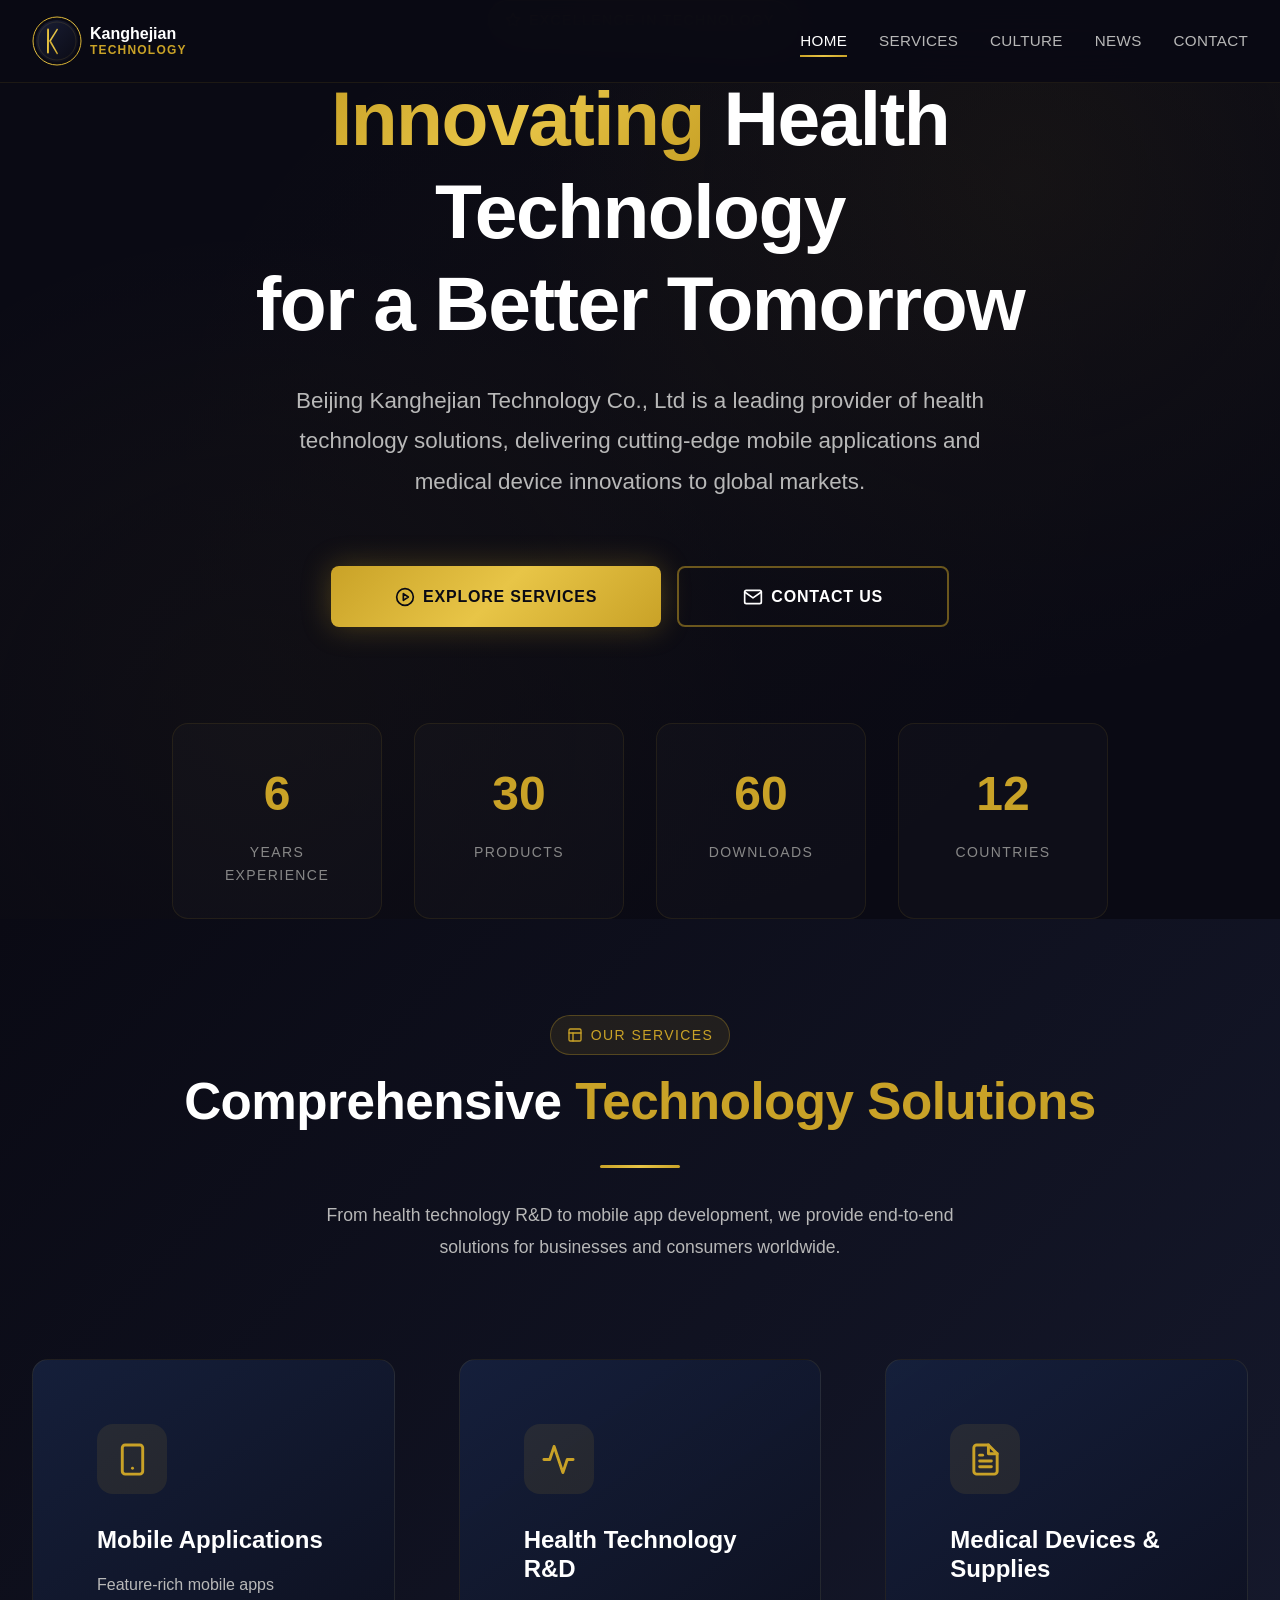
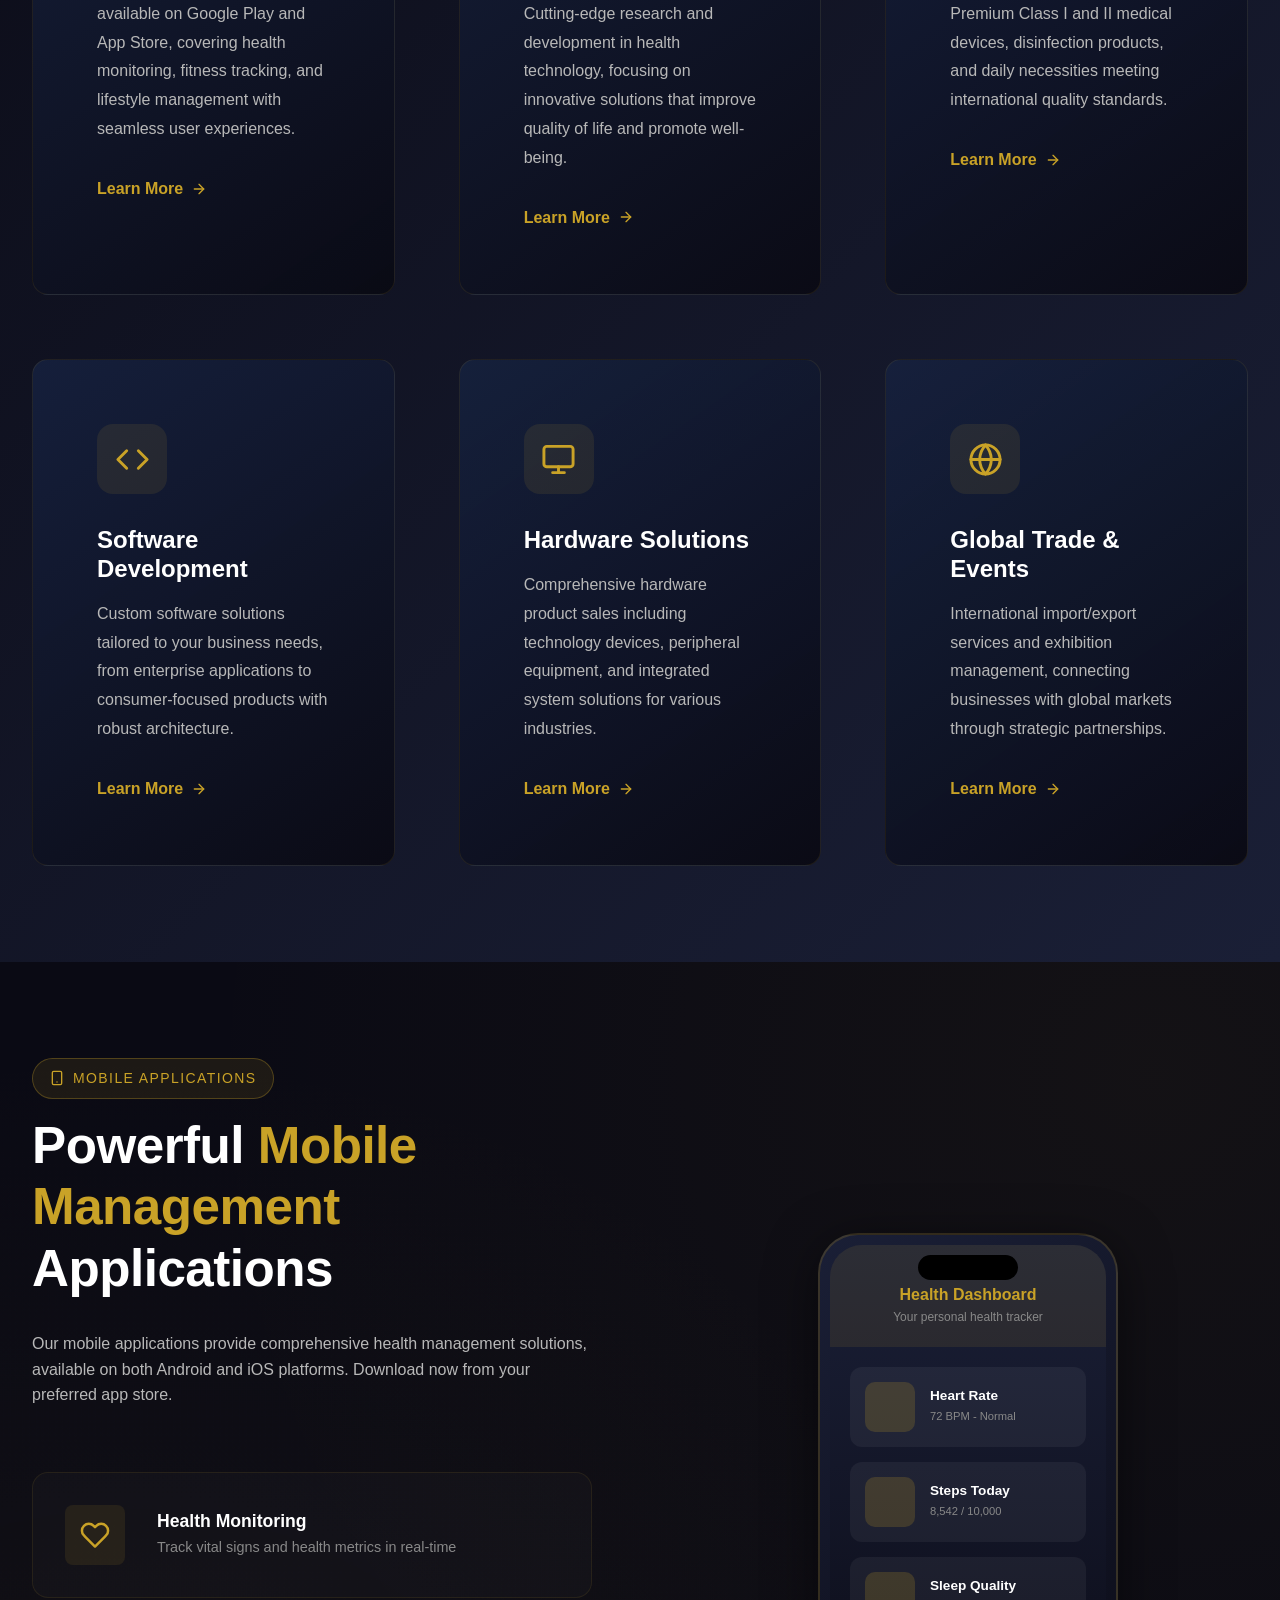
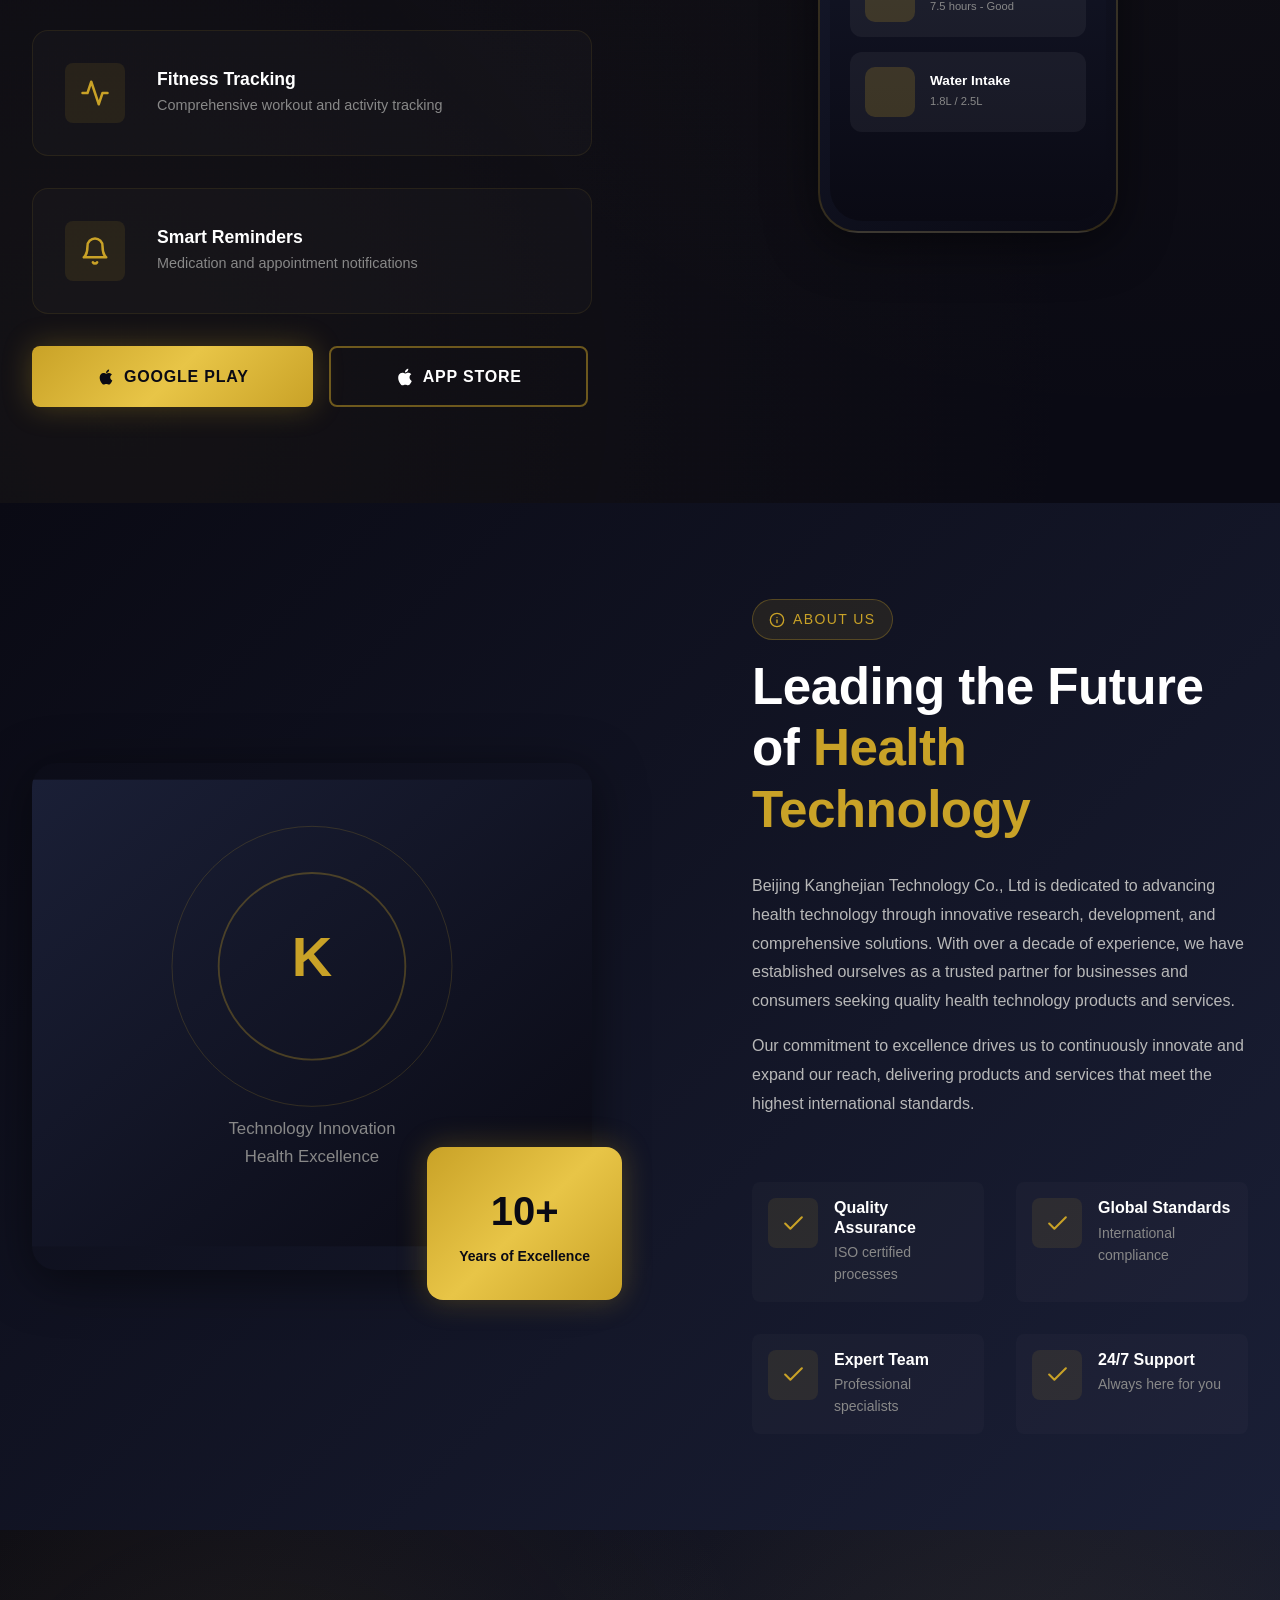
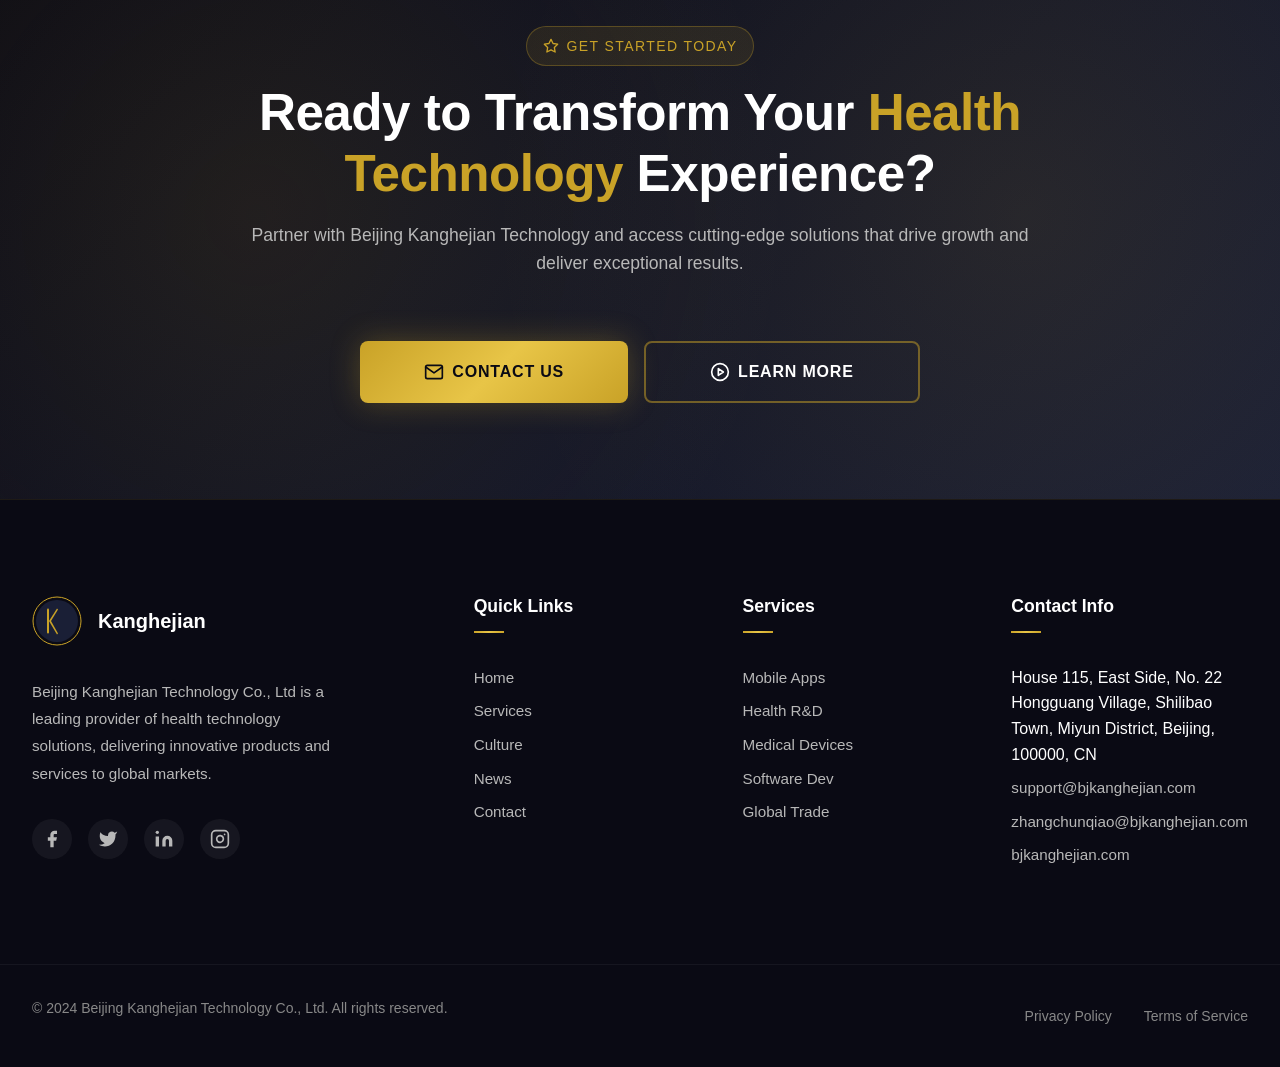
<file: index.html>
<!DOCTYPE html>
<html lang="en">
<head>
    <meta charset="UTF-8">
    <meta name="viewport" content="width=device-width, initial-scale=1.0">
    <meta name="description" content="Beijing Kanghejian Technology Co., Ltd - Leading provider of health technology R&D, medical device sales, software development, and mobile app solutions. Available on Google Play and App Store.">
    <meta name="keywords" content="health technology, medical devices, software development, mobile apps, health information consulting, medical supplies">
    <meta name="author" content="Beijing Kanghejian Technology Co., Ltd">
    <meta name="robots" content="index, follow">
    <meta name="language" content="English">
    
    <!-- Open Graph -->
    <meta property="og:title" content="Beijing Kanghejian Technology Co., Ltd">
    <meta property="og:description" content="Leading provider of health technology solutions, medical devices, and mobile applications.">
    <meta property="og:type" content="website">
    <meta property="og:url" content="https://bjkanghejian.com">
    <meta property="og:site_name" content="Beijing Kanghejian Technology">
    
    <!-- Twitter Card -->
    <meta name="twitter:card" content="summary_large_image">
    <meta name="twitter:title" content="Beijing Kanghejian Technology Co., Ltd">
    <meta name="twitter:description" content="Leading provider of health technology solutions, medical devices, and mobile applications.">
    
    <!-- Canonical URL -->
    <link rel="canonical" href="https://bjkanghejian.com">
    
    <title>Beijing Kanghejian Technology Co., Ltd | Health Technology & Mobile Apps</title>
    
    <!-- Favicon -->
    <link rel="icon" type="image/svg+xml" href="data:image/svg+xml,%3Csvg xmlns='http://www.w3.org/2000/svg' viewBox='0 0 100 100'%3E%3Ccircle cx='50' cy='50' r='48' fill='none' stroke='%23c9a227' stroke-width='2'/%3E%3Ccircle cx='50' cy='50' r='42' fill='%231a1f36'/%3E%3Ctext x='50' y='62' text-anchor='middle' font-size='36' font-weight='bold' fill='%23c9a227'%3EK%3C/text%3E%3C/svg%3E">
    
    <!-- Stylesheets -->
    <link rel="stylesheet" href="css/styles.css">
    
    <!-- Structured Data -->
    <script type="application/ld+json">
    {
        "@context": "https://schema.org",
        "@type": "Organization",
        "name": "Beijing Kanghejian Technology Co., Ltd",
        "url": "https://bjkanghejian.com",
        "logo": "https://bjkanghejian.com/images/logo.png",
        "description": "Leading provider of health technology R&D, medical device sales, software development, and mobile applications.",
        "address": {
            "@type": "PostalAddress",
            "streetAddress": "House 115, East Side, No. 22 Hongguang Village, Shilibao Town",
            "addressLocality": "Miyun District",
            "addressRegion": "Beijing",
            "postalCode": "100000",
            "addressCountry": "CN"
        },
        "contactPoint": {
            "@type": "ContactPoint",
            "email": "support@bjkanghejian.com",
            "contactType": "customer service"
        }
    }
    </script>
</head>
<body>
    <!-- Loading Screen -->
    <div class="loading-screen">
        <div class="loading-spinner"></div>
    </div>

    <!-- Header -->
    <header class="header">
        <div class="header-inner">
            <a href="index.html" class="logo">
                <svg xmlns="http://www.w3.org/2000/svg" viewBox="0 0 100 100" width="50" height="50">
                    <defs>
                        <linearGradient id="goldGradient" x1="0%" y1="0%" x2="100%" y2="100%">
                            <stop offset="0%" style="stop-color:#c9a227"/>
                            <stop offset="50%" style="stop-color:#e8c547"/>
                            <stop offset="100%" style="stop-color:#c9a227"/>
                        </linearGradient>
                        <linearGradient id="darkGradient" x1="0%" y1="0%" x2="100%" y2="100%">
                            <stop offset="0%" style="stop-color:#1a1f36"/>
                            <stop offset="100%" style="stop-color:#0a0a14"/>
                        </linearGradient>
                    </defs>
                    <circle cx="50" cy="50" r="48" fill="none" stroke="url(#goldGradient)" stroke-width="2"/>
                    <circle cx="50" cy="50" r="42" fill="url(#darkGradient)"/>
                    <g fill="url(#goldGradient)">
                        <rect x="30" y="25" width="4" height="50" rx="2"/>
                        <path d="M34 50 L50 25 L52 27 L38 50 Z"/>
                        <path d="M38 50 L52 75 L50 77 L34 50 Z"/>
                    </g>
                    <circle cx="50" cy="50" r="38" fill="none" stroke="url(#goldGradient)" stroke-width="0.5" opacity="0.5"/>
                </svg>
                <div class="logo-text">
                    <span>Kanghejian</span>
                    <span>Technology</span>
                </div>
            </a>
            
            <nav class="nav">
                <ul class="nav-list">
                    <li><a href="index.html" class="nav-link active">Home</a></li>
                    <li><a href="services.html" class="nav-link">Services</a></li>
                    <li><a href="culture.html" class="nav-link">Culture</a></li>
                    <li><a href="news.html" class="nav-link">News</a></li>
                    <li><a href="contact.html" class="nav-link">Contact</a></li>
                </ul>
            </nav>
            
            <button class="mobile-toggle" aria-label="Toggle navigation menu">
                <span></span>
                <span></span>
                <span></span>
            </button>
        </div>
    </header>

    <!-- Mobile Navigation -->
    <div class="mobile-nav">
        <button class="mobile-close" aria-label="Close navigation menu">×</button>
        <ul class="mobile-nav-list">
            <li><a href="index.html" class="mobile-nav-link">Home</a></li>
            <li><a href="services.html" class="mobile-nav-link">Services</a></li>
            <li><a href="culture.html" class="mobile-nav-link">Culture</a></li>
            <li><a href="news.html" class="mobile-nav-link">News</a></li>
            <li><a href="contact.html" class="mobile-nav-link">Contact</a></li>
        </ul>
    </div>

    <!-- Hero Section -->
    <section class="hero">
        <div class="hero-background">
            <div class="hero-particles"></div>
        </div>
        <div class="hero-overlay"></div>
        <div class="hero-content">
            <div class="hero-badge">
                <svg xmlns="http://www.w3.org/2000/svg" width="16" height="16" viewBox="0 0 24 24" fill="none" stroke="currentColor" stroke-width="2" stroke-linecap="round" stroke-linejoin="round">
                    <polygon points="12 2 15.09 8.26 22 9.27 17 14.14 18.18 21.02 12 17.77 5.82 21.02 7 14.14 2 9.27 8.91 8.26 12 2"/>
                </svg>
                Excellence in Technology
            </div>
            <h1 class="hero-title">
                <span class="highlight">Innovating</span> Health Technology<br>
                for a Better Tomorrow
            </h1>
            <p class="hero-subtitle">
                Beijing Kanghejian Technology Co., Ltd is a leading provider of health technology solutions, 
                delivering cutting-edge mobile applications and medical device innovations to global markets.
            </p>
            <div class="hero-buttons">
                <a href="services.html" class="btn btn-primary">
                    <svg xmlns="http://www.w3.org/2000/svg" width="20" height="20" viewBox="0 0 24 24" fill="none" stroke="currentColor" stroke-width="2" stroke-linecap="round" stroke-linejoin="round">
                        <circle cx="12" cy="12" r="10"/>
                        <polygon points="10 8 16 12 10 16 10 8"/>
                    </svg>
                    Explore Services
                </a>
                <a href="contact.html" class="btn btn-secondary">
                    <svg xmlns="http://www.w3.org/2000/svg" width="20" height="20" viewBox="0 0 24 24" fill="none" stroke="currentColor" stroke-width="2" stroke-linecap="round" stroke-linejoin="round">
                        <path d="M4 4h16c1.1 0 2 .9 2 2v12c0 1.1-.9 2-2 2H4c-1.1 0-2-.9-2-2V6c0-1.1.9-2 2-2z"/>
                        <polyline points="22,6 12,13 2,6"/>
                    </svg>
                    Contact Us
                </a>
            </div>
            <div class="hero-stats">
                <div class="hero-stat">
                    <div class="hero-stat-number" data-target="10" data-suffix="+">0+</div>
                    <div class="hero-stat-label">Years Experience</div>
                </div>
                <div class="hero-stat">
                    <div class="hero-stat-number" data-target="50" data-suffix="+">0+</div>
                    <div class="hero-stat-label">Products</div>
                </div>
                <div class="hero-stat">
                    <div class="hero-stat-number" data-target="100" data-suffix="K+">0+</div>
                    <div class="hero-stat-label">Downloads</div>
                </div>
                <div class="hero-stat">
                    <div class="hero-stat-number" data-target="20" data-suffix="+">0+</div>
                    <div class="hero-stat-label">Countries</div>
                </div>
            </div>
        </div>
    </section>

    <!-- Services Preview -->
    <section class="section section-gradient">
        <div class="container">
            <div class="section-header scroll-reveal">
                <div class="section-badge">
                    <svg xmlns="http://www.w3.org/2000/svg" width="16" height="16" viewBox="0 0 24 24" fill="none" stroke="currentColor" stroke-width="2" stroke-linecap="round" stroke-linejoin="round">
                        <rect x="3" y="3" width="18" height="18" rx="2" ry="2"/>
                        <line x1="3" y1="9" x2="21" y2="9"/>
                        <line x1="9" y1="21" x2="9" y2="9"/>
                    </svg>
                    Our Services
                </div>
                <h2 class="section-title">Comprehensive <span class="text-gold">Technology Solutions</span></h2>
                <div class="divider"></div>
                <p class="section-subtitle">
                    From health technology R&D to mobile app development, we provide end-to-end solutions 
                    for businesses and consumers worldwide.
                </p>
            </div>
            
            <div class="grid-3">
                <article class="card service-card scroll-reveal delay-1">
                    <div class="card-icon">
                        <svg xmlns="http://www.w3.org/2000/svg" width="35" height="35" viewBox="0 0 24 24" fill="none" stroke="currentColor" stroke-width="2" stroke-linecap="round" stroke-linejoin="round">
                            <rect x="5" y="2" width="14" height="20" rx="2" ry="2"/>
                            <line x1="12" y1="18" x2="12.01" y2="18"/>
                        </svg>
                    </div>
                    <h3 class="card-title">Mobile Applications</h3>
                    <p class="card-text">
                        Feature-rich mobile apps available on Google Play and App Store, covering health monitoring, 
                        fitness tracking, and lifestyle management with seamless user experiences.
                    </p>
                    <a href="services.html#mobile-apps" class="card-link">
                        Learn More
                        <svg xmlns="http://www.w3.org/2000/svg" width="16" height="16" viewBox="0 0 24 24" fill="none" stroke="currentColor" stroke-width="2" stroke-linecap="round" stroke-linejoin="round">
                            <line x1="5" y1="12" x2="19" y2="12"/>
                            <polyline points="12 5 19 12 12 19"/>
                        </svg>
                    </a>
                </article>
                
                <article class="card service-card scroll-reveal delay-2">
                    <div class="card-icon">
                        <svg xmlns="http://www.w3.org/2000/svg" width="35" height="35" viewBox="0 0 24 24" fill="none" stroke="currentColor" stroke-width="2" stroke-linecap="round" stroke-linejoin="round">
                            <path d="M22 12h-4l-3 9L9 3l-3 9H2"/>
                        </svg>
                    </div>
                    <h3 class="card-title">Health Technology R&D</h3>
                    <p class="card-text">
                        Cutting-edge research and development in health technology, focusing on innovative solutions 
                        that improve quality of life and promote well-being.
                    </p>
                    <a href="services.html#health-tech" class="card-link">
                        Learn More
                        <svg xmlns="http://www.w3.org/2000/svg" width="16" height="16" viewBox="0 0 24 24" fill="none" stroke="currentColor" stroke-width="2" stroke-linecap="round" stroke-linejoin="round">
                            <line x1="5" y1="12" x2="19" y2="12"/>
                            <polyline points="12 5 19 12 12 19"/>
                        </svg>
                    </a>
                </article>
                
                <article class="card service-card scroll-reveal delay-3">
                    <div class="card-icon">
                        <svg xmlns="http://www.w3.org/2000/svg" width="35" height="35" viewBox="0 0 24 24" fill="none" stroke="currentColor" stroke-width="2" stroke-linecap="round" stroke-linejoin="round">
                            <path d="M14 2H6a2 2 0 0 0-2 2v16a2 2 0 0 0 2 2h12a2 2 0 0 0 2-2V8z"/>
                            <polyline points="14 2 14 8 20 8"/>
                            <line x1="16" y1="13" x2="8" y2="13"/>
                            <line x1="16" y1="17" x2="8" y2="17"/>
                            <polyline points="10 9 9 9 8 9"/>
                        </svg>
                    </div>
                    <h3 class="card-title">Medical Devices & Supplies</h3>
                    <p class="card-text">
                        Premium Class I and II medical devices, disinfection products, and daily necessities 
                        meeting international quality standards.
                    </p>
                    <a href="services.html#medical" class="card-link">
                        Learn More
                        <svg xmlns="http://www.w3.org/2000/svg" width="16" height="16" viewBox="0 0 24 24" fill="none" stroke="currentColor" stroke-width="2" stroke-linecap="round" stroke-linejoin="round">
                            <line x1="5" y1="12" x2="19" y2="12"/>
                            <polyline points="12 5 19 12 12 19"/>
                        </svg>
                    </a>
                </article>
                
                <article class="card service-card scroll-reveal delay-4">
                    <div class="card-icon">
                        <svg xmlns="http://www.w3.org/2000/svg" width="35" height="35" viewBox="0 0 24 24" fill="none" stroke="currentColor" stroke-width="2" stroke-linecap="round" stroke-linejoin="round">
                            <polyline points="16 18 22 12 16 6"/>
                            <polyline points="8 6 2 12 8 18"/>
                        </svg>
                    </div>
                    <h3 class="card-title">Software Development</h3>
                    <p class="card-text">
                        Custom software solutions tailored to your business needs, from enterprise applications 
                        to consumer-focused products with robust architecture.
                    </p>
                    <a href="services.html#software" class="card-link">
                        Learn More
                        <svg xmlns="http://www.w3.org/2000/svg" width="16" height="16" viewBox="0 0 24 24" fill="none" stroke="currentColor" stroke-width="2" stroke-linecap="round" stroke-linejoin="round">
                            <line x1="5" y1="12" x2="19" y2="12"/>
                            <polyline points="12 5 19 12 12 19"/>
                        </svg>
                    </a>
                </article>
                
                <article class="card service-card scroll-reveal delay-5">
                    <div class="card-icon">
                        <svg xmlns="http://www.w3.org/2000/svg" width="35" height="35" viewBox="0 0 24 24" fill="none" stroke="currentColor" stroke-width="2" stroke-linecap="round" stroke-linejoin="round">
                            <rect x="2" y="3" width="20" height="14" rx="2" ry="2"/>
                            <line x1="8" y1="21" x2="16" y2="21"/>
                            <line x1="12" y1="17" x2="12" y2="21"/>
                        </svg>
                    </div>
                    <h3 class="card-title">Hardware Solutions</h3>
                    <p class="card-text">
                        Comprehensive hardware product sales including technology devices, peripheral equipment, 
                        and integrated system solutions for various industries.
                    </p>
                    <a href="services.html#hardware" class="card-link">
                        Learn More
                        <svg xmlns="http://www.w3.org/2000/svg" width="16" height="16" viewBox="0 0 24 24" fill="none" stroke="currentColor" stroke-width="2" stroke-linecap="round" stroke-linejoin="round">
                            <line x1="5" y1="12" x2="19" y2="12"/>
                            <polyline points="12 5 19 12 12 19"/>
                        </svg>
                    </a>
                </article>
                
                <article class="card service-card scroll-reveal delay-6">
                    <div class="card-icon">
                        <svg xmlns="http://www.w3.org/2000/svg" width="35" height="35" viewBox="0 0 24 24" fill="none" stroke="currentColor" stroke-width="2" stroke-linecap="round" stroke-linejoin="round">
                            <circle cx="12" cy="12" r="10"/>
                            <line x1="2" y1="12" x2="22" y2="12"/>
                            <path d="M12 2a15.3 15.3 0 0 1 4 10 15.3 15.3 0 0 1-4 10 15.3 15.3 0 0 1-4-10 15.3 15.3 0 0 1 4-10z"/>
                        </svg>
                    </div>
                    <h3 class="card-title">Global Trade & Events</h3>
                    <p class="card-text">
                        International import/export services and exhibition management, connecting businesses 
                        with global markets through strategic partnerships.
                    </p>
                    <a href="services.html#global" class="card-link">
                        Learn More
                        <svg xmlns="http://www.w3.org/2000/svg" width="16" height="16" viewBox="0 0 24 24" fill="none" stroke="currentColor" stroke-width="2" stroke-linecap="round" stroke-linejoin="round">
                            <line x1="5" y1="12" x2="19" y2="12"/>
                            <polyline points="12 5 19 12 12 19"/>
                        </svg>
                    </a>
                </article>
            </div>
        </div>
    </section>

    <!-- Mobile Apps Section -->
    <section class="section apps-section">
        <div class="container">
            <div class="apps-showcase">
                <div class="apps-content scroll-reveal-left">
                    <div class="section-badge">
                        <svg xmlns="http://www.w3.org/2000/svg" width="16" height="16" viewBox="0 0 24 24" fill="none" stroke="currentColor" stroke-width="2" stroke-linecap="round" stroke-linejoin="round">
                            <rect x="5" y="2" width="14" height="20" rx="2" ry="2"/>
                            <line x1="12" y1="18" x2="12.01" y2="18"/>
                        </svg>
                        Mobile Applications
                    </div>
                    <h2>Powerful <span class="text-gold">Mobile Management</span> Applications</h2>
                    <p style="color: var(--text-secondary); margin-top: 1rem;">
                        Our mobile applications provide comprehensive health management solutions, 
                        available on both Android and iOS platforms. Download now from your preferred app store.
                    </p>
                    <div class="apps-list">
                        <div class="app-item">
                            <div class="app-icon">
                                <svg xmlns="http://www.w3.org/2000/svg" width="30" height="30" viewBox="0 0 24 24" fill="none" stroke="currentColor" stroke-width="2" stroke-linecap="round" stroke-linejoin="round">
                                    <path d="M20.84 4.61a5.5 5.5 0 0 0-7.78 0L12 5.67l-1.06-1.06a5.5 5.5 0 0 0-7.78 7.78l1.06 1.06L12 21.23l7.78-7.78 1.06-1.06a5.5 5.5 0 0 0 0-7.78z"/>
                                </svg>
                            </div>
                            <div class="app-info">
                                <h4>Health Monitoring</h4>
                                <p>Track vital signs and health metrics in real-time</p>
                            </div>
                        </div>
                        <div class="app-item">
                            <div class="app-icon">
                                <svg xmlns="http://www.w3.org/2000/svg" width="30" height="30" viewBox="0 0 24 24" fill="none" stroke="currentColor" stroke-width="2" stroke-linecap="round" stroke-linejoin="round">
                                    <polyline points="22 12 18 12 15 21 9 3 6 12 2 12"/>
                                </svg>
                            </div>
                            <div class="app-info">
                                <h4>Fitness Tracking</h4>
                                <p>Comprehensive workout and activity tracking</p>
                            </div>
                        </div>
                        <div class="app-item">
                            <div class="app-icon">
                                <svg xmlns="http://www.w3.org/2000/svg" width="30" height="30" viewBox="0 0 24 24" fill="none" stroke="currentColor" stroke-width="2" stroke-linecap="round" stroke-linejoin="round">
                                    <path d="M18 8A6 6 0 0 0 6 8c0 7-3 9-3 9h18s-3-2-3-9"/>
                                    <path d="M13.73 21a2 2 0 0 1-3.46 0"/>
                                </svg>
                            </div>
                            <div class="app-info">
                                <h4>Smart Reminders</h4>
                                <p>Medication and appointment notifications</p>
                            </div>
                        </div>
                    </div>
                    <div style="margin-top: 2rem; display: flex; gap: 1rem; flex-wrap: wrap;">
                        <a href="#" class="btn btn-primary" style="display: inline-flex; align-items: center; gap: 0.5rem;">
                            <svg xmlns="http://www.w3.org/2000/svg" width="20" height="20" viewBox="0 0 24 24" fill="currentColor">
                                <path d="M17.05 20.28c-.98.95-2.05.8-3.08.35-1.09-.46-2.09-.48-3.24 0-1.44.62-2.2.44-3.06-.35C2.79 15.25 3.51 7.59 9.05 7.31c1.35.07 2.29.74 3.08.8 1.18-.24 2.31-.93 3.57-.84 1.51.12 2.65.72 3.4 1.8-3.12 1.87-2.38 5.98.48 7.13-.57 1.5-1.31 2.99-2.54 4.09l.01-.01zM12.03 7.25c-.15-2.23 1.66-4.07 3.74-4.25.29 2.58-2.34 4.5-3.74 4.25z"/>
                            </svg>
                            Google Play
                        </a>
                        <a href="#" class="btn btn-secondary" style="display: inline-flex; align-items: center; gap: 0.5rem;">
                            <svg xmlns="http://www.w3.org/2000/svg" width="20" height="20" viewBox="0 0 24 24" fill="currentColor">
                                <path d="M18.71 19.5c-.83 1.24-1.71 2.45-3.05 2.47-1.34.03-1.77-.79-3.29-.79-1.53 0-2 .77-3.27.82-1.31.05-2.3-1.32-3.14-2.53C4.25 17 2.94 12.45 4.7 9.39c.87-1.52 2.43-2.48 4.12-2.51 1.28-.02 2.5.87 3.29.87.78 0 2.26-1.07 3.81-.91.65.03 2.47.26 3.64 1.98-.09.06-2.17 1.28-2.15 3.81.03 3.02 2.65 4.03 2.68 4.04-.03.07-.42 1.44-1.38 2.83M13 3.5c.73-.83 1.94-1.46 2.94-1.5.13 1.17-.34 2.35-1.04 3.19-.69.85-1.83 1.51-2.95 1.42-.15-1.15.41-2.35 1.05-3.11z"/>
                            </svg>
                            App Store
                        </a>
                    </div>
                </div>
                <div class="apps-image scroll-reveal-right">
                    <div class="phone-mockup">
                        <div class="phone-screen">
                            <div class="phone-header">
                                <h4>Health Dashboard</h4>
                                <p>Your personal health tracker</p>
                            </div>
                            <div class="phone-content">
                                <div class="phone-card">
                                    <div class="phone-card-icon"></div>
                                    <div class="phone-card-text">
                                        <h5>Heart Rate</h5>
                                        <p>72 BPM - Normal</p>
                                    </div>
                                </div>
                                <div class="phone-card">
                                    <div class="phone-card-icon"></div>
                                    <div class="phone-card-text">
                                        <h5>Steps Today</h5>
                                        <p>8,542 / 10,000</p>
                                    </div>
                                </div>
                                <div class="phone-card">
                                    <div class="phone-card-icon"></div>
                                    <div class="phone-card-text">
                                        <h5>Sleep Quality</h5>
                                        <p>7.5 hours - Good</p>
                                    </div>
                                </div>
                                <div class="phone-card">
                                    <div class="phone-card-icon"></div>
                                    <div class="phone-card-text">
                                        <h5>Water Intake</h5>
                                        <p>1.8L / 2.5L</p>
                                    </div>
                                </div>
                            </div>
                        </div>
                    </div>
                </div>
            </div>
        </div>
    </section>

    <!-- About Section -->
    <section class="section about-section">
        <div class="container">
            <div class="about-grid">
                <div class="about-image scroll-reveal-left">
                    <div class="about-image-main">
                        <svg xmlns="http://www.w3.org/2000/svg" viewBox="0 0 600 500" width="100%" height="500">
                            <defs>
                                <linearGradient id="aboutGrad" x1="0%" y1="0%" x2="100%" y2="100%">
                                    <stop offset="0%" style="stop-color:#1a1f36"/>
                                    <stop offset="100%" style="stop-color:#0a0a14"/>
                                </linearGradient>
                            </defs>
                            <rect width="600" height="500" fill="url(#aboutGrad)"/>
                            <circle cx="300" cy="200" r="100" fill="none" stroke="#c9a227" stroke-width="2" opacity="0.3"/>
                            <circle cx="300" cy="200" r="150" fill="none" stroke="#c9a227" stroke-width="1" opacity="0.2"/>
                            <text x="300" y="210" text-anchor="middle" font-size="60" font-weight="bold" fill="#c9a227">K</text>
                            <text x="300" y="380" text-anchor="middle" font-size="18" fill="#888">Technology Innovation</text>
                            <text x="300" y="410" text-anchor="middle" font-size="18" fill="#888">Health Excellence</text>
                        </svg>
                    </div>
                    <div class="about-image-badge">
                        <span class="number">10+</span>
                        <span class="text">Years of Excellence</span>
                    </div>
                </div>
                <div class="about-content scroll-reveal-right">
                    <div class="section-badge">
                        <svg xmlns="http://www.w3.org/2000/svg" width="16" height="16" viewBox="0 0 24 24" fill="none" stroke="currentColor" stroke-width="2" stroke-linecap="round" stroke-linejoin="round">
                            <circle cx="12" cy="12" r="10"/>
                            <line x1="12" y1="16" x2="12" y2="12"/>
                            <line x1="12" y1="8" x2="12.01" y2="8"/>
                        </svg>
                        About Us
                    </div>
                    <h2>Leading the Future of <span class="text-gold">Health Technology</span></h2>
                    <p style="color: var(--text-secondary); line-height: 1.8;">
                        Beijing Kanghejian Technology Co., Ltd is dedicated to advancing health technology 
                        through innovative research, development, and comprehensive solutions. With over a 
                        decade of experience, we have established ourselves as a trusted partner for businesses 
                        and consumers seeking quality health technology products and services.
                    </p>
                    <p style="color: var(--text-secondary); line-height: 1.8;">
                        Our commitment to excellence drives us to continuously innovate and expand our 
                        reach, delivering products and services that meet the highest international standards.
                    </p>
                    <div class="about-features">
                        <div class="about-feature">
                            <div class="about-feature-icon">
                                <svg xmlns="http://www.w3.org/2000/svg" width="25" height="25" viewBox="0 0 24 24" fill="none" stroke="currentColor" stroke-width="2" stroke-linecap="round" stroke-linejoin="round">
                                    <polyline points="20 6 9 17 4 12"/>
                                </svg>
                            </div>
                            <div>
                                <h4>Quality Assurance</h4>
                                <p>ISO certified processes</p>
                            </div>
                        </div>
                        <div class="about-feature">
                            <div class="about-feature-icon">
                                <svg xmlns="http://www.w3.org/2000/svg" width="25" height="25" viewBox="0 0 24 24" fill="none" stroke="currentColor" stroke-width="2" stroke-linecap="round" stroke-linejoin="round">
                                    <polyline points="20 6 9 17 4 12"/>
                                </svg>
                            </div>
                            <div>
                                <h4>Global Standards</h4>
                                <p>International compliance</p>
                            </div>
                        </div>
                        <div class="about-feature">
                            <div class="about-feature-icon">
                                <svg xmlns="http://www.w3.org/2000/svg" width="25" height="25" viewBox="0 0 24 24" fill="none" stroke="currentColor" stroke-width="2" stroke-linecap="round" stroke-linejoin="round">
                                    <polyline points="20 6 9 17 4 12"/>
                                </svg>
                            </div>
                            <div>
                                <h4>Expert Team</h4>
                                <p>Professional specialists</p>
                            </div>
                        </div>
                        <div class="about-feature">
                            <div class="about-feature-icon">
                                <svg xmlns="http://www.w3.org/2000/svg" width="25" height="25" viewBox="0 0 24 24" fill="none" stroke="currentColor" stroke-width="2" stroke-linecap="round" stroke-linejoin="round">
                                    <polyline points="20 6 9 17 4 12"/>
                                </svg>
                            </div>
                            <div>
                                <h4>24/7 Support</h4>
                                <p>Always here for you</p>
                            </div>
                        </div>
                    </div>
                </div>
            </div>
        </div>
    </section>

    <!-- CTA Section -->
    <section class="section cta-section">
        <div class="container">
            <div class="cta-content scroll-reveal">
                <div class="section-badge">
                    <svg xmlns="http://www.w3.org/2000/svg" width="16" height="16" viewBox="0 0 24 24" fill="none" stroke="currentColor" stroke-width="2" stroke-linecap="round" stroke-linejoin="round">
                        <polygon points="12 2 15.09 8.26 22 9.27 17 14.14 18.18 21.02 12 17.77 5.82 21.02 7 14.14 2 9.27 8.91 8.26 12 2"/>
                    </svg>
                    Get Started Today
                </div>
                <h2>Ready to Transform Your <span class="text-gold">Health Technology</span> Experience?</h2>
                <p style="color: var(--text-secondary);">
                    Partner with Beijing Kanghejian Technology and access cutting-edge solutions 
                    that drive growth and deliver exceptional results.
                </p>
                <div class="cta-buttons">
                    <a href="contact.html" class="btn btn-primary">
                        <svg xmlns="http://www.w3.org/2000/svg" width="20" height="20" viewBox="0 0 24 24" fill="none" stroke="currentColor" stroke-width="2" stroke-linecap="round" stroke-linejoin="round">
                            <path d="M4 4h16c1.1 0 2 .9 2 2v12c0 1.1-.9 2-2 2H4c-1.1 0-2-.9-2-2V6c0-1.1.9-2 2-2z"/>
                            <polyline points="22,6 12,13 2,6"/>
                        </svg>
                        Contact Us
                    </a>
                    <a href="services.html" class="btn btn-secondary">
                        <svg xmlns="http://www.w3.org/2000/svg" width="20" height="20" viewBox="0 0 24 24" fill="none" stroke="currentColor" stroke-width="2" stroke-linecap="round" stroke-linejoin="round">
                            <circle cx="12" cy="12" r="10"/>
                            <polygon points="10 8 16 12 10 16 10 8"/>
                        </svg>
                        Learn More
                    </a>
                </div>
            </div>
        </div>
    </section>

    <!-- Footer -->
    <footer class="footer">
        <div class="footer-main">
            <div class="container">
                <div class="footer-grid">
                    <div class="footer-brand">
                        <div class="footer-logo">
                            <svg xmlns="http://www.w3.org/2000/svg" viewBox="0 0 100 100" width="50" height="50">
                                <circle cx="50" cy="50" r="48" fill="none" stroke="#c9a227" stroke-width="2"/>
                                <circle cx="50" cy="50" r="42" fill="#1a1f36"/>
                                <g fill="#c9a227">
                                    <rect x="30" y="25" width="4" height="50" rx="2"/>
                                    <path d="M34 50 L50 25 L52 27 L38 50 Z"/>
                                    <path d="M38 50 L52 75 L50 77 L34 50 Z"/>
                                </g>
                            </svg>
                            <span>Kanghejian</span>
                        </div>
                        <p>
                            Beijing Kanghejian Technology Co., Ltd is a leading provider of health technology 
                            solutions, delivering innovative products and services to global markets.
                        </p>
                        <div class="footer-social">
                            <a href="#" aria-label="Facebook">
                                <svg xmlns="http://www.w3.org/2000/svg" width="20" height="20" viewBox="0 0 24 24" fill="currentColor">
                                    <path d="M18 2h-3a5 5 0 0 0-5 5v3H7v4h3v8h4v-8h3l1-4h-4V7a1 1 0 0 1 1-1h3z"/>
                                </svg>
                            </a>
                            <a href="#" aria-label="Twitter">
                                <svg xmlns="http://www.w3.org/2000/svg" width="20" height="20" viewBox="0 0 24 24" fill="currentColor">
                                    <path d="M23 3a10.9 10.9 0 0 1-3.14 1.53 4.48 4.48 0 0 0-7.86 3v1A10.66 10.66 0 0 1 3 4s-4 9 5 13a11.64 11.64 0 0 1-7 2c9 5 20 0 20-11.5a4.5 4.5 0 0 0-.08-.83A7.72 7.72 0 0 0 23 3z"/>
                                </svg>
                            </a>
                            <a href="#" aria-label="LinkedIn">
                                <svg xmlns="http://www.w3.org/2000/svg" width="20" height="20" viewBox="0 0 24 24" fill="currentColor">
                                    <path d="M16 8a6 6 0 0 1 6 6v7h-4v-7a2 2 0 0 0-2-2 2 2 0 0 0-2 2v7h-4v-7a6 6 0 0 1 6-6z"/>
                                    <rect x="2" y="9" width="4" height="12"/>
                                    <circle cx="4" cy="4" r="2"/>
                                </svg>
                            </a>
                            <a href="#" aria-label="Instagram">
                                <svg xmlns="http://www.w3.org/2000/svg" width="20" height="20" viewBox="0 0 24 24" fill="none" stroke="currentColor" stroke-width="2" stroke-linecap="round" stroke-linejoin="round">
                                    <rect x="2" y="2" width="20" height="20" rx="5" ry="5"/>
                                    <path d="M16 11.37A4 4 0 1 1 12.63 8 4 4 0 0 1 16 11.37z"/>
                                    <line x1="17.5" y1="6.5" x2="17.51" y2="6.5"/>
                                </svg>
                            </a>
                        </div>
                    </div>
                    <div class="footer-column">
                        <h4>Quick Links</h4>
                        <ul class="footer-links">
                            <li><a href="index.html">Home</a></li>
                            <li><a href="services.html">Services</a></li>
                            <li><a href="culture.html">Culture</a></li>
                            <li><a href="news.html">News</a></li>
                            <li><a href="contact.html">Contact</a></li>
                        </ul>
                    </div>
                    <div class="footer-column">
                        <h4>Services</h4>
                        <ul class="footer-links">
                            <li><a href="services.html#mobile-apps">Mobile Apps</a></li>
                            <li><a href="services.html#health-tech">Health R&D</a></li>
                            <li><a href="services.html#medical">Medical Devices</a></li>
                            <li><a href="services.html#software">Software Dev</a></li>
                            <li><a href="services.html#global">Global Trade</a></li>
                        </ul>
                    </div>
                    <div class="footer-column">
                        <h4>Contact Info</h4>
                        <ul class="footer-links">
                            <li>House 115, East Side, No. 22 Hongguang Village, Shilibao Town, Miyun District, Beijing, 100000, CN</li>
                            <li><a href="mailto:support@bjkanghejian.com">support@bjkanghejian.com</a></li>
                            <li><a href="mailto:zhangchunqiao@bjkanghejian.com">zhangchunqiao@bjkanghejian.com</a></li>
                            <li><a href="https://bjkanghejian.com">bjkanghejian.com</a></li>
                        </ul>
                    </div>
                </div>
            </div>
        </div>
        <div class="footer-bottom">
            <div class="container">
                <div class="footer-bottom-inner">
                    <p class="footer-copyright">
                        © 2024 Beijing Kanghejian Technology Co., Ltd. All rights reserved.
                    </p>
                    <div class="footer-legal">
                        <a href="privacy.html">Privacy Policy</a>
                        <a href="terms.html">Terms of Service</a>
                    </div>
                </div>
            </div>
        </div>
    </footer>

    <!-- Scripts -->
    <script src="js/main.js"></script>
</body>
</html>
</file>
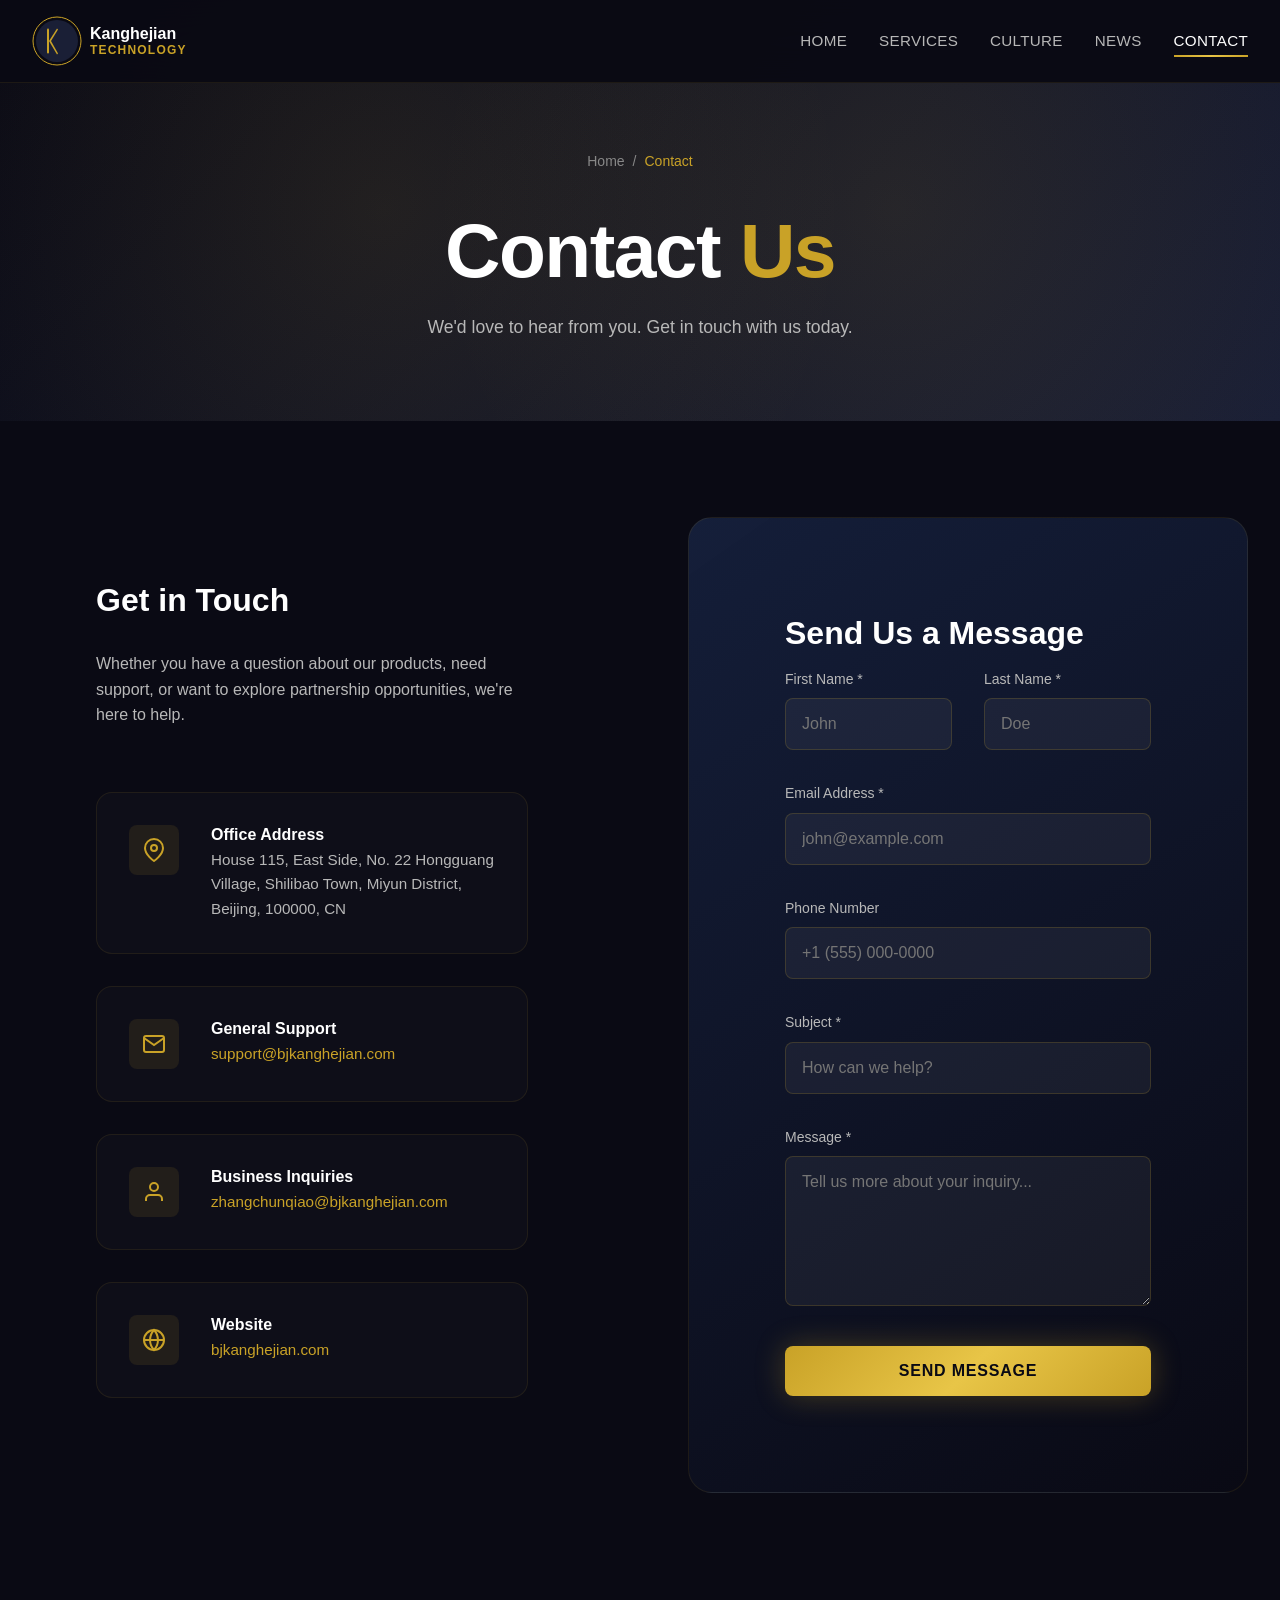
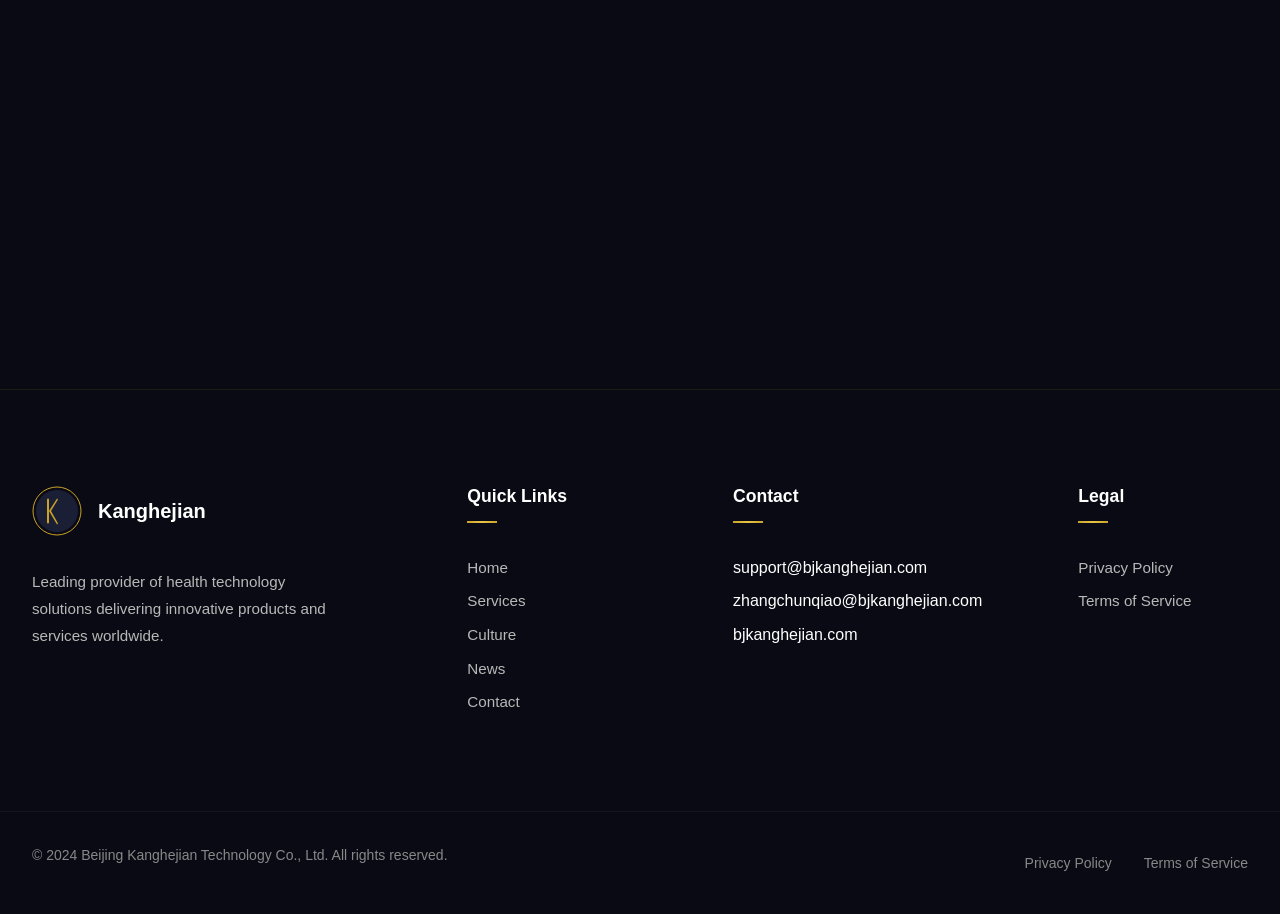
<file: contact.html>
<!DOCTYPE html>
<html lang="en">
<head>
    <meta charset="UTF-8">
    <meta name="viewport" content="width=device-width, initial-scale=1.0">
    <meta name="description" content="Contact Beijing Kanghejian Technology Co., Ltd - Get in touch with us for business inquiries, support, and partnership opportunities.">
    <meta name="robots" content="index, follow">
    <meta property="og:title" content="Contact Us | Beijing Kanghejian Technology">
    <link rel="canonical" href="https://bjkanghejian.com/contact">
    <title>Contact Us | Beijing Kanghejian Technology Co., Ltd</title>
    <link rel="icon" type="image/svg+xml" href="data:image/svg+xml,%3Csvg xmlns='http://www.w3.org/2000/svg' viewBox='0 0 100 100'%3E%3Ccircle cx='50' cy='50' r='48' fill='none' stroke='%23c9a227' stroke-width='2'/%3E%3Ccircle cx='50' cy='50' r='42' fill='%231a1f36'/%3E%3Ctext x='50' y='62' text-anchor='middle' font-size='36' font-weight='bold' fill='%23c9a227'%3EK%3C/text%3E%3C/svg%3E">
    <link rel="stylesheet" href="css/styles.css">
</head>
<body>
    <div class="loading-screen"><div class="loading-spinner"></div></div>
    <header class="header">
        <div class="header-inner">
            <a href="index.html" class="logo">
                <svg xmlns="http://www.w3.org/2000/svg" viewBox="0 0 100 100" width="50" height="50"><circle cx="50" cy="50" r="48" fill="none" stroke="#c9a227" stroke-width="2"/><circle cx="50" cy="50" r="42" fill="#1a1f36"/><g fill="#c9a227"><rect x="30" y="25" width="4" height="50" rx="2"/><path d="M34 50 L50 25 L52 27 L38 50 Z"/><path d="M38 50 L52 75 L50 77 L34 50 Z"/></g></svg>
                <div class="logo-text"><span>Kanghejian</span><span>Technology</span></div>
            </a>
            <nav class="nav">
                <ul class="nav-list">
                    <li><a href="index.html" class="nav-link">Home</a></li>
                    <li><a href="services.html" class="nav-link">Services</a></li>
                    <li><a href="culture.html" class="nav-link">Culture</a></li>
                    <li><a href="news.html" class="nav-link">News</a></li>
                    <li><a href="contact.html" class="nav-link active">Contact</a></li>
                </ul>
            </nav>
            <button class="mobile-toggle" aria-label="Toggle"><span></span><span></span><span></span></button>
        </div>
    </header>
    <div class="mobile-nav">
        <button class="mobile-close" aria-label="Close">×</button>
        <ul class="mobile-nav-list">
            <li><a href="index.html" class="mobile-nav-link">Home</a></li>
            <li><a href="services.html" class="mobile-nav-link">Services</a></li>
            <li><a href="culture.html" class="mobile-nav-link">Culture</a></li>
            <li><a href="news.html" class="mobile-nav-link">News</a></li>
            <li><a href="contact.html" class="mobile-nav-link">Contact</a></li>
        </ul>
    </div>

    <div class="page-header">
        <div class="page-header-content">
            <nav class="breadcrumb"><a href="index.html">Home</a><span>/</span><span class="current">Contact</span></nav>
            <h1>Contact <span class="text-gold">Us</span></h1>
            <p>We'd love to hear from you. Get in touch with us today.</p>
        </div>
    </div>

    <section class="section contact-section">
        <div class="container">
            <div class="contact-grid">
                <div class="contact-info scroll-reveal-left">
                    <h3>Get in Touch</h3>
                    <p>Whether you have a question about our products, need support, or want to explore partnership opportunities, we're here to help.</p>
                    <div class="contact-list">
                        <div class="contact-item">
                            <div class="contact-icon"><svg xmlns="http://www.w3.org/2000/svg" width="24" height="24" viewBox="0 0 24 24" fill="none" stroke="currentColor" stroke-width="2"><path d="M21 10c0 7-9 13-9 13s-9-6-9-13a9 9 0 0 1 18 0z"/><circle cx="12" cy="10" r="3"/></svg></div>
                            <div><h4>Office Address</h4><p>House 115, East Side, No. 22 Hongguang Village, Shilibao Town, Miyun District, Beijing, 100000, CN</p></div>
                        </div>
                        <div class="contact-item">
                            <div class="contact-icon"><svg xmlns="http://www.w3.org/2000/svg" width="24" height="24" viewBox="0 0 24 24" fill="none" stroke="currentColor" stroke-width="2"><path d="M4 4h16c1.1 0 2 .9 2 2v12c0 1.1-.9 2-2 2H4c-1.1 0-2-.9-2-2V6c0-1.1.9-2 2-2z"/><polyline points="22,6 12,13 2,6"/></svg></div>
                            <div><h4>General Support</h4><p><a href="mailto:support@bjkanghejian.com">support@bjkanghejian.com</a></p></div>
                        </div>
                        <div class="contact-item">
                            <div class="contact-icon"><svg xmlns="http://www.w3.org/2000/svg" width="24" height="24" viewBox="0 0 24 24" fill="none" stroke="currentColor" stroke-width="2"><path d="M20 21v-2a4 4 0 0 0-4-4H8a4 4 0 0 0-4 4v2"/><circle cx="12" cy="7" r="4"/></svg></div>
                            <div><h4>Business Inquiries</h4><p><a href="mailto:zhangchunqiao@bjkanghejian.com">zhangchunqiao@bjkanghejian.com</a></p></div>
                        </div>
                        <div class="contact-item">
                            <div class="contact-icon"><svg xmlns="http://www.w3.org/2000/svg" width="24" height="24" viewBox="0 0 24 24" fill="none" stroke="currentColor" stroke-width="2"><circle cx="12" cy="12" r="10"/><line x1="2" y1="12" x2="22" y2="12"/><path d="M12 2a15.3 15.3 0 0 1 4 10 15.3 15.3 0 0 1-4 10 15.3 15.3 0 0 1-4-10 15.3 15.3 0 0 1 4-10z"/></svg></div>
                            <div><h4>Website</h4><p><a href="https://bjkanghejian.com">bjkanghejian.com</a></p></div>
                        </div>
                    </div>
                </div>
                <div class="contact-form scroll-reveal-right">
                    <h3>Send Us a Message</h3>
                    <form data-validate>
                        <div class="form-row">
                            <div class="form-group">
                                <label class="form-label" for="firstName">First Name *</label>
                                <input type="text" id="firstName" class="form-input" placeholder="John" required>
                            </div>
                            <div class="form-group">
                                <label class="form-label" for="lastName">Last Name *</label>
                                <input type="text" id="lastName" class="form-input" placeholder="Doe" required>
                            </div>
                        </div>
                        <div class="form-group">
                            <label class="form-label" for="email">Email Address *</label>
                            <input type="email" id="email" class="form-input" placeholder="john@example.com" required>
                        </div>
                        <div class="form-group">
                            <label class="form-label" for="phone">Phone Number</label>
                            <input type="tel" id="phone" class="form-input" placeholder="+1 (555) 000-0000">
                        </div>
                        <div class="form-group">
                            <label class="form-label" for="subject">Subject *</label>
                            <input type="text" id="subject" class="form-input" placeholder="How can we help?" required>
                        </div>
                        <div class="form-group">
                            <label class="form-label" for="message">Message *</label>
                            <textarea id="message" class="form-textarea" placeholder="Tell us more about your inquiry..." required></textarea>
                        </div>
                        <button type="submit" class="btn btn-primary" style="width: 100%;">Send Message</button>
                    </form>
                </div>
            </div>
        </div>
    </section>

    <section class="map-section">
        <iframe src="https://www.google.com/maps/embed?pb=!1m18!1m12!1m3!1d60976.4567887646!2d116.75!3d40.38!2m3!1f0!2f0!3f0!3m2!1i1024!2i768!4f13.1!3m3!1m2!1s0x35f0330c0f0f0f0f%3A0x0!2sMiyun%20District%2C%20Beijing%2C%20China!5e0!3m2!1sen!2sus!4v1620000000000!5m2!1sen!2sus" allowfullscreen="" loading="lazy"></iframe>
    </section>

    <footer class="footer">
        <div class="footer-main"><div class="container"><div class="footer-grid"><div class="footer-brand"><div class="footer-logo"><svg xmlns="http://www.w3.org/2000/svg" viewBox="0 0 100 100" width="50" height="50"><circle cx="50" cy="50" r="48" fill="none" stroke="#c9a227" stroke-width="2"/><circle cx="50" cy="50" r="42" fill="#1a1f36"/><g fill="#c9a227"><rect x="30" y="25" width="4" height="50" rx="2"/><path d="M34 50 L50 25 L52 27 L38 50 Z"/><path d="M38 50 L52 75 L50 77 L34 50 Z"/></g></svg><span>Kanghejian</span></div><p>Leading provider of health technology solutions delivering innovative products and services worldwide.</p></div><div class="footer-column"><h4>Quick Links</h4><ul class="footer-links"><li><a href="index.html">Home</a></li><li><a href="services.html">Services</a></li><li><a href="culture.html">Culture</a></li><li><a href="news.html">News</a></li><li><a href="contact.html">Contact</a></li></ul></div><div class="footer-column"><h4>Contact</h4><ul class="footer-links"><li>support@bjkanghejian.com</li><li>zhangchunqiao@bjkanghejian.com</li><li>bjkanghejian.com</li></ul></div><div class="footer-column"><h4>Legal</h4><ul class="footer-links"><li><a href="privacy.html">Privacy Policy</a></li><li><a href="terms.html">Terms of Service</a></li></ul></div></div></div></div>
        <div class="footer-bottom"><div class="container"><div class="footer-bottom-inner"><p class="footer-copyright">© 2024 Beijing Kanghejian Technology Co., Ltd. All rights reserved.</p><div class="footer-legal"><a href="privacy.html">Privacy Policy</a><a href="terms.html">Terms of Service</a></div></div></div></div>
    </footer>
    <script src="js/main.js"></script>
</body>
</html>
</file>
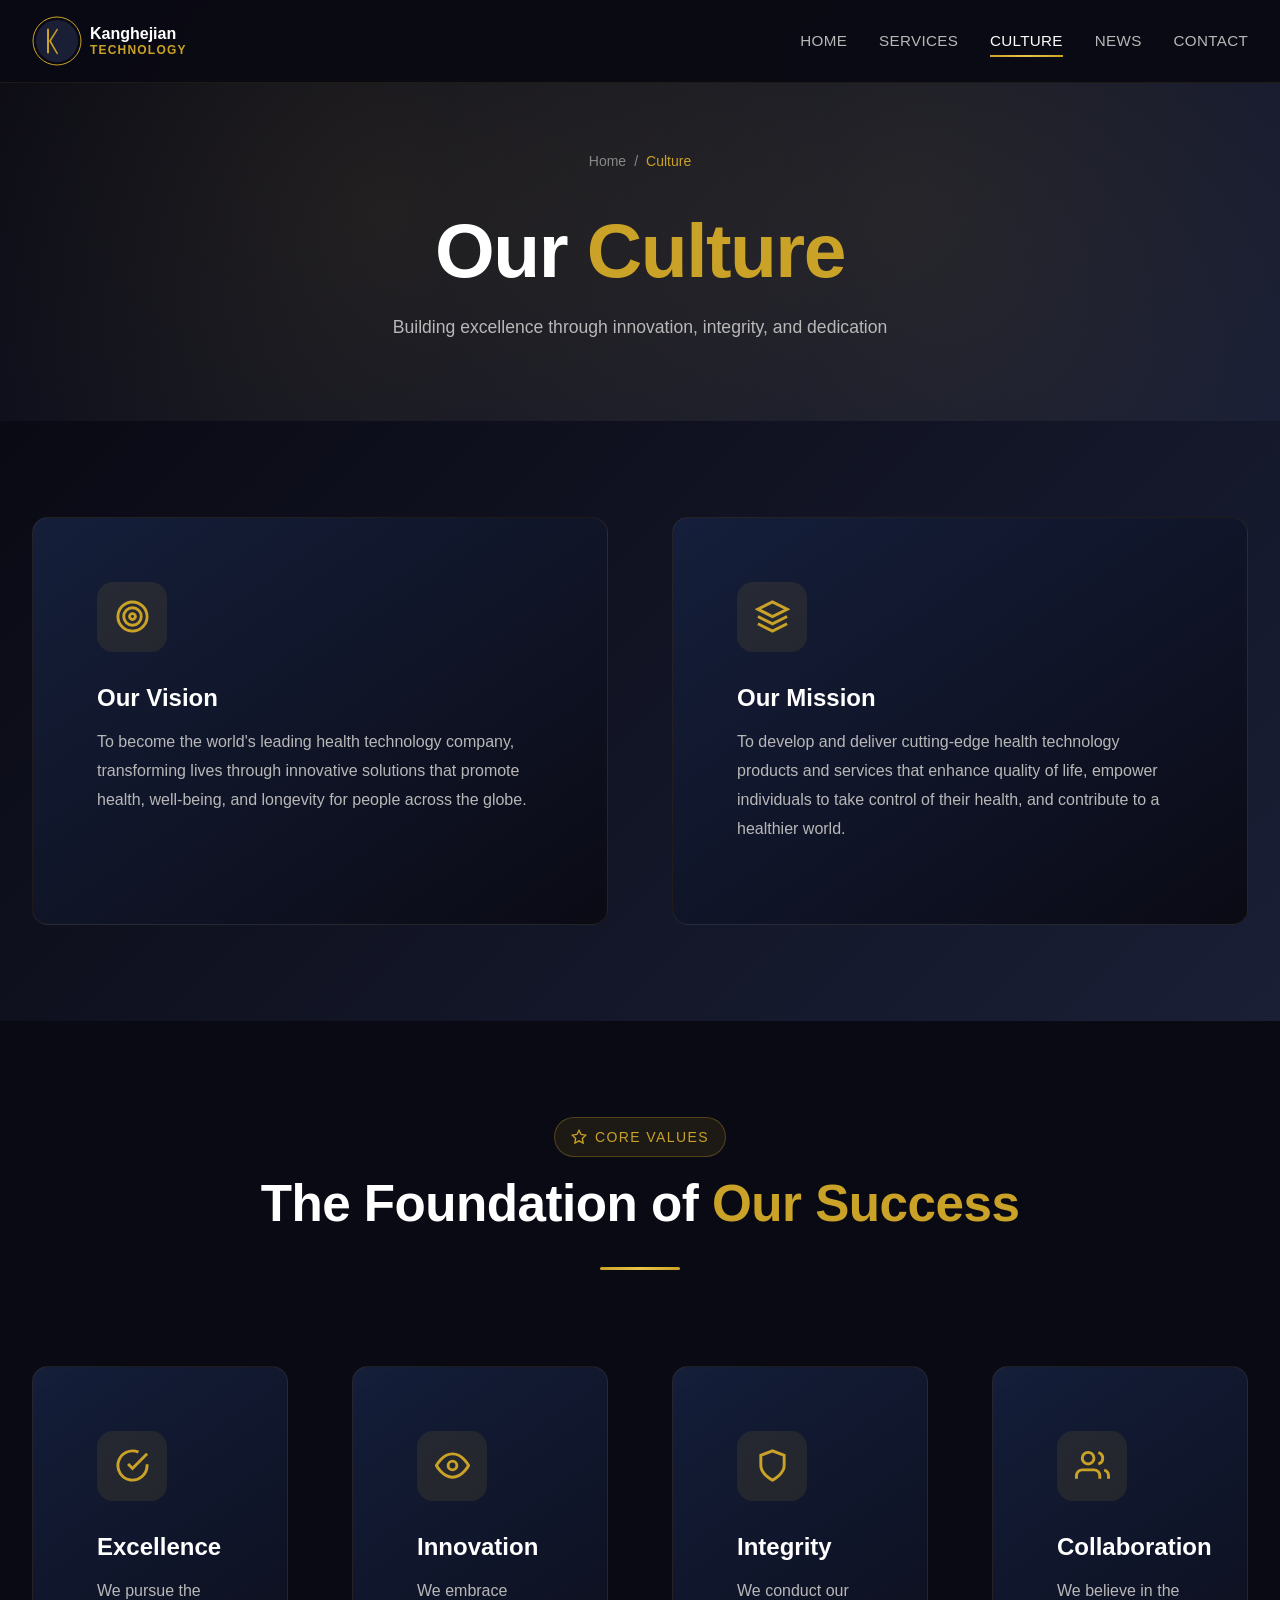
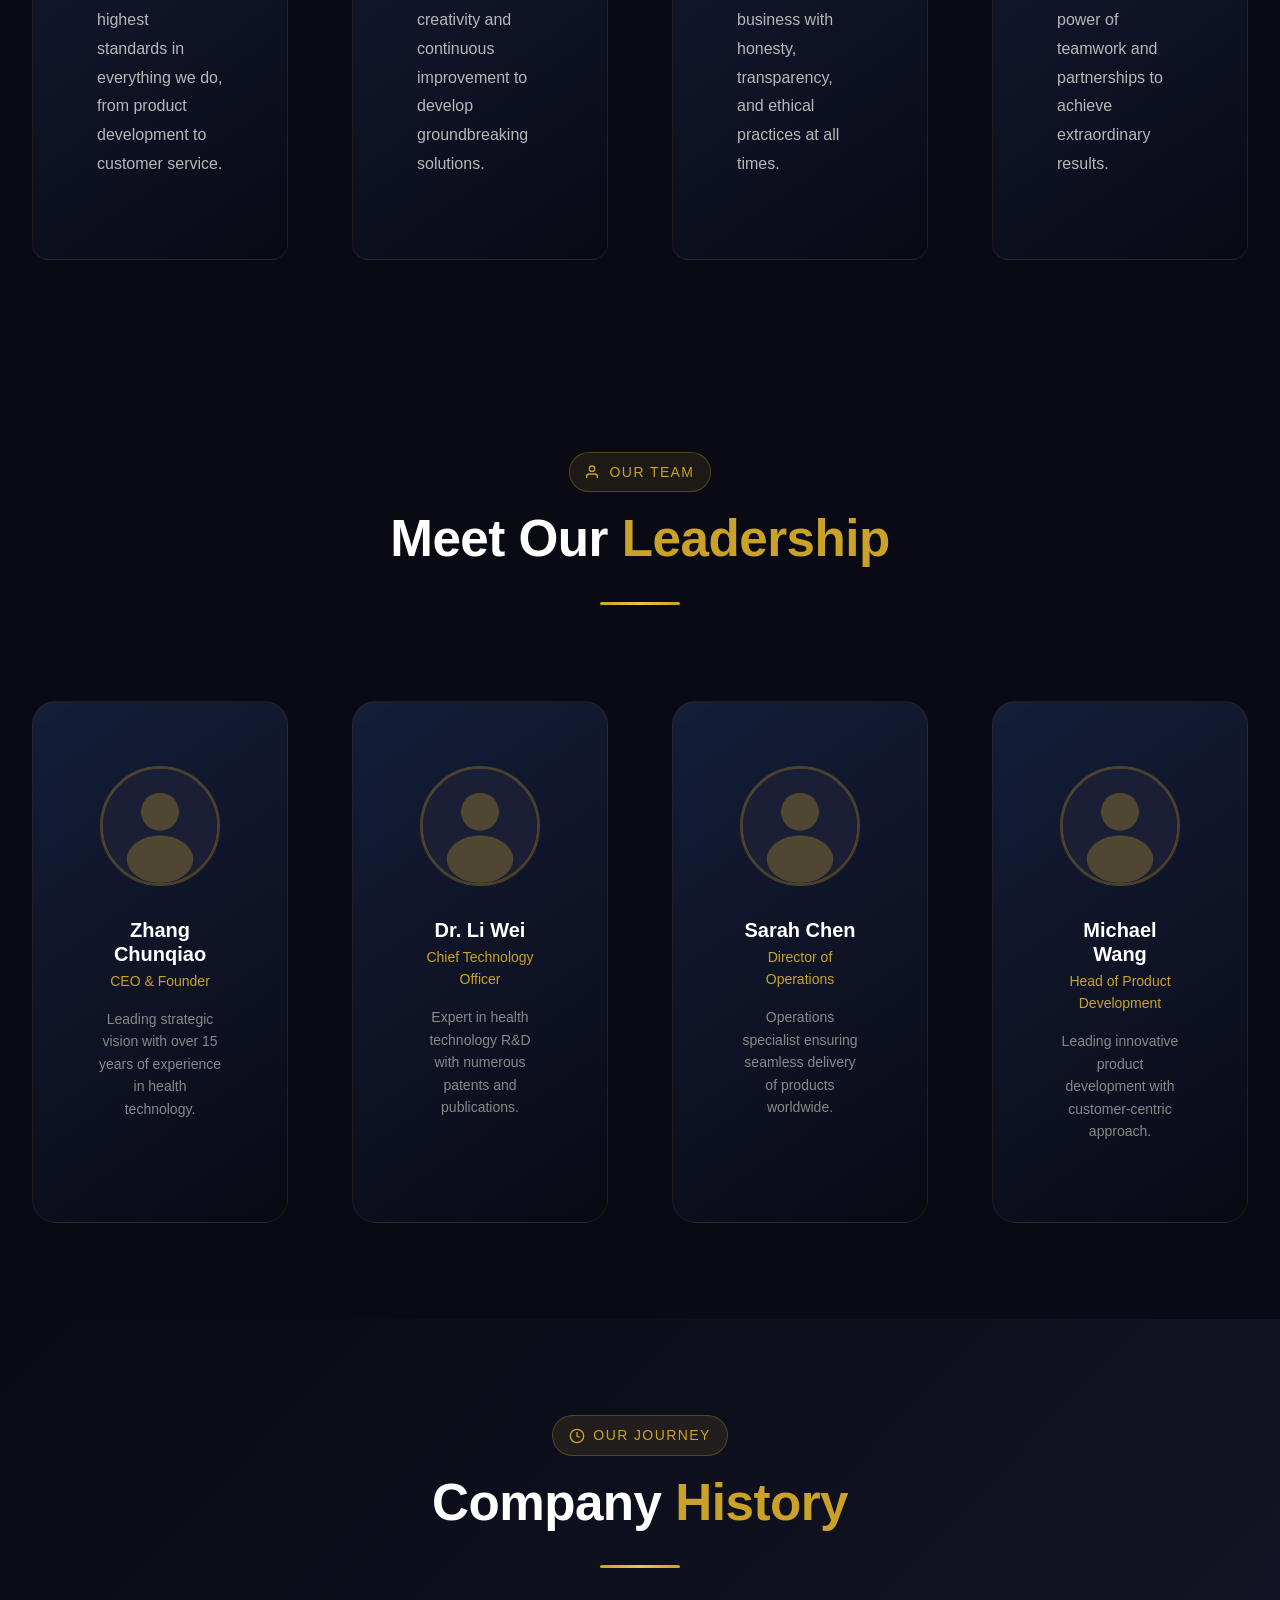
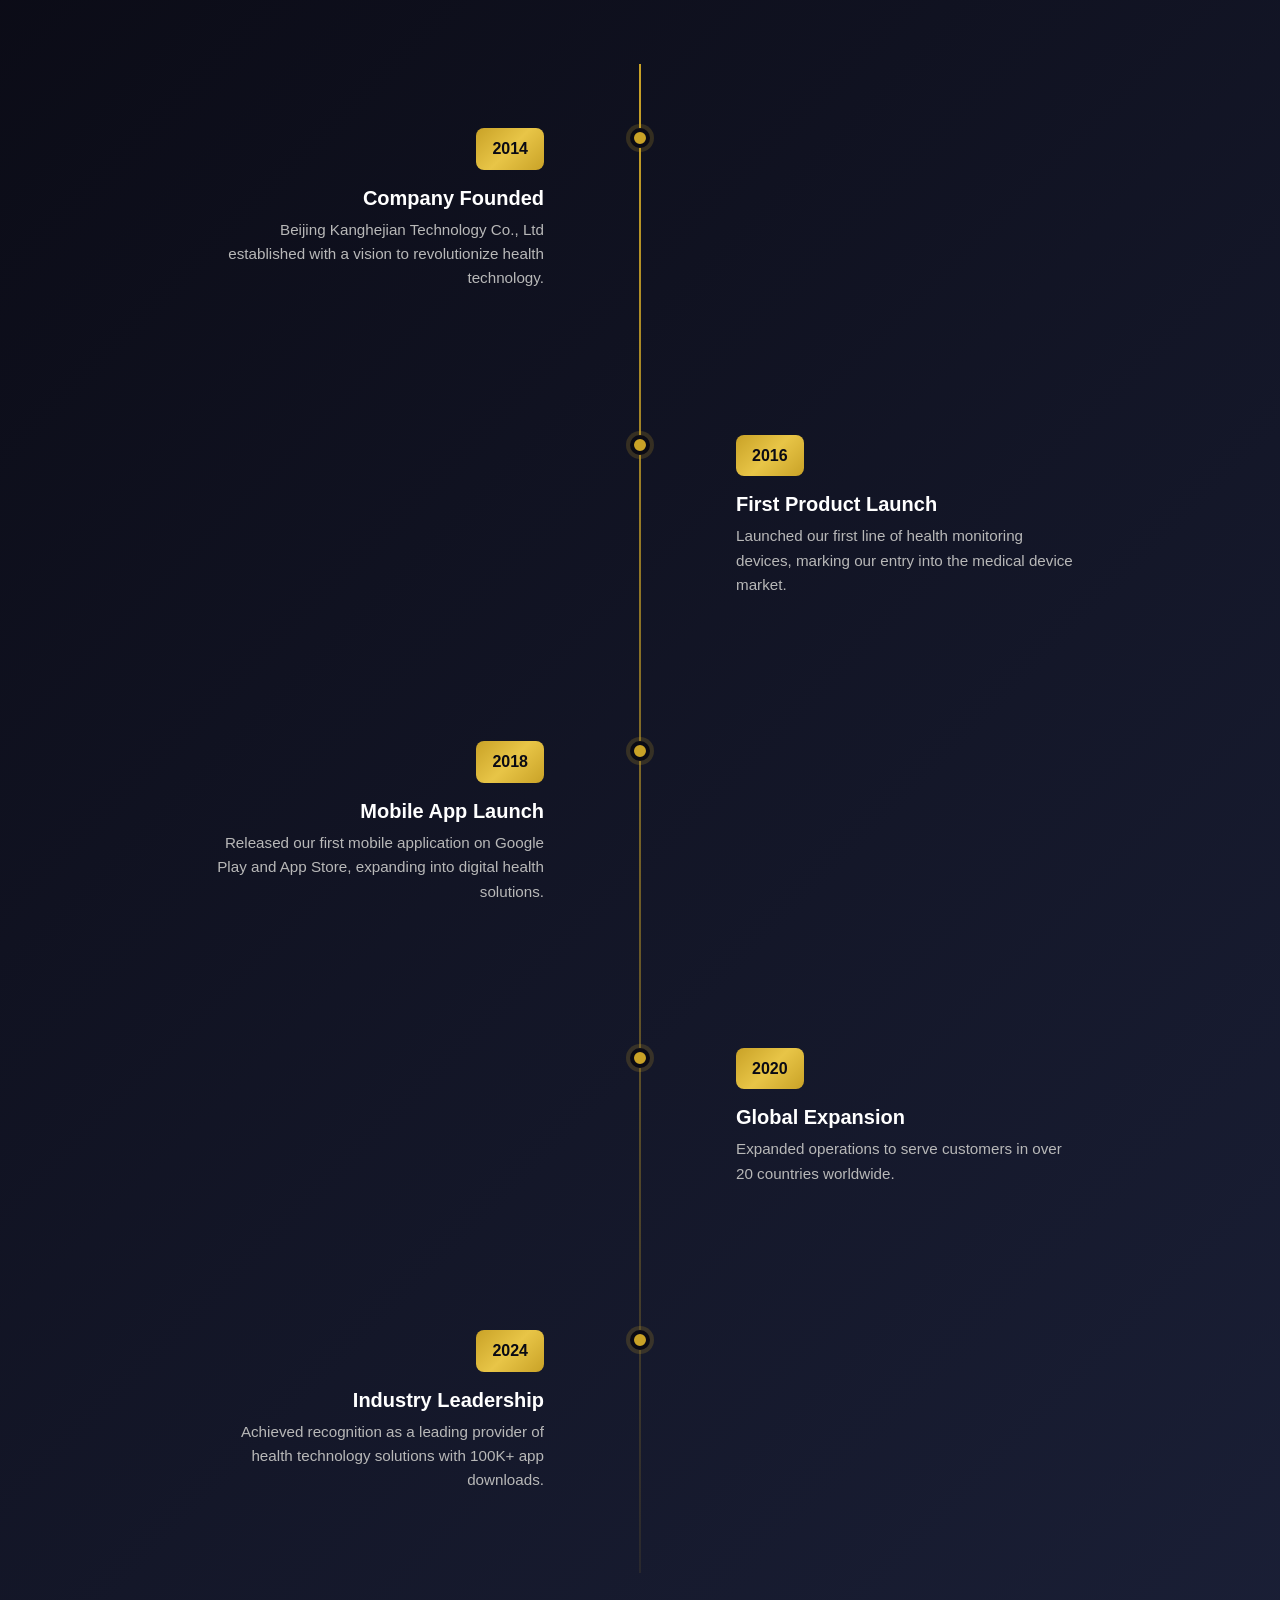
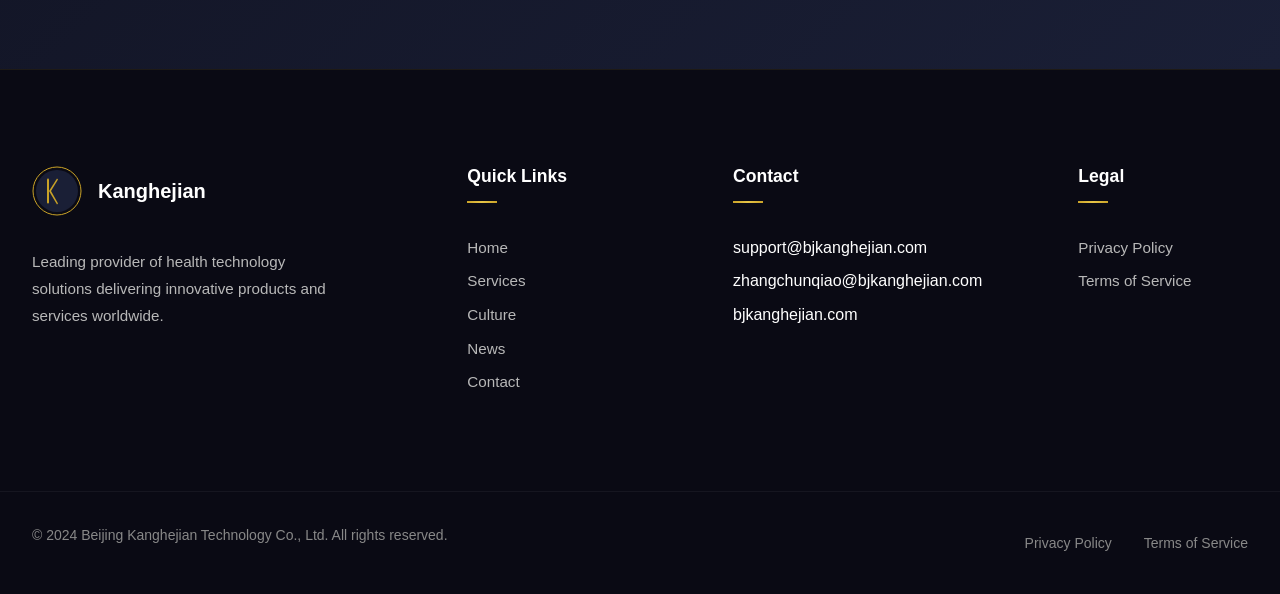
<file: culture.html>
<!DOCTYPE html>
<html lang="en">
<head>
    <meta charset="UTF-8">
    <meta name="viewport" content="width=device-width, initial-scale=1.0">
    <meta name="description" content="Beijing Kanghejian Technology Company Culture - Our vision, mission, values, and commitment to excellence in health technology.">
    <meta name="robots" content="index, follow">
    <meta property="og:title" content="Company Culture | Beijing Kanghejian Technology">
    <link rel="canonical" href="https://bjkanghejian.com/culture">
    <title>Company Culture | Beijing Kanghejian Technology Co., Ltd</title>
    <link rel="icon" type="image/svg+xml" href="data:image/svg+xml,%3Csvg xmlns='http://www.w3.org/2000/svg' viewBox='0 0 100 100'%3E%3Ccircle cx='50' cy='50' r='48' fill='none' stroke='%23c9a227' stroke-width='2'/%3E%3Ccircle cx='50' cy='50' r='42' fill='%231a1f36'/%3E%3Ctext x='50' y='62' text-anchor='middle' font-size='36' font-weight='bold' fill='%23c9a227'%3EK%3C/text%3E%3C/svg%3E">
    <link rel="stylesheet" href="css/styles.css">
</head>
<body>
    <div class="loading-screen"><div class="loading-spinner"></div></div>
    <header class="header">
        <div class="header-inner">
            <a href="index.html" class="logo">
                <svg xmlns="http://www.w3.org/2000/svg" viewBox="0 0 100 100" width="50" height="50"><circle cx="50" cy="50" r="48" fill="none" stroke="#c9a227" stroke-width="2"/><circle cx="50" cy="50" r="42" fill="#1a1f36"/><g fill="#c9a227"><rect x="30" y="25" width="4" height="50" rx="2"/><path d="M34 50 L50 25 L52 27 L38 50 Z"/><path d="M38 50 L52 75 L50 77 L34 50 Z"/></g></svg>
                <div class="logo-text"><span>Kanghejian</span><span>Technology</span></div>
            </a>
            <nav class="nav">
                <ul class="nav-list">
                    <li><a href="index.html" class="nav-link">Home</a></li>
                    <li><a href="services.html" class="nav-link">Services</a></li>
                    <li><a href="culture.html" class="nav-link active">Culture</a></li>
                    <li><a href="news.html" class="nav-link">News</a></li>
                    <li><a href="contact.html" class="nav-link">Contact</a></li>
                </ul>
            </nav>
            <button class="mobile-toggle" aria-label="Toggle"><span></span><span></span><span></span></button>
        </div>
    </header>
    <div class="mobile-nav">
        <button class="mobile-close" aria-label="Close">×</button>
        <ul class="mobile-nav-list">
            <li><a href="index.html" class="mobile-nav-link">Home</a></li>
            <li><a href="services.html" class="mobile-nav-link">Services</a></li>
            <li><a href="culture.html" class="mobile-nav-link">Culture</a></li>
            <li><a href="news.html" class="mobile-nav-link">News</a></li>
            <li><a href="contact.html" class="mobile-nav-link">Contact</a></li>
        </ul>
    </div>

    <div class="page-header">
        <div class="page-header-content">
            <nav class="breadcrumb"><a href="index.html">Home</a><span>/</span><span class="current">Culture</span></nav>
            <h1>Our <span class="text-gold">Culture</span></h1>
            <p>Building excellence through innovation, integrity, and dedication</p>
        </div>
    </div>

    <!-- Vision & Mission -->
    <section class="section section-gradient">
        <div class="container">
            <div class="grid-2">
                <article class="card scroll-reveal">
                    <div class="card-icon"><svg xmlns="http://www.w3.org/2000/svg" width="35" height="35" viewBox="0 0 24 24" fill="none" stroke="currentColor" stroke-width="2"><circle cx="12" cy="12" r="10"/><circle cx="12" cy="12" r="6"/><circle cx="12" cy="12" r="2"/></svg></div>
                    <h3 class="card-title">Our Vision</h3>
                    <p class="card-text">To become the world's leading health technology company, transforming lives through innovative solutions that promote health, well-being, and longevity for people across the globe.</p>
                </article>
                <article class="card scroll-reveal">
                    <div class="card-icon"><svg xmlns="http://www.w3.org/2000/svg" width="35" height="35" viewBox="0 0 24 24" fill="none" stroke="currentColor" stroke-width="2"><path d="M12 2L2 7l10 5 10-5-10-5z"/><path d="M2 17l10 5 10-5"/><path d="M2 12l10 5 10-5"/></svg></div>
                    <h3 class="card-title">Our Mission</h3>
                    <p class="card-text">To develop and deliver cutting-edge health technology products and services that enhance quality of life, empower individuals to take control of their health, and contribute to a healthier world.</p>
                </article>
            </div>
        </div>
    </section>

    <!-- Core Values -->
    <section class="section section-dark">
        <div class="container">
            <div class="section-header scroll-reveal">
                <div class="section-badge"><svg xmlns="http://www.w3.org/2000/svg" width="16" height="16" viewBox="0 0 24 24" fill="none" stroke="currentColor" stroke-width="2"><polygon points="12 2 15.09 8.26 22 9.27 17 14.14 18.18 21.02 12 17.77 5.82 21.02 7 14.14 2 9.27 8.91 8.26 12 2"/></svg>Core Values</div>
                <h2>The Foundation of <span class="text-gold">Our Success</span></h2>
                <div class="divider"></div>
            </div>
            <div class="grid-4">
                <article class="card scroll-reveal delay-1">
                    <div class="card-icon"><svg xmlns="http://www.w3.org/2000/svg" width="35" height="35" viewBox="0 0 24 24" fill="none" stroke="currentColor" stroke-width="2"><path d="M22 11.08V12a10 10 0 1 1-5.93-9.14"/><polyline points="22 4 12 14.01 9 11.01"/></svg></div>
                    <h3 class="card-title">Excellence</h3>
                    <p class="card-text">We pursue the highest standards in everything we do, from product development to customer service.</p>
                </article>
                <article class="card scroll-reveal delay-2">
                    <div class="card-icon"><svg xmlns="http://www.w3.org/2000/svg" width="35" height="35" viewBox="0 0 24 24" fill="none" stroke="currentColor" stroke-width="2"><path d="M1 12s4-8 11-8 11 8 11 8-4 8-11 8-11-8-11-8z"/><circle cx="12" cy="12" r="3"/></svg></div>
                    <h3 class="card-title">Innovation</h3>
                    <p class="card-text">We embrace creativity and continuous improvement to develop groundbreaking solutions.</p>
                </article>
                <article class="card scroll-reveal delay-3">
                    <div class="card-icon"><svg xmlns="http://www.w3.org/2000/svg" width="35" height="35" viewBox="0 0 24 24" fill="none" stroke="currentColor" stroke-width="2"><path d="M12 22s8-4 8-10V5l-8-3-8 3v7c0 6 8 10 8 10z"/></svg></div>
                    <h3 class="card-title">Integrity</h3>
                    <p class="card-text">We conduct our business with honesty, transparency, and ethical practices at all times.</p>
                </article>
                <article class="card scroll-reveal delay-4">
                    <div class="card-icon"><svg xmlns="http://www.w3.org/2000/svg" width="35" height="35" viewBox="0 0 24 24" fill="none" stroke="currentColor" stroke-width="2"><path d="M17 21v-2a4 4 0 0 0-4-4H5a4 4 0 0 0-4 4v2"/><circle cx="9" cy="7" r="4"/><path d="M23 21v-2a4 4 0 0 0-3-3.87"/><path d="M16 3.13a4 4 0 0 1 0 7.75"/></svg></div>
                    <h3 class="card-title">Collaboration</h3>
                    <p class="card-text">We believe in the power of teamwork and partnerships to achieve extraordinary results.</p>
                </article>
            </div>
        </div>
    </section>

    <!-- Team Section -->
    <section class="section team-section">
        <div class="container">
            <div class="section-header scroll-reveal">
                <div class="section-badge"><svg xmlns="http://www.w3.org/2000/svg" width="16" height="16" viewBox="0 0 24 24" fill="none" stroke="currentColor" stroke-width="2"><path d="M17 21v-2a4 4 0 0 0-4-4H5a4 4 0 0 0-4 4v2"/><circle cx="9" cy="7" r="4"/></svg>Our Team</div>
                <h2>Meet Our <span class="text-gold">Leadership</span></h2>
                <div class="divider"></div>
            </div>
            <div class="team-grid">
                <article class="team-member scroll-reveal delay-1">
                    <div class="team-avatar"><svg xmlns="http://www.w3.org/2000/svg" viewBox="0 0 120 120" width="100%" height="100%"><circle cx="60" cy="60" r="60" fill="#1a1f36"/><circle cx="60" cy="45" r="20" fill="#c9a227" opacity="0.3"/><ellipse cx="60" cy="95" rx="35" ry="25" fill="#c9a227" opacity="0.3"/></svg></div>
                    <h3 class="team-name">Zhang Chunqiao</h3>
                    <p class="team-role">CEO & Founder</p>
                    <p class="team-bio">Leading strategic vision with over 15 years of experience in health technology.</p>
                </article>
                <article class="team-member scroll-reveal delay-2">
                    <div class="team-avatar"><svg xmlns="http://www.w3.org/2000/svg" viewBox="0 0 120 120" width="100%" height="100%"><circle cx="60" cy="60" r="60" fill="#1a1f36"/><circle cx="60" cy="45" r="20" fill="#c9a227" opacity="0.3"/><ellipse cx="60" cy="95" rx="35" ry="25" fill="#c9a227" opacity="0.3"/></svg></div>
                    <h3 class="team-name">Dr. Li Wei</h3>
                    <p class="team-role">Chief Technology Officer</p>
                    <p class="team-bio">Expert in health technology R&D with numerous patents and publications.</p>
                </article>
                <article class="team-member scroll-reveal delay-3">
                    <div class="team-avatar"><svg xmlns="http://www.w3.org/2000/svg" viewBox="0 0 120 120" width="100%" height="100%"><circle cx="60" cy="60" r="60" fill="#1a1f36"/><circle cx="60" cy="45" r="20" fill="#c9a227" opacity="0.3"/><ellipse cx="60" cy="95" rx="35" ry="25" fill="#c9a227" opacity="0.3"/></svg></div>
                    <h3 class="team-name">Sarah Chen</h3>
                    <p class="team-role">Director of Operations</p>
                    <p class="team-bio">Operations specialist ensuring seamless delivery of products worldwide.</p>
                </article>
                <article class="team-member scroll-reveal delay-4">
                    <div class="team-avatar"><svg xmlns="http://www.w3.org/2000/svg" viewBox="0 0 120 120" width="100%" height="100%"><circle cx="60" cy="60" r="60" fill="#1a1f36"/><circle cx="60" cy="45" r="20" fill="#c9a227" opacity="0.3"/><ellipse cx="60" cy="95" rx="35" ry="25" fill="#c9a227" opacity="0.3"/></svg></div>
                    <h3 class="team-name">Michael Wang</h3>
                    <p class="team-role">Head of Product Development</p>
                    <p class="team-bio">Leading innovative product development with customer-centric approach.</p>
                </article>
            </div>
        </div>
    </section>

    <!-- Timeline -->
    <section class="section timeline-section">
        <div class="container">
            <div class="section-header scroll-reveal">
                <div class="section-badge"><svg xmlns="http://www.w3.org/2000/svg" width="16" height="16" viewBox="0 0 24 24" fill="none" stroke="currentColor" stroke-width="2"><circle cx="12" cy="12" r="10"/><polyline points="12 6 12 12 16 14"/></svg>Our Journey</div>
                <h2>Company <span class="text-gold">History</span></h2>
                <div class="divider"></div>
            </div>
            <div class="timeline">
                <div class="timeline-item scroll-reveal">
                    <div class="timeline-dot"></div>
                    <div class="timeline-year">2014</div>
                    <h3 class="timeline-title">Company Founded</h3>
                    <p class="timeline-text">Beijing Kanghejian Technology Co., Ltd established with a vision to revolutionize health technology.</p>
                </div>
                <div class="timeline-item scroll-reveal">
                    <div class="timeline-dot"></div>
                    <div class="timeline-year">2016</div>
                    <h3 class="timeline-title">First Product Launch</h3>
                    <p class="timeline-text">Launched our first line of health monitoring devices, marking our entry into the medical device market.</p>
                </div>
                <div class="timeline-item scroll-reveal">
                    <div class="timeline-dot"></div>
                    <div class="timeline-year">2018</div>
                    <h3 class="timeline-title">Mobile App Launch</h3>
                    <p class="timeline-text">Released our first mobile application on Google Play and App Store, expanding into digital health solutions.</p>
                </div>
                <div class="timeline-item scroll-reveal">
                    <div class="timeline-dot"></div>
                    <div class="timeline-year">2020</div>
                    <h3 class="timeline-title">Global Expansion</h3>
                    <p class="timeline-text">Expanded operations to serve customers in over 20 countries worldwide.</p>
                </div>
                <div class="timeline-item scroll-reveal">
                    <div class="timeline-dot"></div>
                    <div class="timeline-year">2024</div>
                    <h3 class="timeline-title">Industry Leadership</h3>
                    <p class="timeline-text">Achieved recognition as a leading provider of health technology solutions with 100K+ app downloads.</p>
                </div>
            </div>
        </div>
    </section>

    <footer class="footer">
        <div class="footer-main"><div class="container"><div class="footer-grid"><div class="footer-brand"><div class="footer-logo"><svg xmlns="http://www.w3.org/2000/svg" viewBox="0 0 100 100" width="50" height="50"><circle cx="50" cy="50" r="48" fill="none" stroke="#c9a227" stroke-width="2"/><circle cx="50" cy="50" r="42" fill="#1a1f36"/><g fill="#c9a227"><rect x="30" y="25" width="4" height="50" rx="2"/><path d="M34 50 L50 25 L52 27 L38 50 Z"/><path d="M38 50 L52 75 L50 77 L34 50 Z"/></g></svg><span>Kanghejian</span></div><p>Leading provider of health technology solutions delivering innovative products and services worldwide.</p></div><div class="footer-column"><h4>Quick Links</h4><ul class="footer-links"><li><a href="index.html">Home</a></li><li><a href="services.html">Services</a></li><li><a href="culture.html">Culture</a></li><li><a href="news.html">News</a></li><li><a href="contact.html">Contact</a></li></ul></div><div class="footer-column"><h4>Contact</h4><ul class="footer-links"><li>support@bjkanghejian.com</li><li>zhangchunqiao@bjkanghejian.com</li><li>bjkanghejian.com</li></ul></div><div class="footer-column"><h4>Legal</h4><ul class="footer-links"><li><a href="privacy.html">Privacy Policy</a></li><li><a href="terms.html">Terms of Service</a></li></ul></div></div></div></div>
        <div class="footer-bottom"><div class="container"><div class="footer-bottom-inner"><p class="footer-copyright">© 2024 Beijing Kanghejian Technology Co., Ltd. All rights reserved.</p><div class="footer-legal"><a href="privacy.html">Privacy Policy</a><a href="terms.html">Terms of Service</a></div></div></div></div>
    </footer>
    <script src="js/main.js"></script>
</body>
</html>
</file>
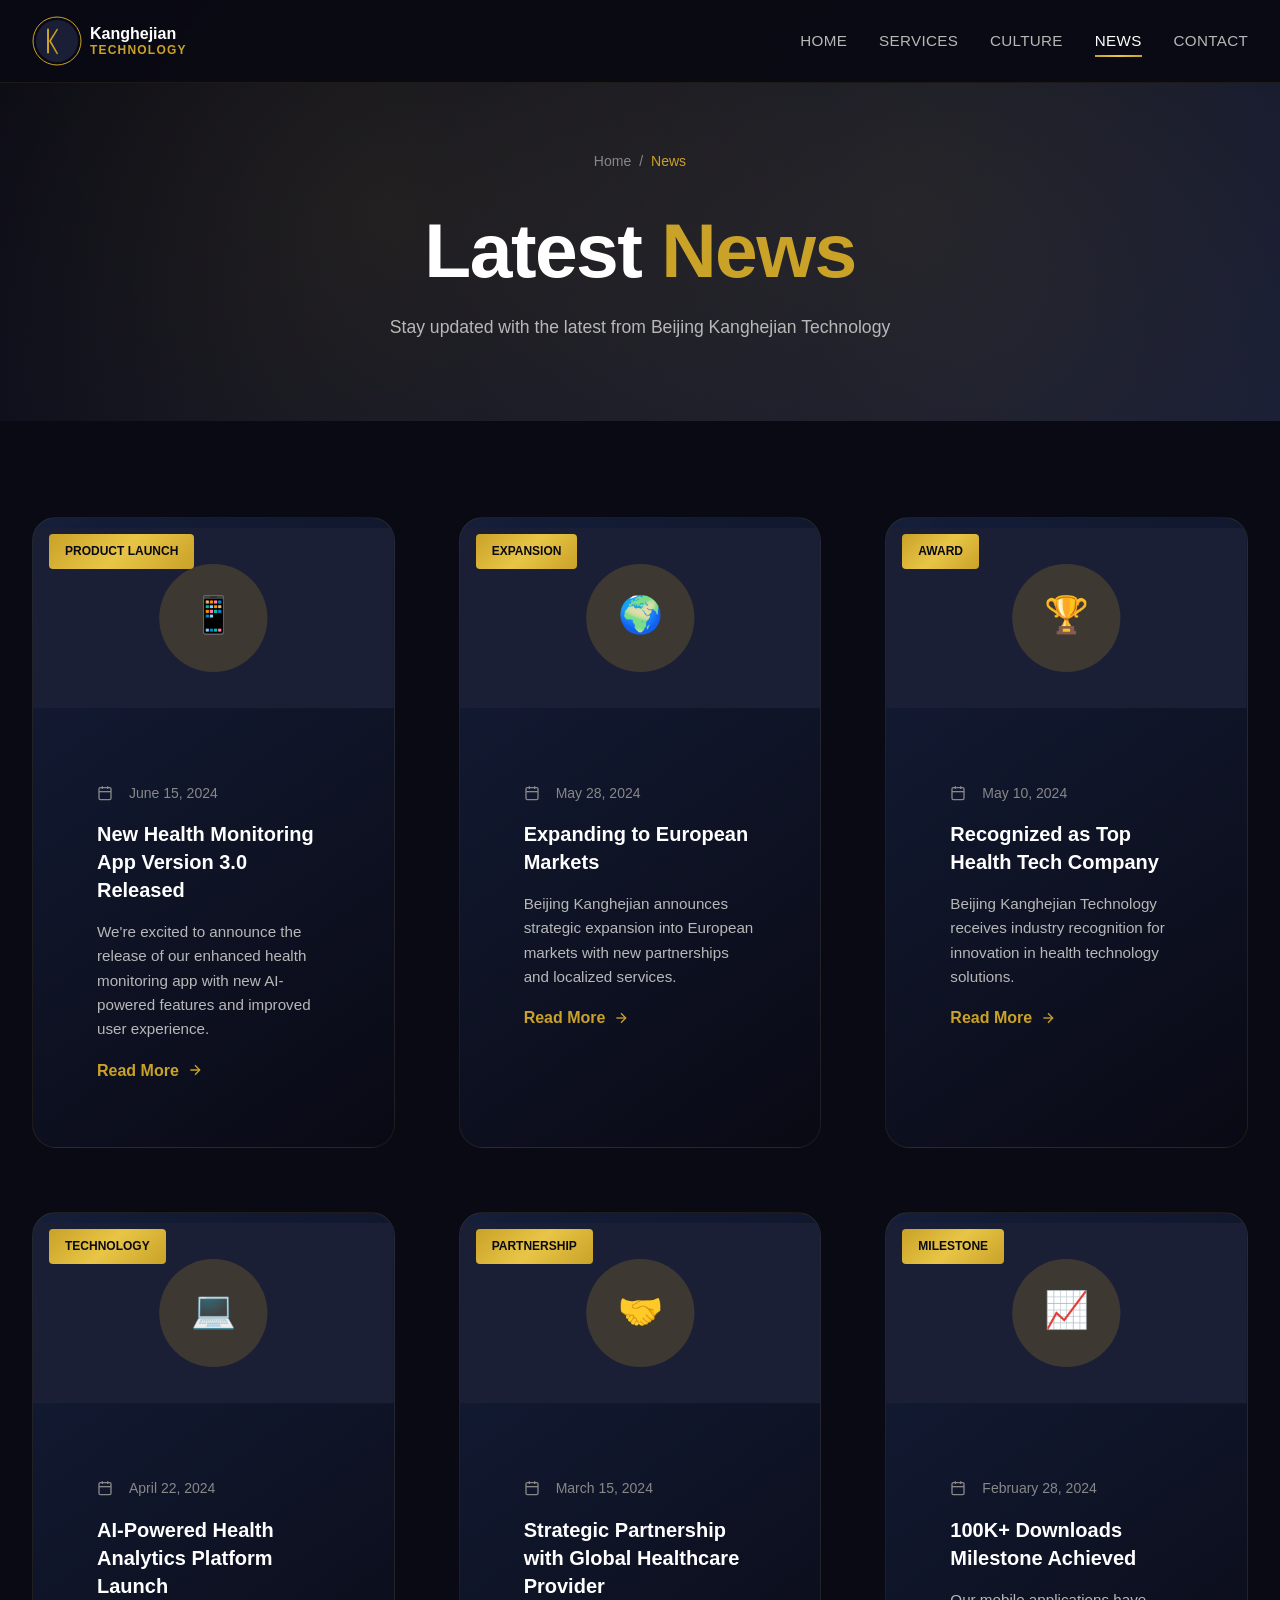
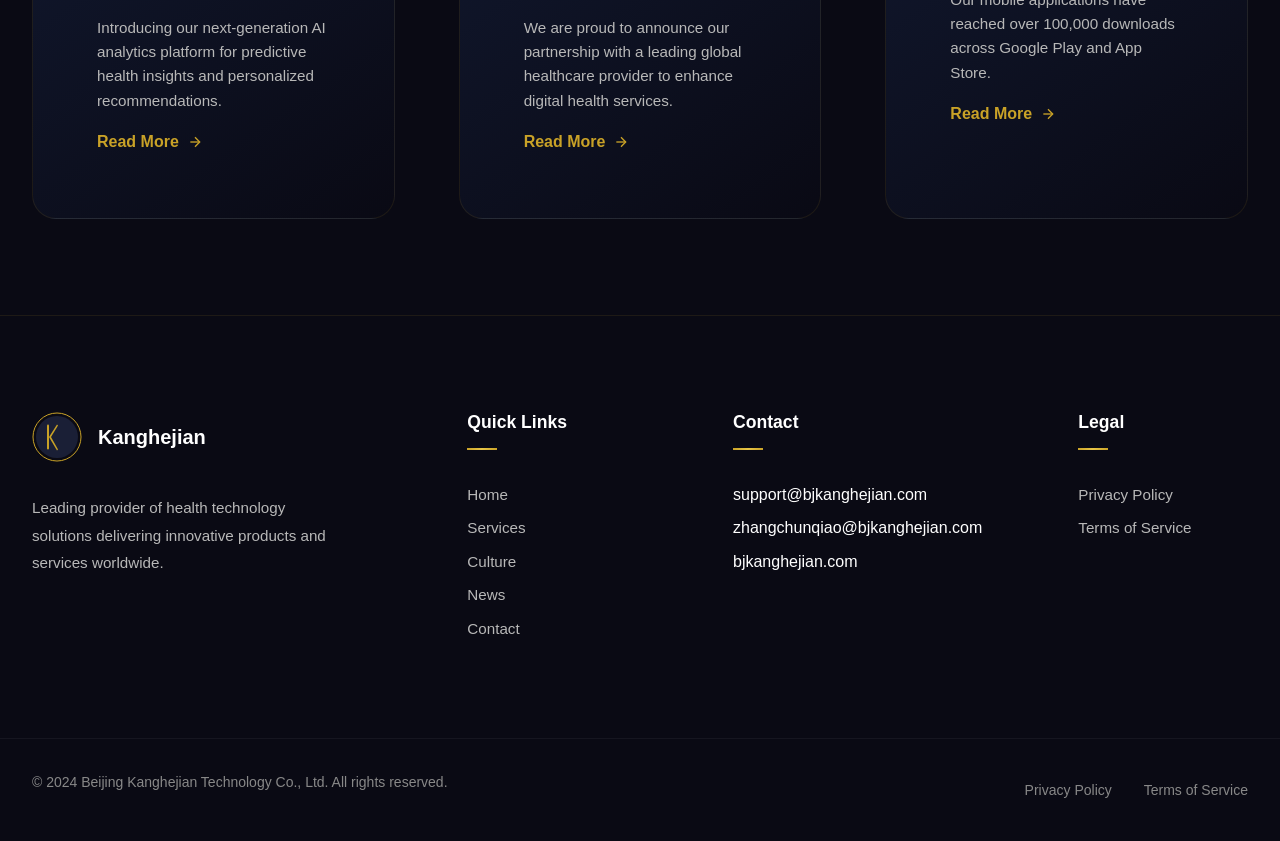
<file: news.html>
<!DOCTYPE html>
<html lang="en">
<head>
    <meta charset="UTF-8">
    <meta name="viewport" content="width=device-width, initial-scale=1.0">
    <meta name="description" content="Latest news and updates from Beijing Kanghejian Technology - Industry insights, product launches, and company announcements.">
    <meta name="robots" content="index, follow">
    <meta property="og:title" content="News & Updates | Beijing Kanghejian Technology">
    <link rel="canonical" href="https://bjkanghejian.com/news">
    <title>News & Updates | Beijing Kanghejian Technology Co., Ltd</title>
    <link rel="icon" type="image/svg+xml" href="data:image/svg+xml,%3Csvg xmlns='http://www.w3.org/2000/svg' viewBox='0 0 100 100'%3E%3Ccircle cx='50' cy='50' r='48' fill='none' stroke='%23c9a227' stroke-width='2'/%3E%3Ccircle cx='50' cy='50' r='42' fill='%231a1f36'/%3E%3Ctext x='50' y='62' text-anchor='middle' font-size='36' font-weight='bold' fill='%23c9a227'%3EK%3C/text%3E%3C/svg%3E">
    <link rel="stylesheet" href="css/styles.css">
</head>
<body>
    <div class="loading-screen"><div class="loading-spinner"></div></div>
    <header class="header">
        <div class="header-inner">
            <a href="index.html" class="logo">
                <svg xmlns="http://www.w3.org/2000/svg" viewBox="0 0 100 100" width="50" height="50"><circle cx="50" cy="50" r="48" fill="none" stroke="#c9a227" stroke-width="2"/><circle cx="50" cy="50" r="42" fill="#1a1f36"/><g fill="#c9a227"><rect x="30" y="25" width="4" height="50" rx="2"/><path d="M34 50 L50 25 L52 27 L38 50 Z"/><path d="M38 50 L52 75 L50 77 L34 50 Z"/></g></svg>
                <div class="logo-text"><span>Kanghejian</span><span>Technology</span></div>
            </a>
            <nav class="nav">
                <ul class="nav-list">
                    <li><a href="index.html" class="nav-link">Home</a></li>
                    <li><a href="services.html" class="nav-link">Services</a></li>
                    <li><a href="culture.html" class="nav-link">Culture</a></li>
                    <li><a href="news.html" class="nav-link active">News</a></li>
                    <li><a href="contact.html" class="nav-link">Contact</a></li>
                </ul>
            </nav>
            <button class="mobile-toggle" aria-label="Toggle"><span></span><span></span><span></span></button>
        </div>
    </header>
    <div class="mobile-nav">
        <button class="mobile-close" aria-label="Close">×</button>
        <ul class="mobile-nav-list">
            <li><a href="index.html" class="mobile-nav-link">Home</a></li>
            <li><a href="services.html" class="mobile-nav-link">Services</a></li>
            <li><a href="culture.html" class="mobile-nav-link">Culture</a></li>
            <li><a href="news.html" class="mobile-nav-link">News</a></li>
            <li><a href="contact.html" class="mobile-nav-link">Contact</a></li>
        </ul>
    </div>

    <div class="page-header">
        <div class="page-header-content">
            <nav class="breadcrumb"><a href="index.html">Home</a><span>/</span><span class="current">News</span></nav>
            <h1>Latest <span class="text-gold">News</span></h1>
            <p>Stay updated with the latest from Beijing Kanghejian Technology</p>
        </div>
    </div>

    <section class="section news-section">
        <div class="container">
            <div class="news-grid">
                <article class="news-card scroll-reveal">
                    <div class="news-image">
                        <svg xmlns="http://www.w3.org/2000/svg" viewBox="0 0 400 200" width="100%" height="100%"><rect width="400" height="200" fill="#1a1f36"/><circle cx="200" cy="100" r="60" fill="#c9a227" opacity="0.2"/><text x="200" y="110" text-anchor="middle" font-size="40" fill="#c9a227">📱</text></svg>
                        <span class="news-category">Product Launch</span>
                    </div>
                    <div class="news-content">
                        <div class="news-meta"><svg xmlns="http://www.w3.org/2000/svg" width="16" height="16" viewBox="0 0 24 24" fill="none" stroke="currentColor" stroke-width="2"><rect x="3" y="4" width="18" height="18" rx="2" ry="2"/><line x1="16" y1="2" x2="16" y2="6"/><line x1="8" y1="2" x2="8" y2="6"/><line x1="3" y1="10" x2="21" y2="10"/></svg>June 15, 2024</div>
                        <h3 class="news-title">New Health Monitoring App Version 3.0 Released</h3>
                        <p class="news-excerpt">We're excited to announce the release of our enhanced health monitoring app with new AI-powered features and improved user experience.</p>
                        <a href="#" class="news-link">Read More <svg xmlns="http://www.w3.org/2000/svg" width="16" height="16" viewBox="0 0 24 24" fill="none" stroke="currentColor" stroke-width="2"><line x1="5" y1="12" x2="19" y2="12"/><polyline points="12 5 19 12 12 19"/></svg></a>
                    </div>
                </article>
                <article class="news-card scroll-reveal delay-1">
                    <div class="news-image">
                        <svg xmlns="http://www.w3.org/2000/svg" viewBox="0 0 400 200" width="100%" height="100%"><rect width="400" height="200" fill="#1a1f36"/><circle cx="200" cy="100" r="60" fill="#c9a227" opacity="0.2"/><text x="200" y="110" text-anchor="middle" font-size="40" fill="#c9a227">🌍</text></svg>
                        <span class="news-category">Expansion</span>
                    </div>
                    <div class="news-content">
                        <div class="news-meta"><svg xmlns="http://www.w3.org/2000/svg" width="16" height="16" viewBox="0 0 24 24" fill="none" stroke="currentColor" stroke-width="2"><rect x="3" y="4" width="18" height="18" rx="2" ry="2"/><line x1="16" y1="2" x2="16" y2="6"/><line x1="8" y1="2" x2="8" y2="6"/><line x1="3" y1="10" x2="21" y2="10"/></svg>May 28, 2024</div>
                        <h3 class="news-title">Expanding to European Markets</h3>
                        <p class="news-excerpt">Beijing Kanghejian announces strategic expansion into European markets with new partnerships and localized services.</p>
                        <a href="#" class="news-link">Read More <svg xmlns="http://www.w3.org/2000/svg" width="16" height="16" viewBox="0 0 24 24" fill="none" stroke="currentColor" stroke-width="2"><line x1="5" y1="12" x2="19" y2="12"/><polyline points="12 5 19 12 12 19"/></svg></a>
                    </div>
                </article>
                <article class="news-card scroll-reveal delay-2">
                    <div class="news-image">
                        <svg xmlns="http://www.w3.org/2000/svg" viewBox="0 0 400 200" width="100%" height="100%"><rect width="400" height="200" fill="#1a1f36"/><circle cx="200" cy="100" r="60" fill="#c9a227" opacity="0.2"/><text x="200" y="110" text-anchor="middle" font-size="40" fill="#c9a227">🏆</text></svg>
                        <span class="news-category">Award</span>
                    </div>
                    <div class="news-content">
                        <div class="news-meta"><svg xmlns="http://www.w3.org/2000/svg" width="16" height="16" viewBox="0 0 24 24" fill="none" stroke="currentColor" stroke-width="2"><rect x="3" y="4" width="18" height="18" rx="2" ry="2"/><line x1="16" y1="2" x2="16" y2="6"/><line x1="8" y1="2" x2="8" y2="6"/><line x1="3" y1="10" x2="21" y2="10"/></svg>May 10, 2024</div>
                        <h3 class="news-title">Recognized as Top Health Tech Company</h3>
                        <p class="news-excerpt">Beijing Kanghejian Technology receives industry recognition for innovation in health technology solutions.</p>
                        <a href="#" class="news-link">Read More <svg xmlns="http://www.w3.org/2000/svg" width="16" height="16" viewBox="0 0 24 24" fill="none" stroke="currentColor" stroke-width="2"><line x1="5" y1="12" x2="19" y2="12"/><polyline points="12 5 19 12 12 19"/></svg></a>
                    </div>
                </article>
                <article class="news-card scroll-reveal delay-3">
                    <div class="news-image">
                        <svg xmlns="http://www.w3.org/2000/svg" viewBox="0 0 400 200" width="100%" height="100%"><rect width="400" height="200" fill="#1a1f36"/><circle cx="200" cy="100" r="60" fill="#c9a227" opacity="0.2"/><text x="200" y="110" text-anchor="middle" font-size="40" fill="#c9a227">💻</text></svg>
                        <span class="news-category">Technology</span>
                    </div>
                    <div class="news-content">
                        <div class="news-meta"><svg xmlns="http://www.w3.org/2000/svg" width="16" height="16" viewBox="0 0 24 24" fill="none" stroke="currentColor" stroke-width="2"><rect x="3" y="4" width="18" height="18" rx="2" ry="2"/><line x1="16" y1="2" x2="16" y2="6"/><line x1="8" y1="2" x2="8" y2="6"/><line x1="3" y1="10" x2="21" y2="10"/></svg>April 22, 2024</div>
                        <h3 class="news-title">AI-Powered Health Analytics Platform Launch</h3>
                        <p class="news-excerpt">Introducing our next-generation AI analytics platform for predictive health insights and personalized recommendations.</p>
                        <a href="#" class="news-link">Read More <svg xmlns="http://www.w3.org/2000/svg" width="16" height="16" viewBox="0 0 24 24" fill="none" stroke="currentColor" stroke-width="2"><line x1="5" y1="12" x2="19" y2="12"/><polyline points="12 5 19 12 12 19"/></svg></a>
                    </div>
                </article>
                <article class="news-card scroll-reveal delay-4">
                    <div class="news-image">
                        <svg xmlns="http://www.w3.org/2000/svg" viewBox="0 0 400 200" width="100%" height="100%"><rect width="400" height="200" fill="#1a1f36"/><circle cx="200" cy="100" r="60" fill="#c9a227" opacity="0.2"/><text x="200" y="110" text-anchor="middle" font-size="40" fill="#c9a227">🤝</text></svg>
                        <span class="news-category">Partnership</span>
                    </div>
                    <div class="news-content">
                        <div class="news-meta"><svg xmlns="http://www.w3.org/2000/svg" width="16" height="16" viewBox="0 0 24 24" fill="none" stroke="currentColor" stroke-width="2"><rect x="3" y="4" width="18" height="18" rx="2" ry="2"/><line x1="16" y1="2" x2="16" y2="6"/><line x1="8" y1="2" x2="8" y2="6"/><line x1="3" y1="10" x2="21" y2="10"/></svg>March 15, 2024</div>
                        <h3 class="news-title">Strategic Partnership with Global Healthcare Provider</h3>
                        <p class="news-excerpt">We are proud to announce our partnership with a leading global healthcare provider to enhance digital health services.</p>
                        <a href="#" class="news-link">Read More <svg xmlns="http://www.w3.org/2000/svg" width="16" height="16" viewBox="0 0 24 24" fill="none" stroke="currentColor" stroke-width="2"><line x1="5" y1="12" x2="19" y2="12"/><polyline points="12 5 19 12 12 19"/></svg></a>
                    </div>
                </article>
                <article class="news-card scroll-reveal delay-5">
                    <div class="news-image">
                        <svg xmlns="http://www.w3.org/2000/svg" viewBox="0 0 400 200" width="100%" height="100%"><rect width="400" height="200" fill="#1a1f36"/><circle cx="200" cy="100" r="60" fill="#c9a227" opacity="0.2"/><text x="200" y="110" text-anchor="middle" font-size="40" fill="#c9a227">📈</text></svg>
                        <span class="news-category">Milestone</span>
                    </div>
                    <div class="news-content">
                        <div class="news-meta"><svg xmlns="http://www.w3.org/2000/svg" width="16" height="16" viewBox="0 0 24 24" fill="none" stroke="currentColor" stroke-width="2"><rect x="3" y="4" width="18" height="18" rx="2" ry="2"/><line x1="16" y1="2" x2="16" y2="6"/><line x1="8" y1="2" x2="8" y2="6"/><line x1="3" y1="10" x2="21" y2="10"/></svg>February 28, 2024</div>
                        <h3 class="news-title">100K+ Downloads Milestone Achieved</h3>
                        <p class="news-excerpt">Our mobile applications have reached over 100,000 downloads across Google Play and App Store.</p>
                        <a href="#" class="news-link">Read More <svg xmlns="http://www.w3.org/2000/svg" width="16" height="16" viewBox="0 0 24 24" fill="none" stroke="currentColor" stroke-width="2"><line x1="5" y1="12" x2="19" y2="12"/><polyline points="12 5 19 12 12 19"/></svg></a>
                    </div>
                </article>
            </div>
        </div>
    </section>

    <footer class="footer">
        <div class="footer-main"><div class="container"><div class="footer-grid"><div class="footer-brand"><div class="footer-logo"><svg xmlns="http://www.w3.org/2000/svg" viewBox="0 0 100 100" width="50" height="50"><circle cx="50" cy="50" r="48" fill="none" stroke="#c9a227" stroke-width="2"/><circle cx="50" cy="50" r="42" fill="#1a1f36"/><g fill="#c9a227"><rect x="30" y="25" width="4" height="50" rx="2"/><path d="M34 50 L50 25 L52 27 L38 50 Z"/><path d="M38 50 L52 75 L50 77 L34 50 Z"/></g></svg><span>Kanghejian</span></div><p>Leading provider of health technology solutions delivering innovative products and services worldwide.</p></div><div class="footer-column"><h4>Quick Links</h4><ul class="footer-links"><li><a href="index.html">Home</a></li><li><a href="services.html">Services</a></li><li><a href="culture.html">Culture</a></li><li><a href="news.html">News</a></li><li><a href="contact.html">Contact</a></li></ul></div><div class="footer-column"><h4>Contact</h4><ul class="footer-links"><li>support@bjkanghejian.com</li><li>zhangchunqiao@bjkanghejian.com</li><li>bjkanghejian.com</li></ul></div><div class="footer-column"><h4>Legal</h4><ul class="footer-links"><li><a href="privacy.html">Privacy Policy</a></li><li><a href="terms.html">Terms of Service</a></li></ul></div></div></div></div>
        <div class="footer-bottom"><div class="container"><div class="footer-bottom-inner"><p class="footer-copyright">© 2024 Beijing Kanghejian Technology Co., Ltd. All rights reserved.</p><div class="footer-legal"><a href="privacy.html">Privacy Policy</a><a href="terms.html">Terms of Service</a></div></div></div></div>
    </footer>
    <script src="js/main.js"></script>
</body>
</html>
</file>
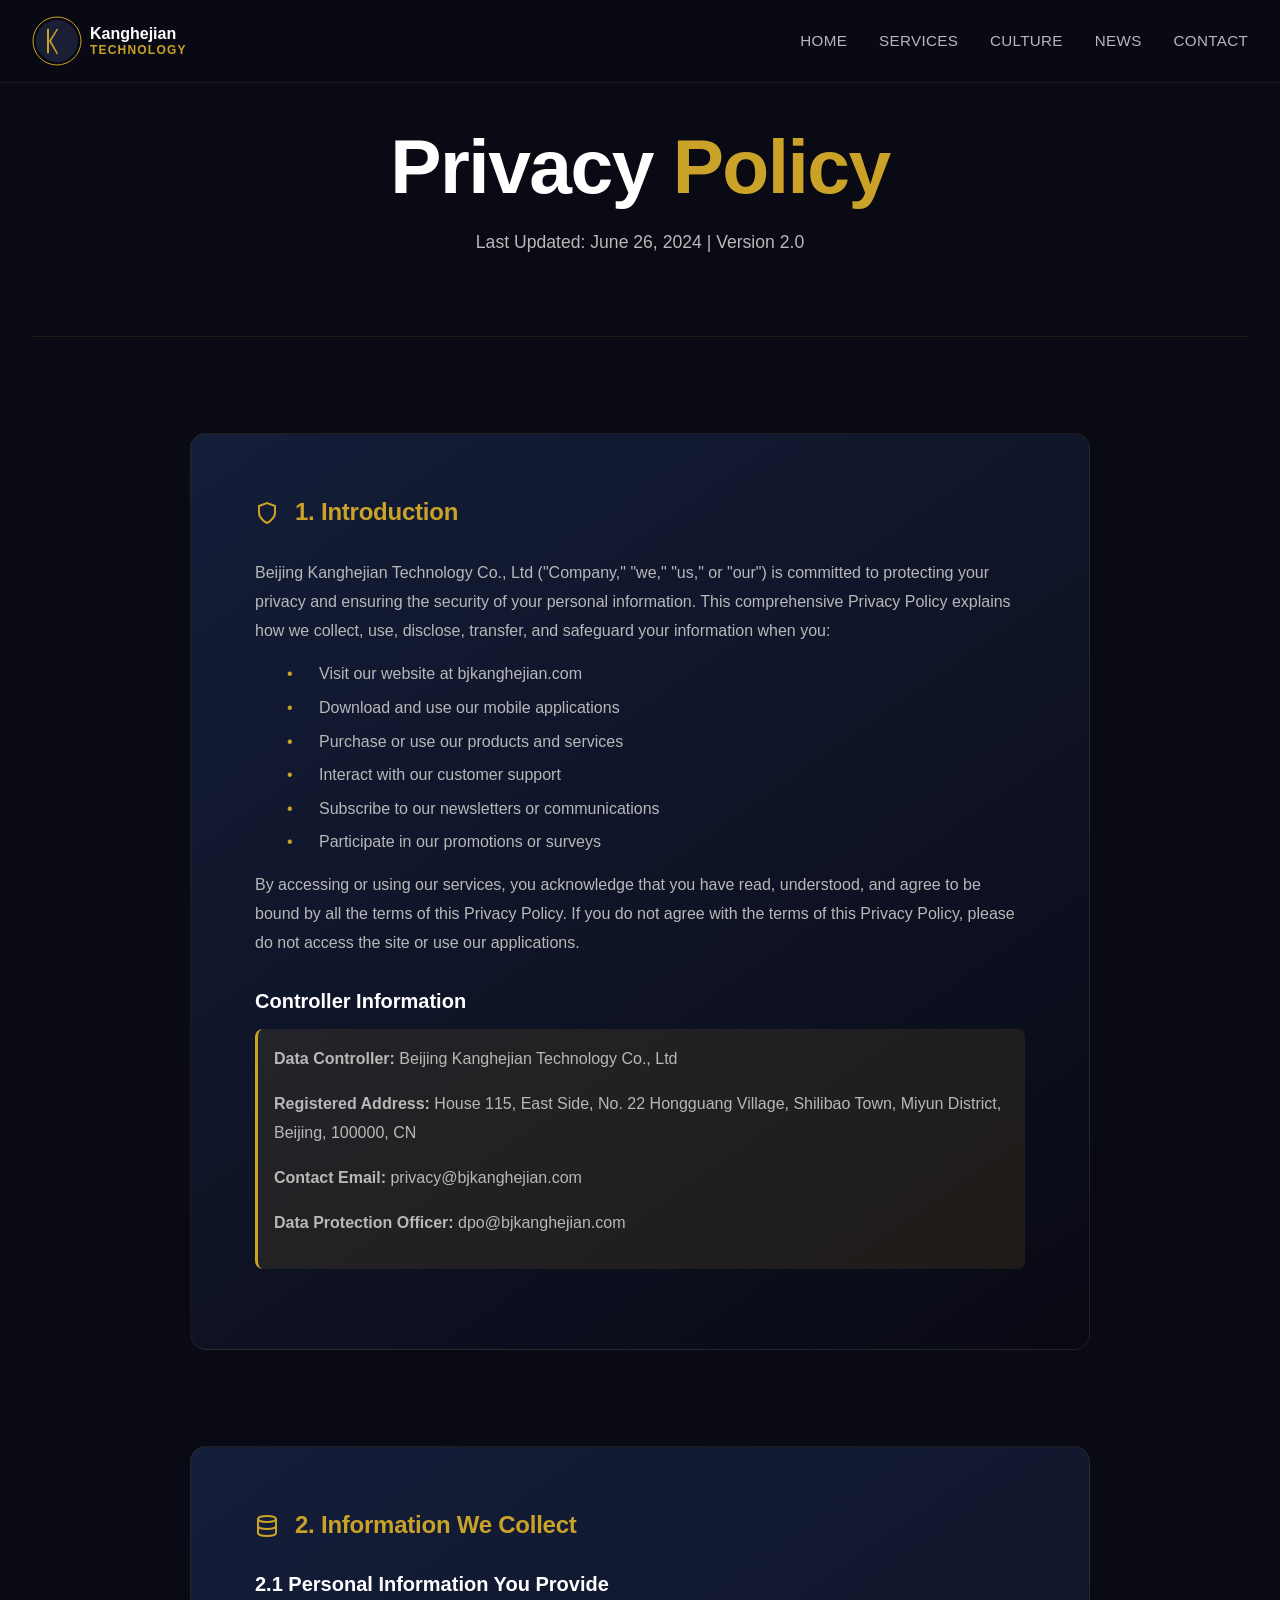
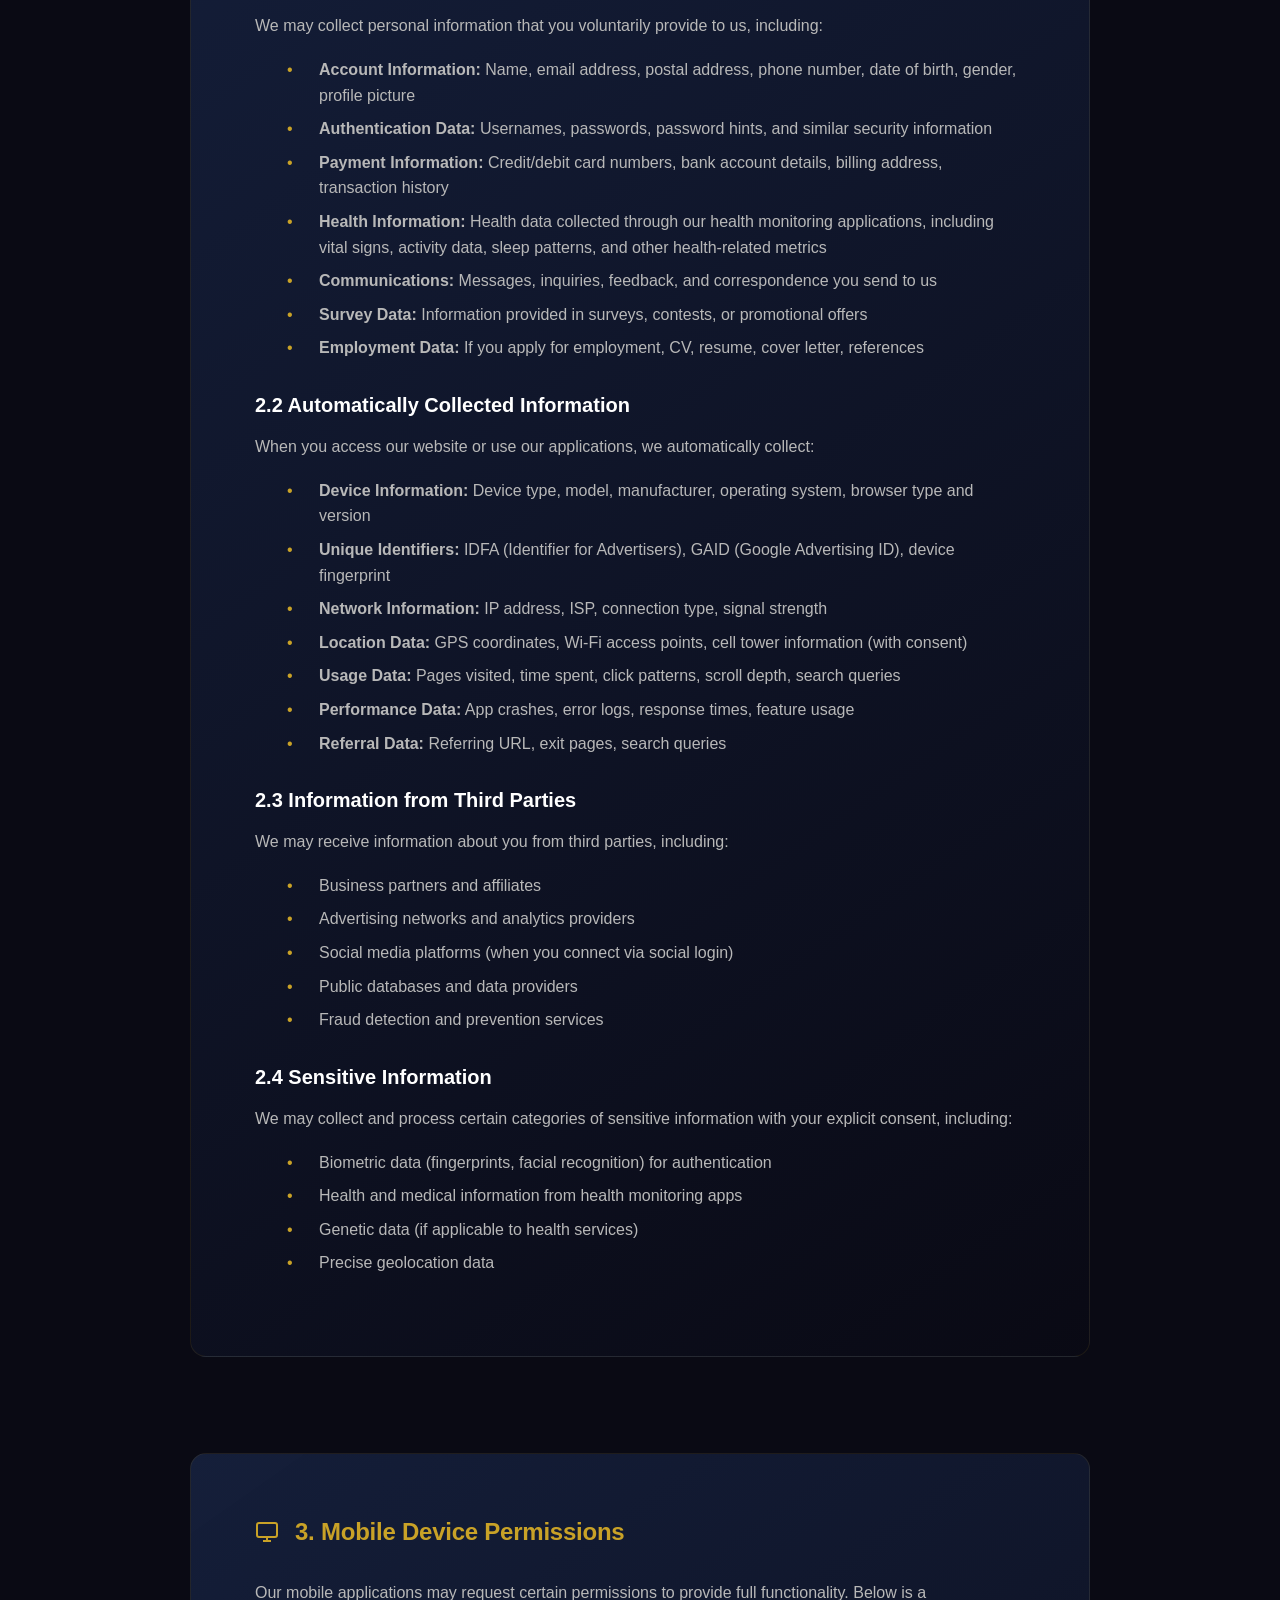
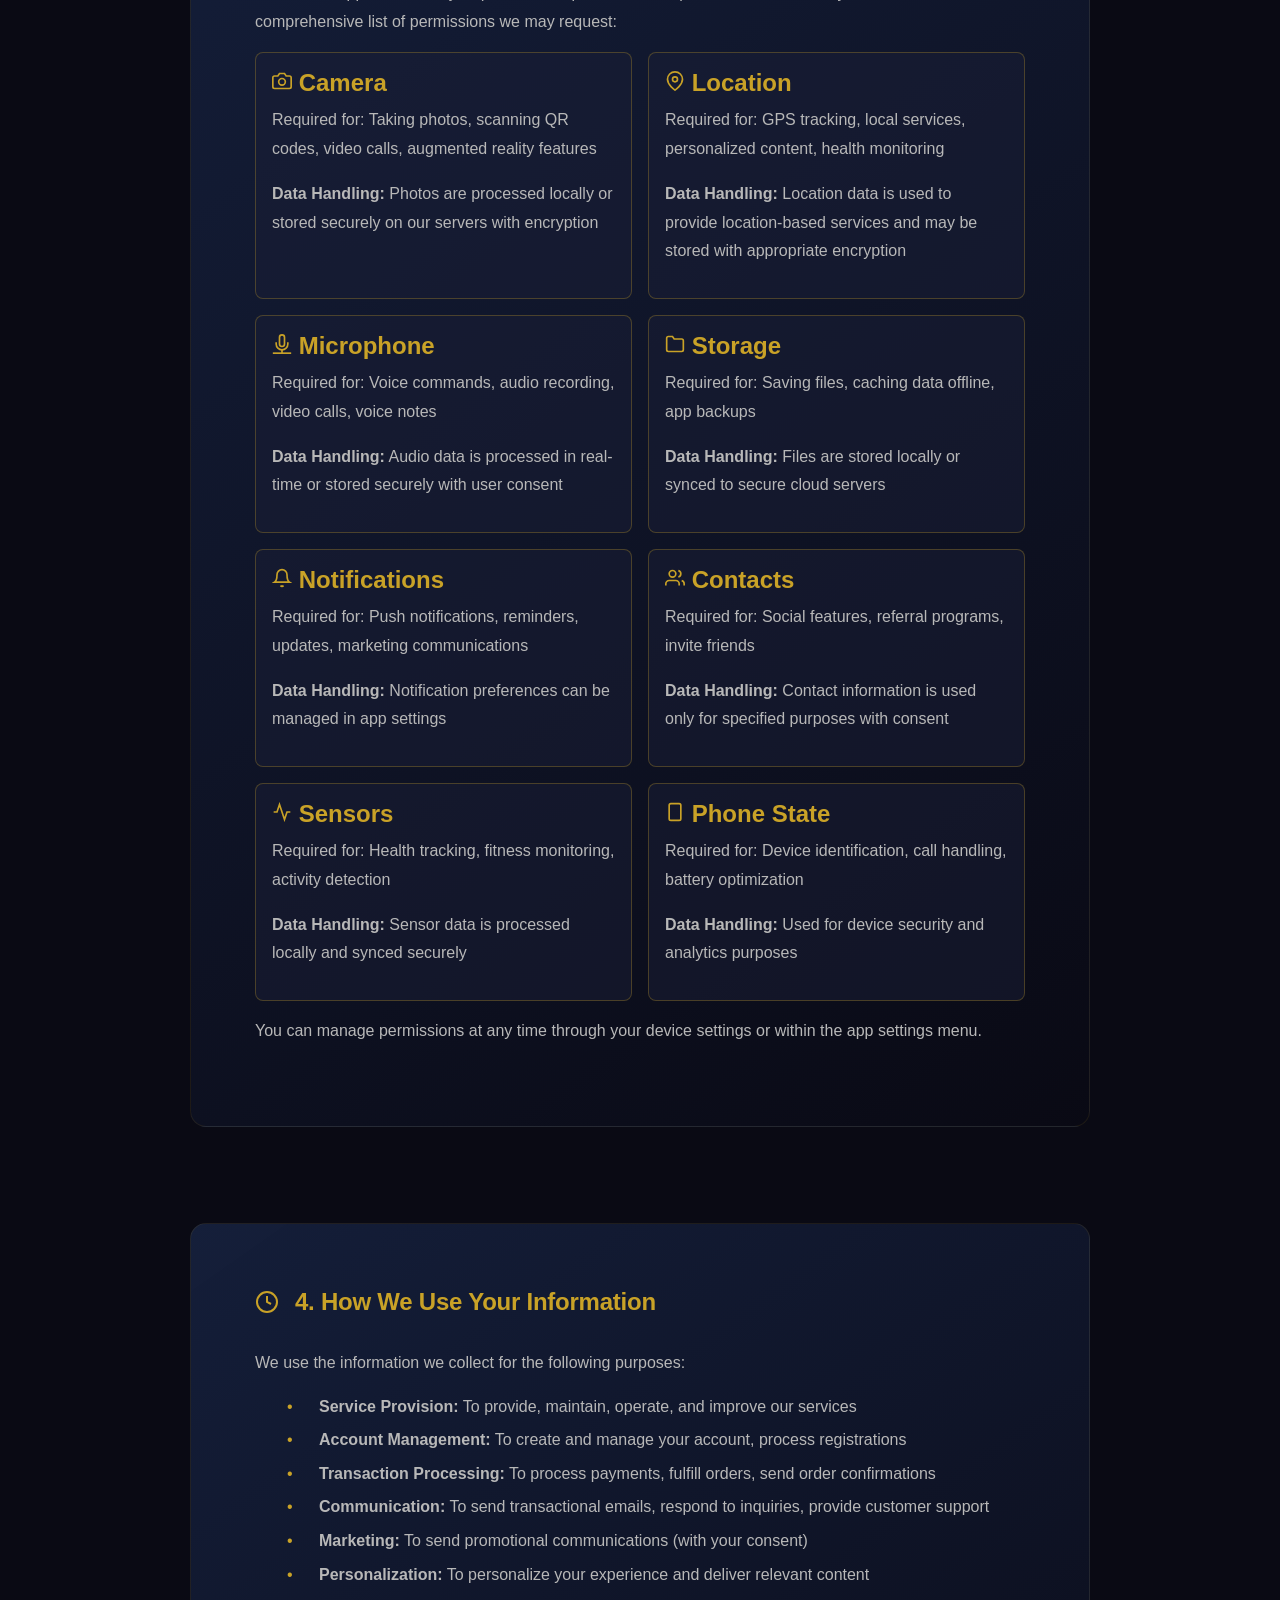
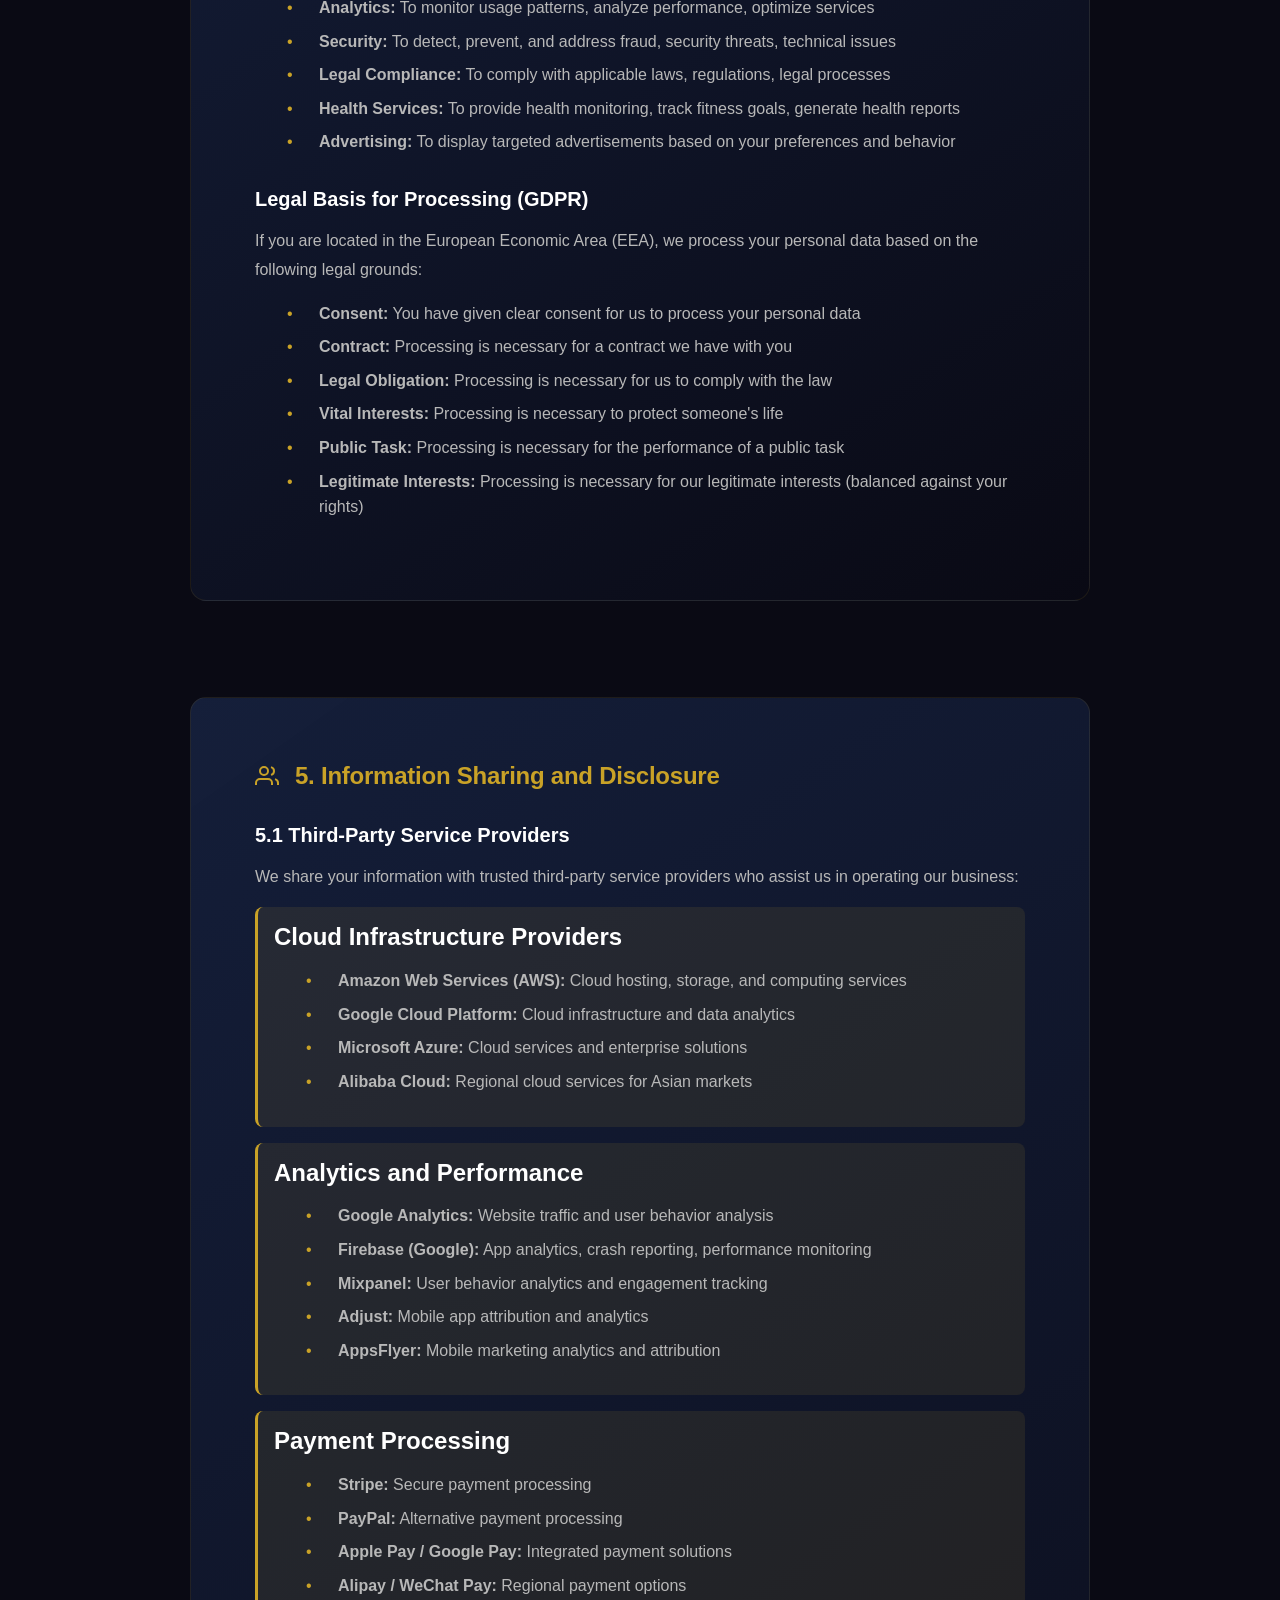
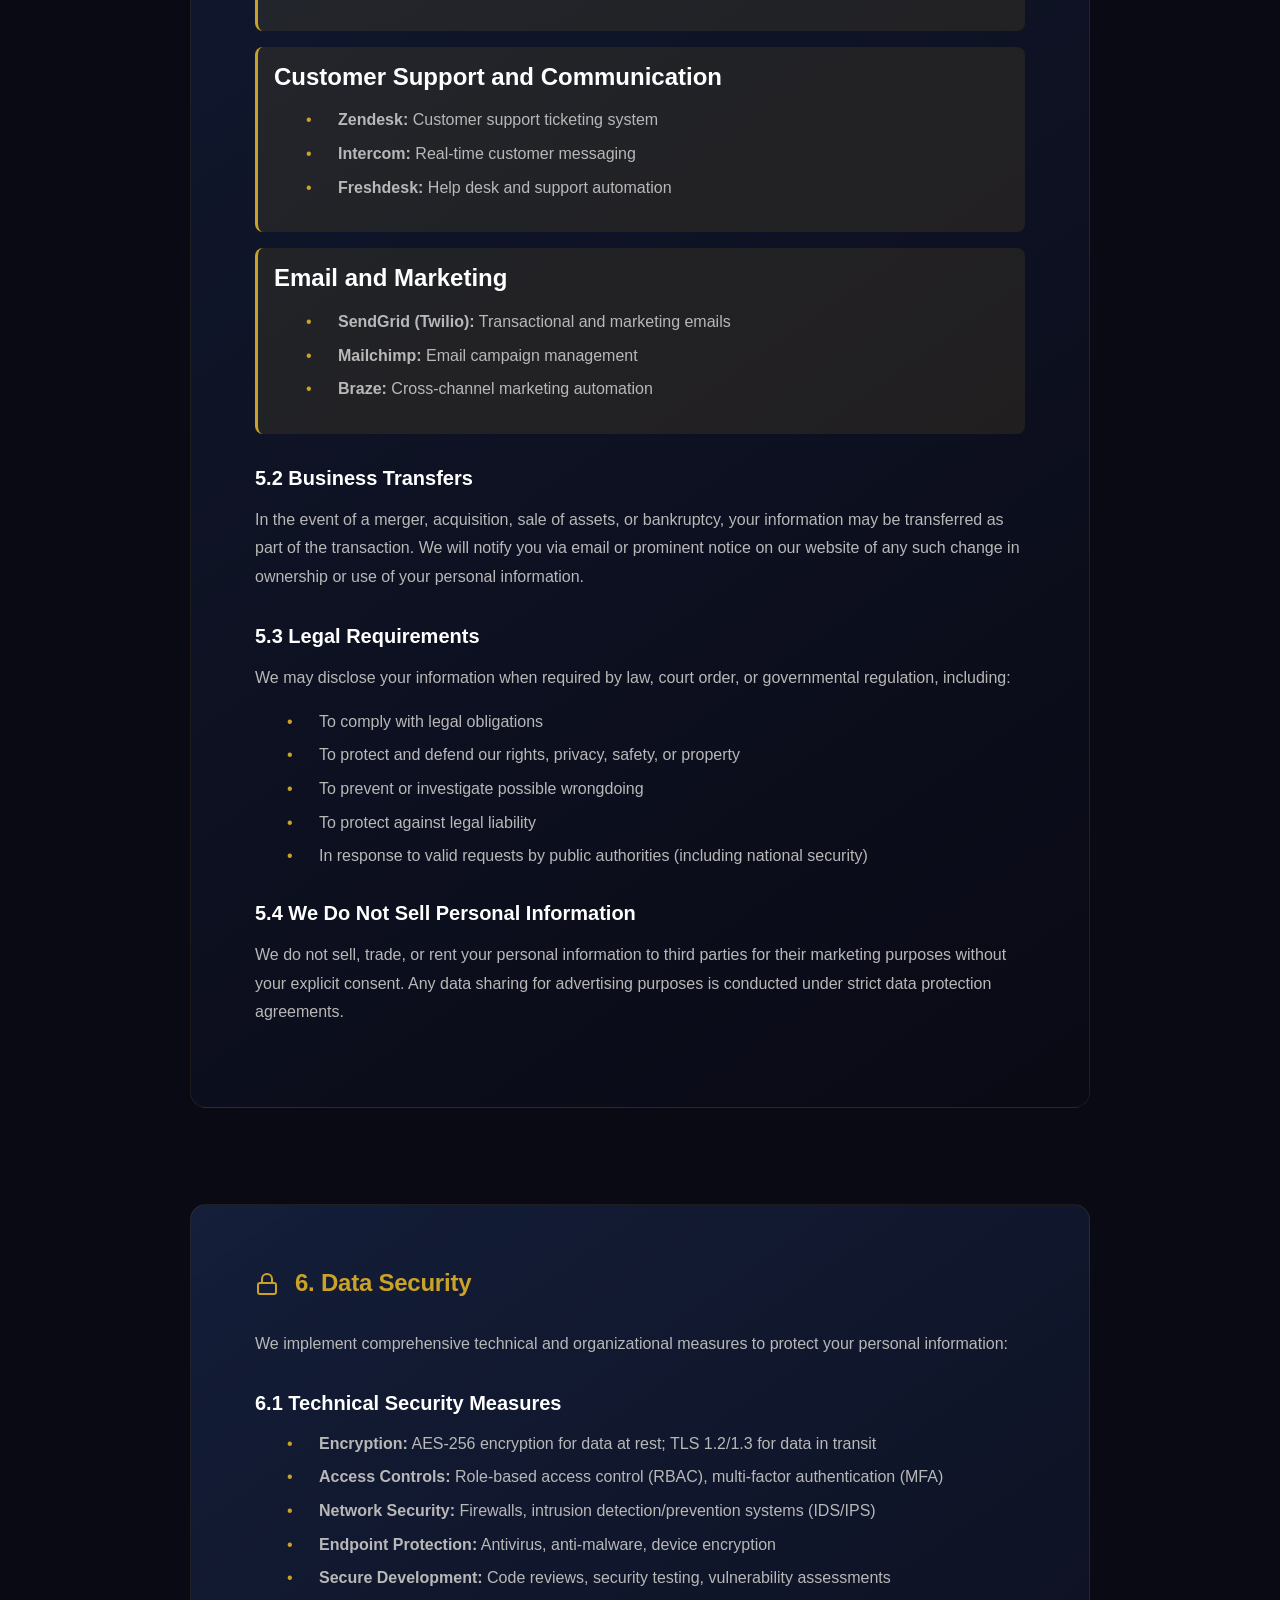
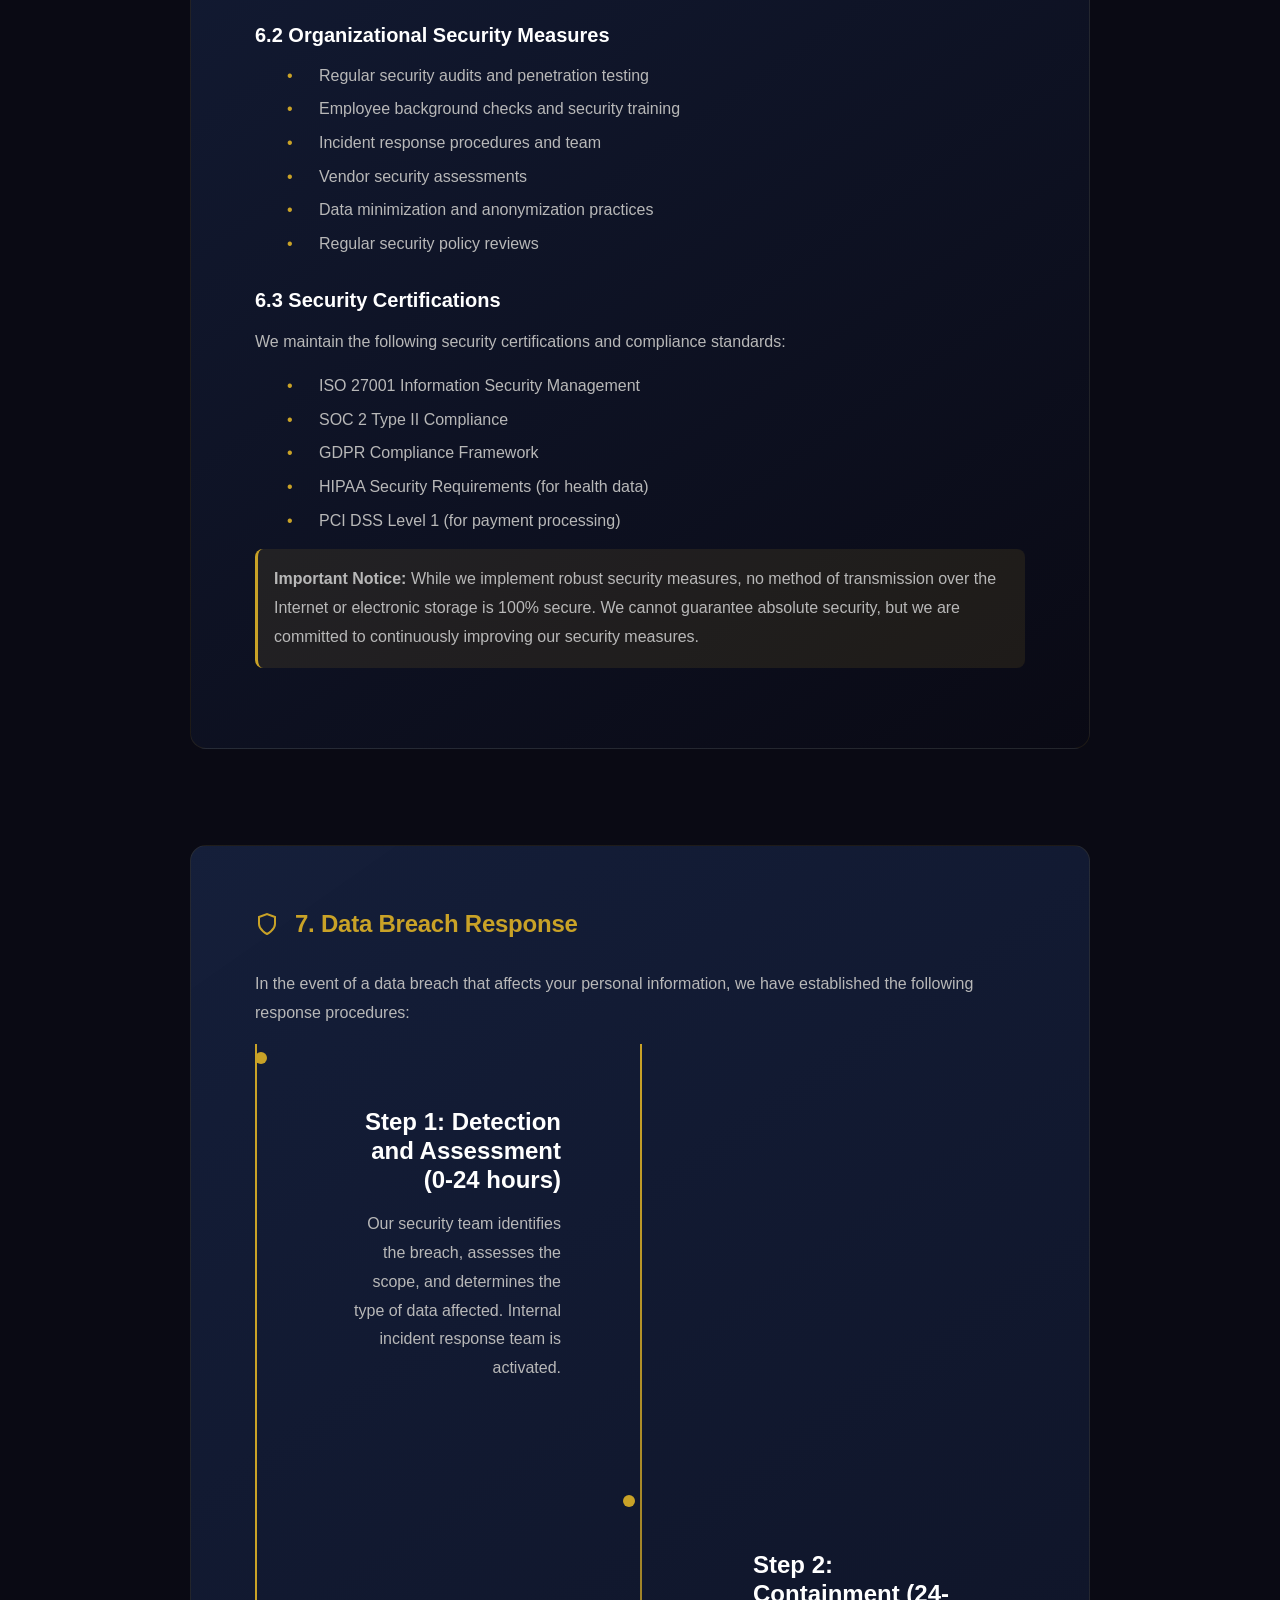
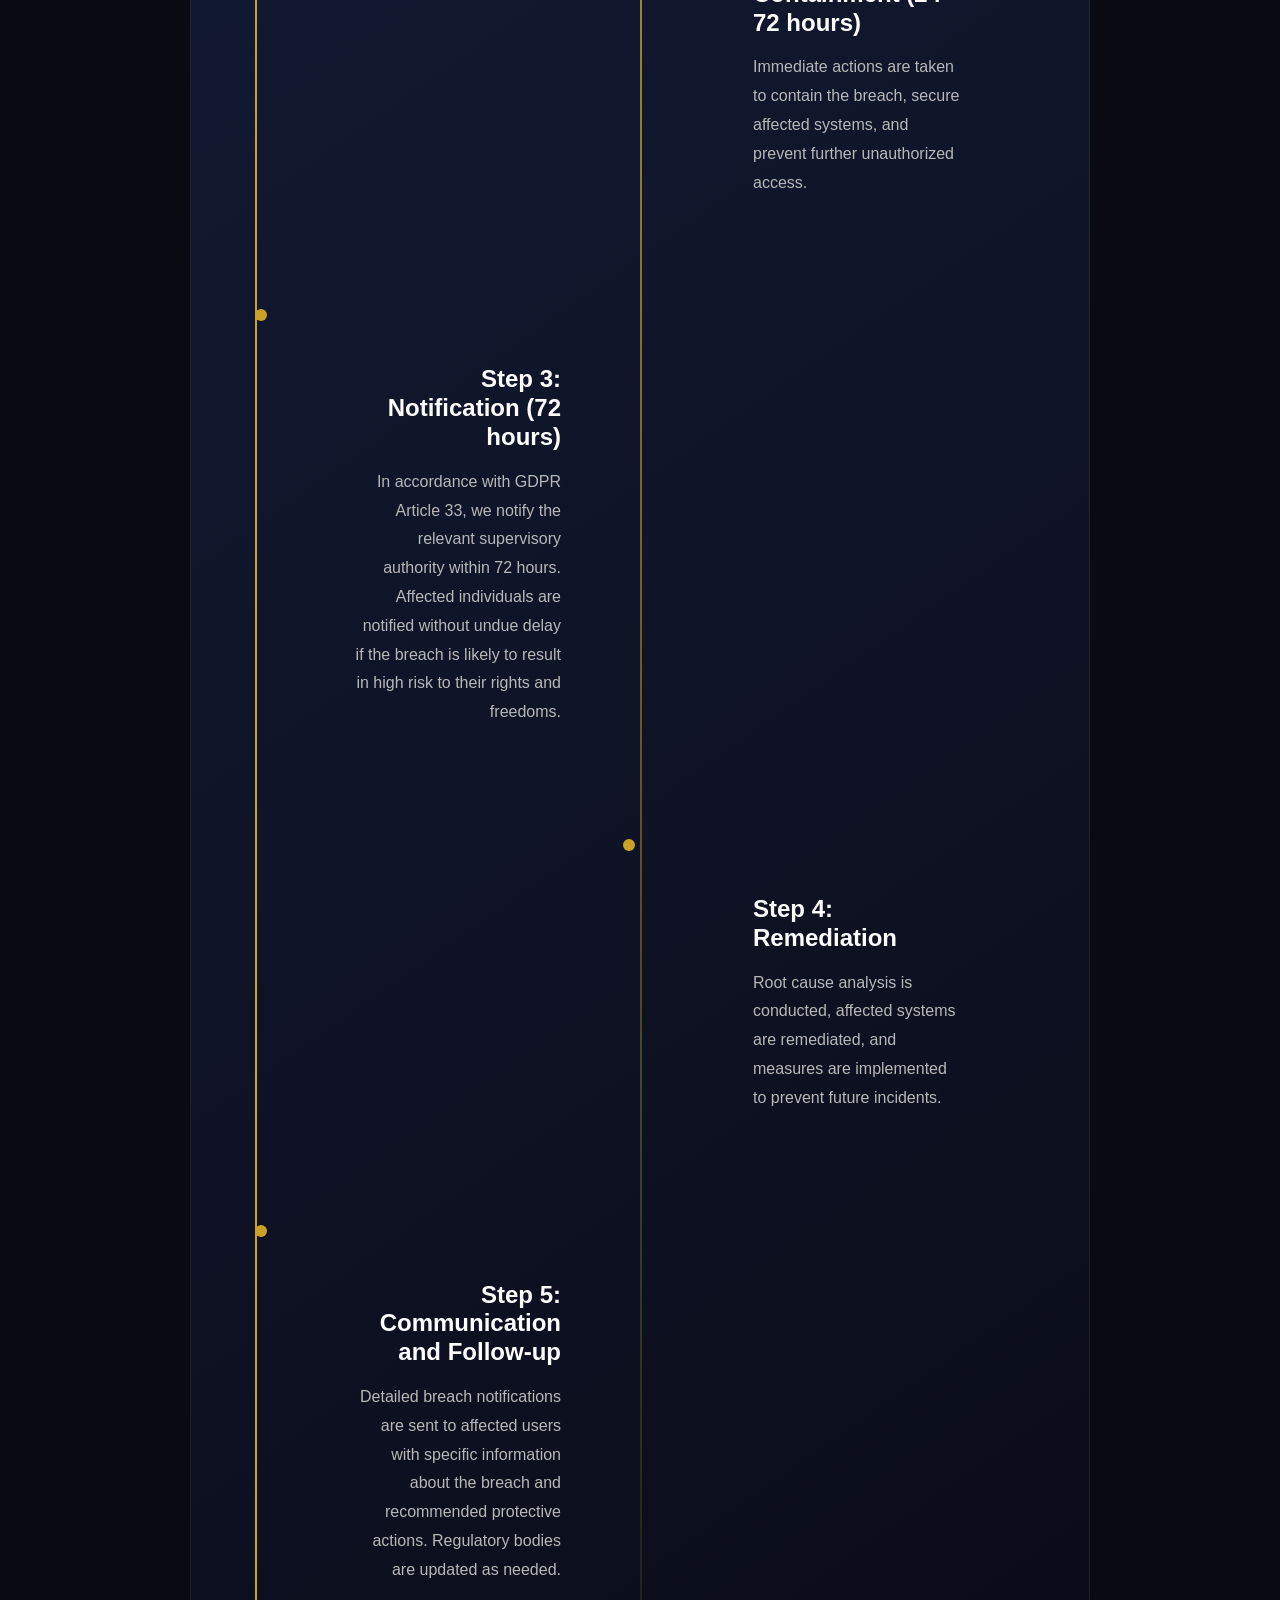
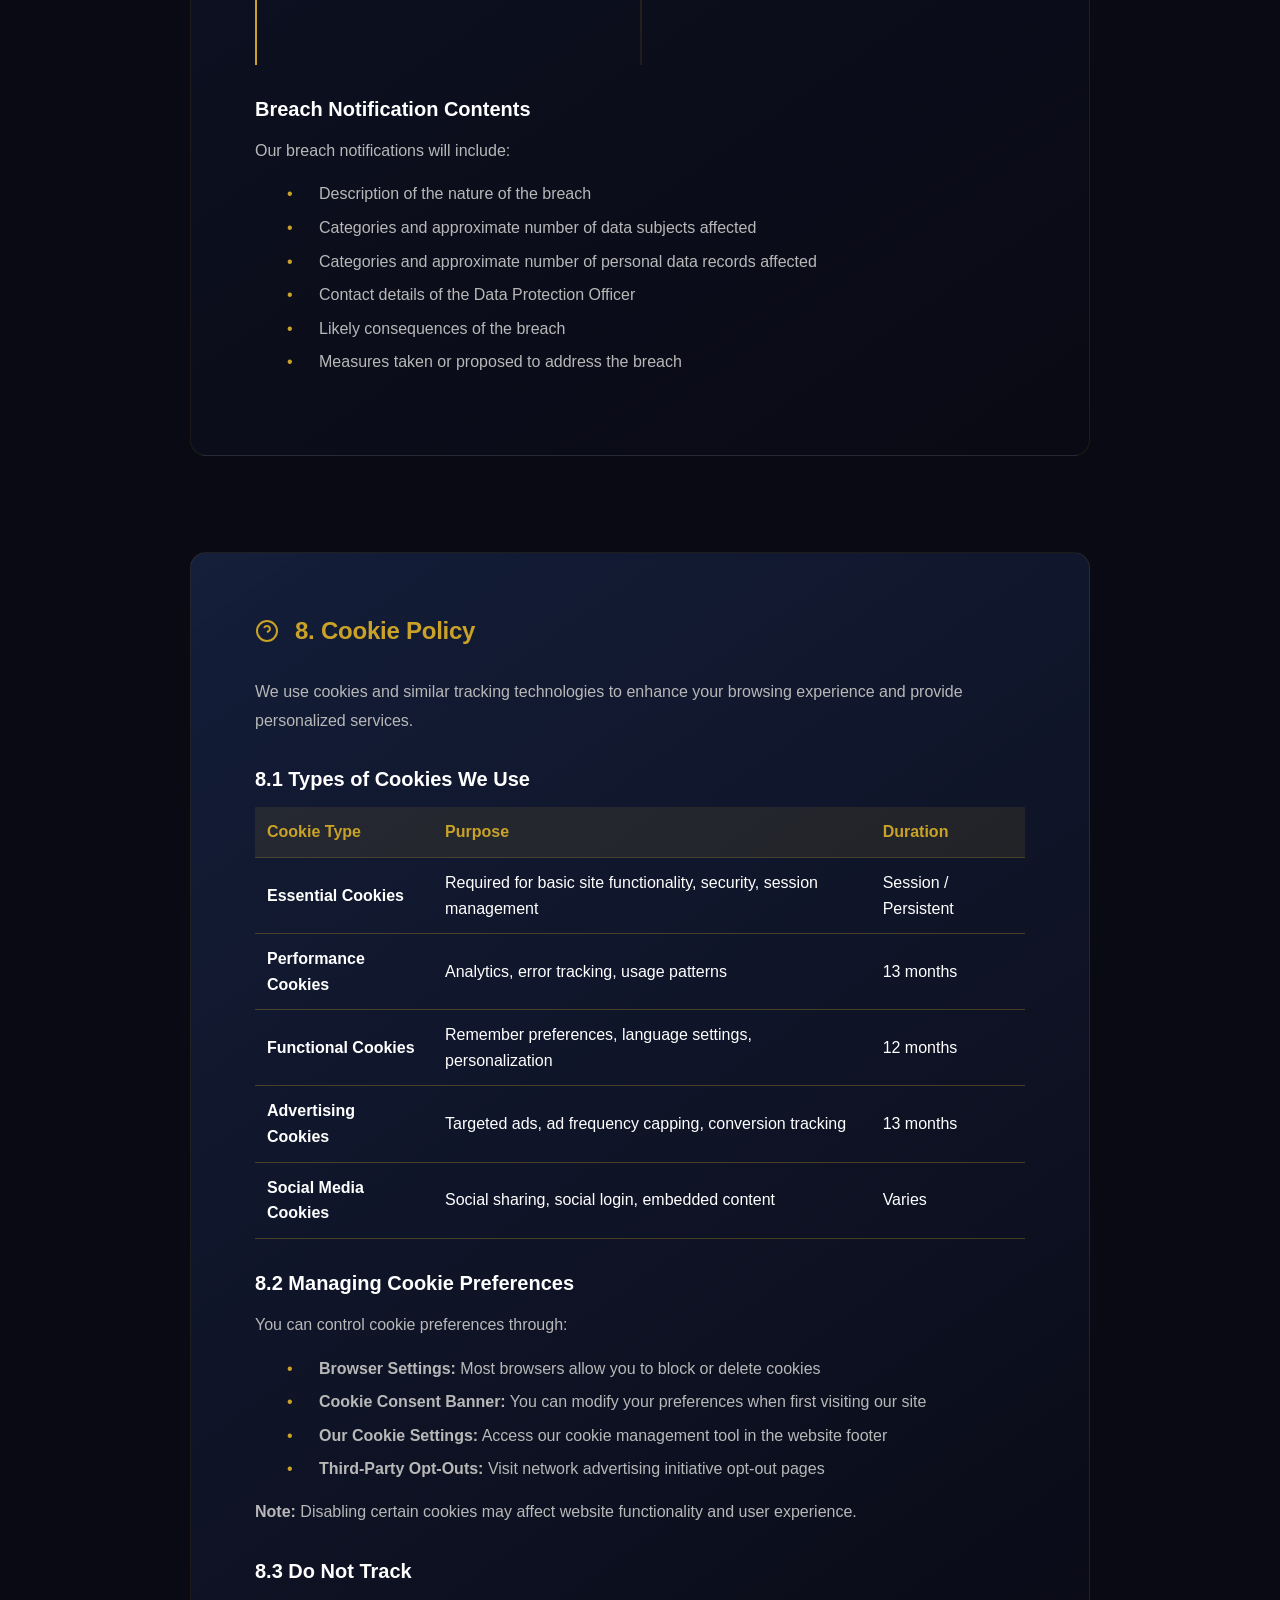
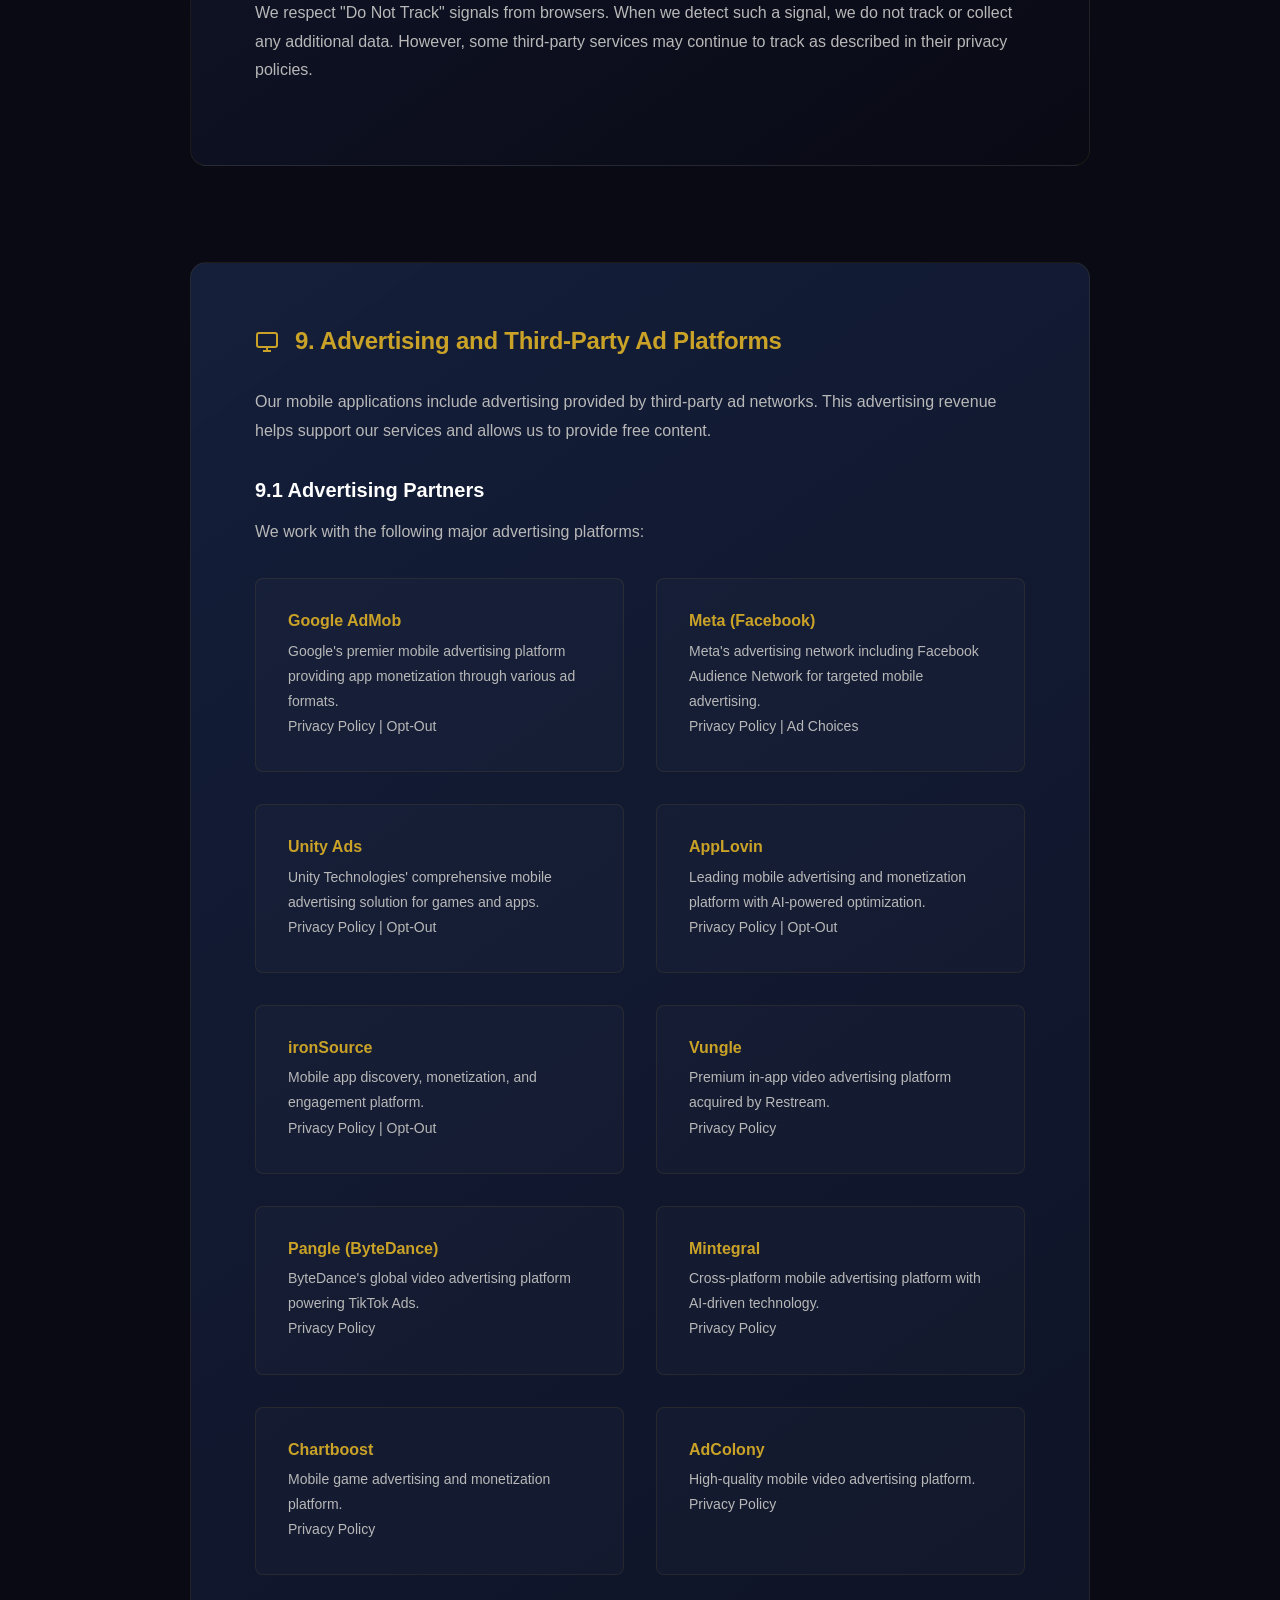
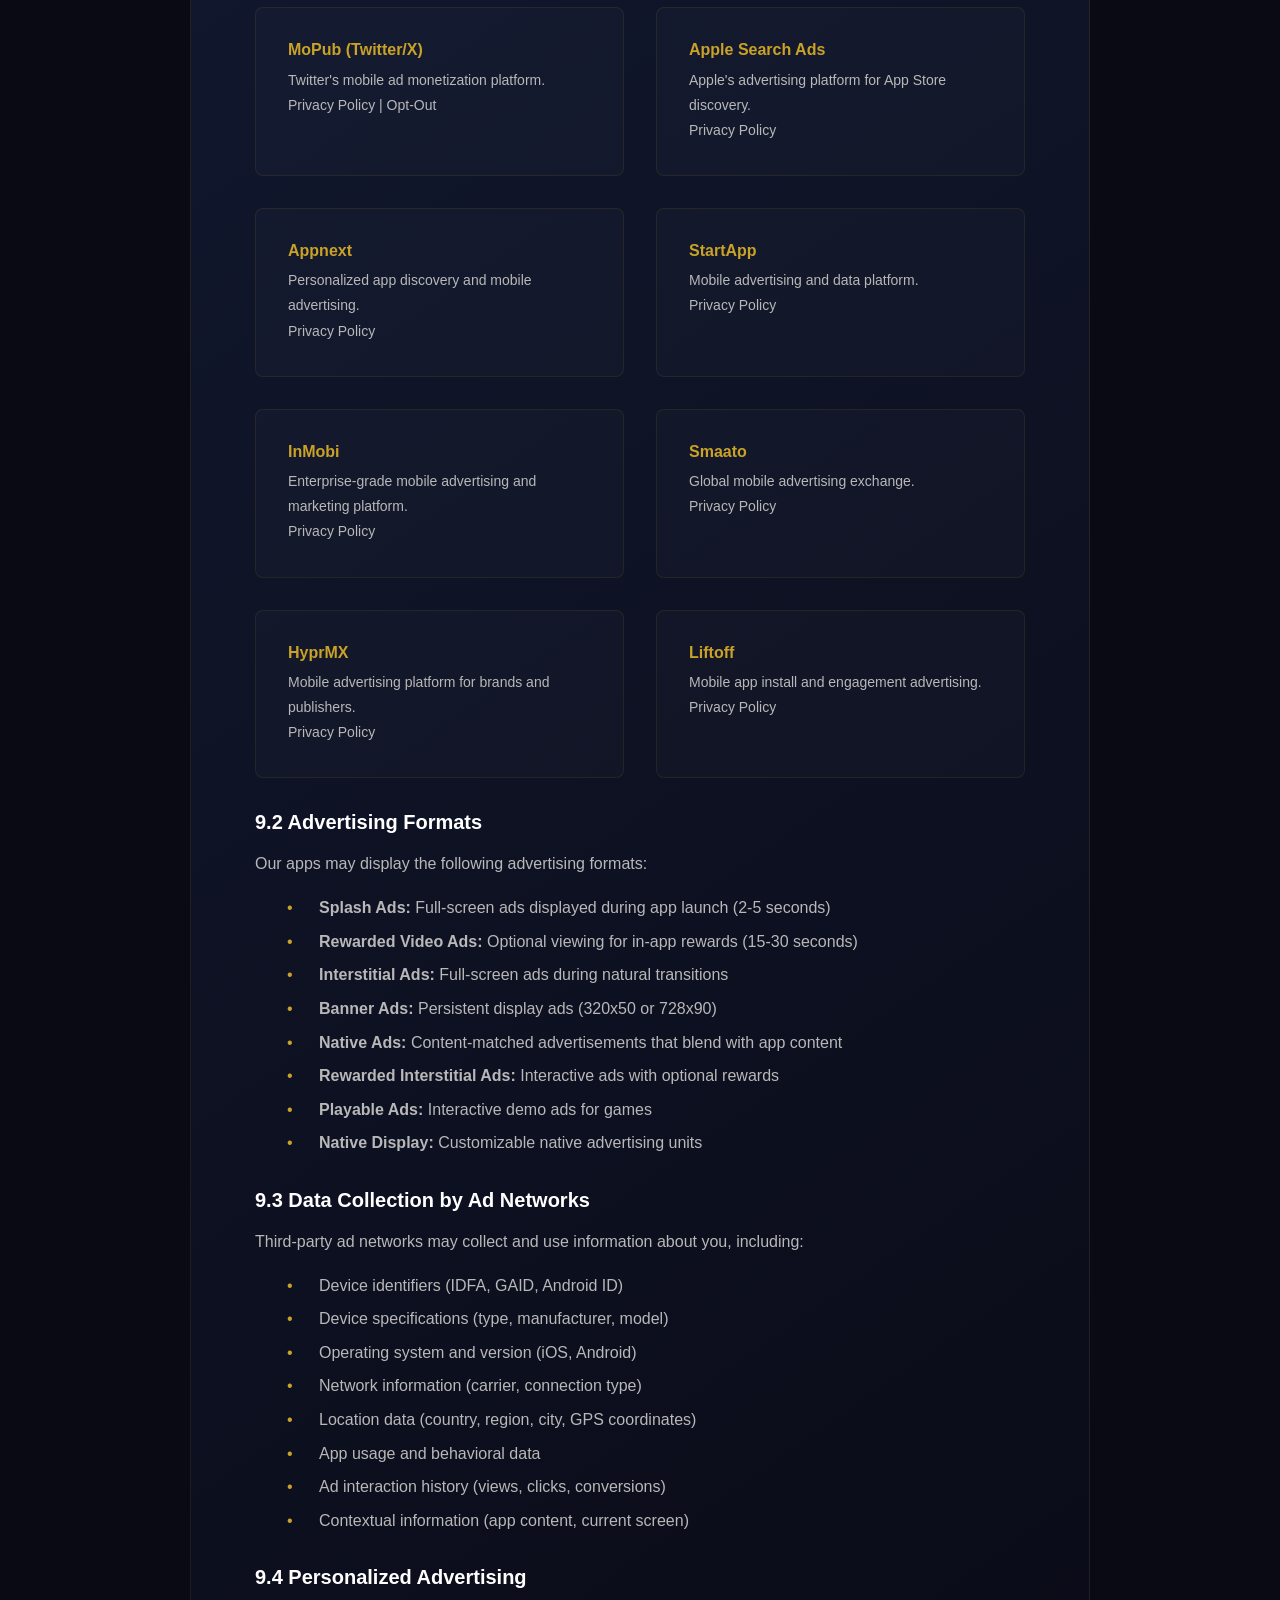
<file: privacy.html>
<!DOCTYPE html>
<html lang="en">
<head>
    <meta charset="UTF-8">
    <meta name="viewport" content="width=device-width, initial-scale=1.0">
    <meta name="description" content="Privacy Policy - Beijing Kanghejian Technology Co., Ltd. Comprehensive privacy policy covering data collection, third-party services, advertising platforms, and international compliance.">
    <meta name="robots" content="noindex, follow">
    <link rel="canonical" href="https://bjkanghejian.com/privacy">
    <title>Privacy Policy | Beijing Kanghejian Technology Co., Ltd</title>
    <link rel="icon" type="image/svg+xml" href="data:image/svg+xml,%3Csvg xmlns='http://www.w3.org/2000/svg' viewBox='0 0 100 100'%3E%3Ccircle cx='50' cy='50' r='48' fill='none' stroke='%23c9a227' stroke-width='2'/%3E%3Ccircle cx='50' cy='50' r='42' fill='%231a1f36'/%3E%3Ctext x='50' y='62' text-anchor='middle' font-size='36' font-weight='bold' fill='%23c9a227'%3EK%3C/text%3E%3C/svg%3E">
    <link rel="stylesheet" href="css/styles.css">
    <style>
        .legal-section ul li { margin-bottom: 0.5rem; }
        .platform-detail { background: rgba(201, 162, 39, 0.1); padding: 1rem; border-radius: 8px; margin: 1rem 0; border-left: 3px solid #c9a227; }
        .permission-grid { display: grid; grid-template-columns: repeat(auto-fit, minmax(280px, 1fr)); gap: 1rem; margin: 1rem 0; }
        .permission-card { background: rgba(26, 31, 54, 0.5); padding: 1rem; border-radius: 8px; border: 1px solid rgba(201, 162, 39, 0.3); }
        .permission-card h4 { color: #c9a227; margin-bottom: 0.5rem; }
        .timeline { border-left: 2px solid #c9a227; padding-left: 2rem; margin: 1rem 0; }
        .timeline-item { position: relative; margin-bottom: 1.5rem; }
        .timeline-item::before { content: ''; position: absolute; left: -2.1rem; top: 0.5rem; width: 12px; height: 12px; background: #c9a227; border-radius: 50%; }
        .compliance-table { width: 100%; border-collapse: collapse; margin: 1rem 0; }
        .compliance-table th, .compliance-table td { padding: 0.75rem; text-align: left; border-bottom: 1px solid rgba(201, 162, 39, 0.3); }
        .compliance-table th { background: rgba(201, 162, 39, 0.1); color: #c9a227; }
    </style>
</head>
<body>
    <div class="loading-screen"><div class="loading-spinner"></div></div>
    <header class="header">
        <div class="header-inner">
            <a href="index.html" class="logo">
                <svg xmlns="http://www.w3.org/2000/svg" viewBox="0 0 100 100" width="50" height="50"><circle cx="50" cy="50" r="48" fill="none" stroke="#c9a227" stroke-width="2"/><circle cx="50" cy="50" r="42" fill="#1a1f36"/><g fill="#c9a227"><rect x="30" y="25" width="4" height="50" rx="2"/><path d="M34 50 L50 25 L52 27 L38 50 Z"/><path d="M38 50 L52 75 L50 77 L34 50 Z"/></g></svg>
                <div class="logo-text"><span>Kanghejian</span><span>Technology</span></div>
            </a>
            <nav class="nav"><ul class="nav-list"><li><a href="index.html" class="nav-link">Home</a></li><li><a href="services.html" class="nav-link">Services</a></li><li><a href="culture.html" class="nav-link">Culture</a></li><li><a href="news.html" class="nav-link">News</a></li><li><a href="contact.html" class="nav-link">Contact</a></li></ul></nav>
            <button class="mobile-toggle" aria-label="Toggle"><span></span><span></span><span></span></button>
        </div>
    </header>
    <div class="mobile-nav"><button class="mobile-close" aria-label="Close">×</button><ul class="mobile-nav-list"><li><a href="index.html" class="mobile-nav-link">Home</a></li><li><a href="services.html" class="mobile-nav-link">Services</a></li><li><a href="culture.html" class="mobile-nav-link">Culture</a></li><li><a href="news.html" class="mobile-nav-link">News</a></li><li><a href="contact.html" class="mobile-nav-link">Contact</a></li></ul></div>

    <div class="legal-page">
        <div class="container">
            <div class="legal-header">
                <h1>Privacy <span class="text-gold">Policy</span></h1>
                <p>Last Updated: June 26, 2024 | Version 2.0</p>
            </div>

            <div class="legal-content">
                <section class="legal-section">
                    <h2><svg xmlns="http://www.w3.org/2000/svg" width="24" height="24" viewBox="0 0 24 24" fill="none" stroke="currentColor" stroke-width="2"><path d="M12 22s8-4 8-10V5l-8-3-8 3v7c0 6 8 10 8 10z"/></svg> 1. Introduction</h2>
                    <p>Beijing Kanghejian Technology Co., Ltd ("Company," "we," "us," or "our") is committed to protecting your privacy and ensuring the security of your personal information. This comprehensive Privacy Policy explains how we collect, use, disclose, transfer, and safeguard your information when you:</p>
                    <ul>
                        <li>Visit our website at bjkanghejian.com</li>
                        <li>Download and use our mobile applications</li>
                        <li>Purchase or use our products and services</li>
                        <li>Interact with our customer support</li>
                        <li>Subscribe to our newsletters or communications</li>
                        <li>Participate in our promotions or surveys</li>
                    </ul>
                    <p>By accessing or using our services, you acknowledge that you have read, understood, and agree to be bound by all the terms of this Privacy Policy. If you do not agree with the terms of this Privacy Policy, please do not access the site or use our applications.</p>
                    
                    <h3>Controller Information</h3>
                    <div class="platform-detail">
                        <p><strong>Data Controller:</strong> Beijing Kanghejian Technology Co., Ltd</p>
                        <p><strong>Registered Address:</strong> House 115, East Side, No. 22 Hongguang Village, Shilibao Town, Miyun District, Beijing, 100000, CN</p>
                        <p><strong>Contact Email:</strong> privacy@bjkanghejian.com</p>
                        <p><strong>Data Protection Officer:</strong> dpo@bjkanghejian.com</p>
                    </div>
                </section>

                <section class="legal-section">
                    <h2><svg xmlns="http://www.w3.org/2000/svg" width="24" height="24" viewBox="0 0 24 24" fill="none" stroke="currentColor" stroke-width="2"><ellipse cx="12" cy="5" rx="9" ry="3"/><path d="M21 12c0 1.66-4 3-9 3s-9-1.34-9-3"/><path d="M3 5v14c0 1.66 4 3 9 3s9-1.34 9-3V5"/></svg> 2. Information We Collect</h2>
                    
                    <h3>2.1 Personal Information You Provide</h3>
                    <p>We may collect personal information that you voluntarily provide to us, including:</p>
                    <ul>
                        <li><strong>Account Information:</strong> Name, email address, postal address, phone number, date of birth, gender, profile picture</li>
                        <li><strong>Authentication Data:</strong> Usernames, passwords, password hints, and similar security information</li>
                        <li><strong>Payment Information:</strong> Credit/debit card numbers, bank account details, billing address, transaction history</li>
                        <li><strong>Health Information:</strong> Health data collected through our health monitoring applications, including vital signs, activity data, sleep patterns, and other health-related metrics</li>
                        <li><strong>Communications:</strong> Messages, inquiries, feedback, and correspondence you send to us</li>
                        <li><strong>Survey Data:</strong> Information provided in surveys, contests, or promotional offers</li>
                        <li><strong>Employment Data:</strong> If you apply for employment, CV, resume, cover letter, references</li>
                    </ul>

                    <h3>2.2 Automatically Collected Information</h3>
                    <p>When you access our website or use our applications, we automatically collect:</p>
                    <ul>
                        <li><strong>Device Information:</strong> Device type, model, manufacturer, operating system, browser type and version</li>
                        <li><strong>Unique Identifiers:</strong> IDFA (Identifier for Advertisers), GAID (Google Advertising ID), device fingerprint</li>
                        <li><strong>Network Information:</strong> IP address, ISP, connection type, signal strength</li>
                        <li><strong>Location Data:</strong> GPS coordinates, Wi-Fi access points, cell tower information (with consent)</li>
                        <li><strong>Usage Data:</strong> Pages visited, time spent, click patterns, scroll depth, search queries</li>
                        <li><strong>Performance Data:</strong> App crashes, error logs, response times, feature usage</li>
                        <li><strong>Referral Data:</strong> Referring URL, exit pages, search queries</li>
                    </ul>

                    <h3>2.3 Information from Third Parties</h3>
                    <p>We may receive information about you from third parties, including:</p>
                    <ul>
                        <li>Business partners and affiliates</li>
                        <li>Advertising networks and analytics providers</li>
                        <li>Social media platforms (when you connect via social login)</li>
                        <li>Public databases and data providers</li>
                        <li>Fraud detection and prevention services</li>
                    </ul>

                    <h3>2.4 Sensitive Information</h3>
                    <p>We may collect and process certain categories of sensitive information with your explicit consent, including:</p>
                    <ul>
                        <li>Biometric data (fingerprints, facial recognition) for authentication</li>
                        <li>Health and medical information from health monitoring apps</li>
                        <li>Genetic data (if applicable to health services)</li>
                        <li>Precise geolocation data</li>
                    </ul>
                </section>

                <section class="legal-section">
                    <h2><svg xmlns="http://www.w3.org/2000/svg" width="24" height="24" viewBox="0 0 24 24" fill="none" stroke="currentColor" stroke-width="2"><rect x="2" y="3" width="20" height="14" rx="2" ry="2"/><line x1="8" y1="21" x2="16" y2="21"/><line x1="12" y1="17" x2="12" y2="21"/></svg> 3. Mobile Device Permissions</h2>
                    <p>Our mobile applications may request certain permissions to provide full functionality. Below is a comprehensive list of permissions we may request:</p>
                    
                    <div class="permission-grid">
                        <div class="permission-card">
                            <h4><svg xmlns="http://www.w3.org/2000/svg" width="20" height="20" viewBox="0 0 24 24" fill="none" stroke="currentColor" stroke-width="2"><path d="M23 19a2 2 0 0 1-2 2H3a2 2 0 0 1-2-2V8a2 2 0 0 1 2-2h4l2-3h6l2 3h4a2 2 0 0 1 2 2z"/><circle cx="12" cy="13" r="4"/></svg> Camera</h4>
                            <p>Required for: Taking photos, scanning QR codes, video calls, augmented reality features</p>
                            <p><strong>Data Handling:</strong> Photos are processed locally or stored securely on our servers with encryption</p>
                        </div>
                        <div class="permission-card">
                            <h4><svg xmlns="http://www.w3.org/2000/svg" width="20" height="20" viewBox="0 0 24 24" fill="none" stroke="currentColor" stroke-width="2"><path d="M21 10c0 7-9 13-9 13s-9-6-9-13a9 9 0 0 1 18 0z"/><circle cx="12" cy="10" r="3"/></svg> Location</h4>
                            <p>Required for: GPS tracking, local services, personalized content, health monitoring</p>
                            <p><strong>Data Handling:</strong> Location data is used to provide location-based services and may be stored with appropriate encryption</p>
                        </div>
                        <div class="permission-card">
                            <h4><svg xmlns="http://www.w3.org/2000/svg" width="20" height="20" viewBox="0 0 24 24" fill="none" stroke="currentColor" stroke-width="2"><path d="M12 1a3 3 0 0 0-3 3v8a3 3 0 0 0 6 0V4a3 3 0 0 0-3-3z"/><path d="M19 10v2a7 7 0 0 1-14 0v-2"/><line x1="12" y1="19" x2="12" y2="23"/><line x1="1" y1="23" x2="23" y2="23"/></svg> Microphone</h4>
                            <p>Required for: Voice commands, audio recording, video calls, voice notes</p>
                            <p><strong>Data Handling:</strong> Audio data is processed in real-time or stored securely with user consent</p>
                        </div>
                        <div class="permission-card">
                            <h4><svg xmlns="http://www.w3.org/2000/svg" width="20" height="20" viewBox="0 0 24 24" fill="none" stroke="currentColor" stroke-width="2"><path d="M22 19a2 2 0 0 1-2 2H4a2 2 0 0 1-2-2V5a2 2 0 0 1 2-2h5l2 3h9a2 2 0 0 1 2 2z"/></svg> Storage</h4>
                            <p>Required for: Saving files, caching data offline, app backups</p>
                            <p><strong>Data Handling:</strong> Files are stored locally or synced to secure cloud servers</p>
                        </div>
                        <div class="permission-card">
                            <h4><svg xmlns="http://www.w3.org/2000/svg" width="20" height="20" viewBox="0 0 24 24" fill="none" stroke="currentColor" stroke-width="2"><path d="M18 8A6 6 0 0 0 6 8c0 7-3 9-3 9h18s-3-2-3-9"/><path d="M13.73 21a2 2 0 0 1-3.46 0"/></svg> Notifications</h4>
                            <p>Required for: Push notifications, reminders, updates, marketing communications</p>
                            <p><strong>Data Handling:</strong> Notification preferences can be managed in app settings</p>
                        </div>
                        <div class="permission-card">
                            <h4><svg xmlns="http://www.w3.org/2000/svg" width="20" height="20" viewBox="0 0 24 24" fill="none" stroke="currentColor" stroke-width="2"><path d="M17 21v-2a4 4 0 0 0-4-4H5a4 4 0 0 0-4 4v2"/><circle cx="9" cy="7" r="4"/><path d="M23 21v-2a4 4 0 0 0-3-3.87"/><path d="M16 3.13a4 4 0 0 1 0 7.75"/></svg> Contacts</h4>
                            <p>Required for: Social features, referral programs, invite friends</p>
                            <p><strong>Data Handling:</strong> Contact information is used only for specified purposes with consent</p>
                        </div>
                        <div class="permission-card">
                            <h4><svg xmlns="http://www.w3.org/2000/svg" width="20" height="20" viewBox="0 0 24 24" fill="none" stroke="currentColor" stroke-width="2"><polyline points="22 12 18 12 15 21 9 3 6 12 2 12"/></svg> Sensors</h4>
                            <p>Required for: Health tracking, fitness monitoring, activity detection</p>
                            <p><strong>Data Handling:</strong> Sensor data is processed locally and synced securely</p>
                        </div>
                        <div class="permission-card">
                            <h4><svg xmlns="http://www.w3.org/2000/svg" width="20" height="20" viewBox="0 0 24 24" fill="none" stroke="currentColor" stroke-width="2"><rect x="5" y="2" width="14" height="20" rx="2" ry="2"/><line x1="12" y1="18" x2="12.01" y2="18"/></svg> Phone State</h4>
                            <p>Required for: Device identification, call handling, battery optimization</p>
                            <p><strong>Data Handling:</strong> Used for device security and analytics purposes</p>
                        </div>
                    </div>
                    <p>You can manage permissions at any time through your device settings or within the app settings menu.</p>
                </section>

                <section class="legal-section">
                    <h2><svg xmlns="http://www.w3.org/2000/svg" width="24" height="24" viewBox="0 0 24 24" fill="none" stroke="currentColor" stroke-width="2"><circle cx="12" cy="12" r="10"/><polyline points="12 6 12 12 16 14"/></svg> 4. How We Use Your Information</h2>
                    <p>We use the information we collect for the following purposes:</p>
                    <ul>
                        <li><strong>Service Provision:</strong> To provide, maintain, operate, and improve our services</li>
                        <li><strong>Account Management:</strong> To create and manage your account, process registrations</li>
                        <li><strong>Transaction Processing:</strong> To process payments, fulfill orders, send order confirmations</li>
                        <li><strong>Communication:</strong> To send transactional emails, respond to inquiries, provide customer support</li>
                        <li><strong>Marketing:</strong> To send promotional communications (with your consent)</li>
                        <li><strong>Personalization:</strong> To personalize your experience and deliver relevant content</li>
                        <li><strong>Analytics:</strong> To monitor usage patterns, analyze performance, optimize services</li>
                        <li><strong>Security:</strong> To detect, prevent, and address fraud, security threats, technical issues</li>
                        <li><strong>Legal Compliance:</strong> To comply with applicable laws, regulations, legal processes</li>
                        <li><strong>Health Services:</strong> To provide health monitoring, track fitness goals, generate health reports</li>
                        <li><strong>Advertising:</strong> To display targeted advertisements based on your preferences and behavior</li>
                    </ul>

                    <h3>Legal Basis for Processing (GDPR)</h3>
                    <p>If you are located in the European Economic Area (EEA), we process your personal data based on the following legal grounds:</p>
                    <ul>
                        <li><strong>Consent:</strong> You have given clear consent for us to process your personal data</li>
                        <li><strong>Contract:</strong> Processing is necessary for a contract we have with you</li>
                        <li><strong>Legal Obligation:</strong> Processing is necessary for us to comply with the law</li>
                        <li><strong>Vital Interests:</strong> Processing is necessary to protect someone's life</li>
                        <li><strong>Public Task:</strong> Processing is necessary for the performance of a public task</li>
                        <li><strong>Legitimate Interests:</strong> Processing is necessary for our legitimate interests (balanced against your rights)</li>
                    </ul>
                </section>

                <section class="legal-section">
                    <h2><svg xmlns="http://www.w3.org/2000/svg" width="24" height="24" viewBox="0 0 24 24" fill="none" stroke="currentColor" stroke-width="2"><path d="M17 21v-2a4 4 0 0 0-4-4H5a4 4 0 0 0-4 4v2"/><circle cx="9" cy="7" r="4"/><path d="M23 21v-2a4 4 0 0 0-3-3.87"/><path d="M16 3.13a4 4 0 0 1 0 7.75"/></svg> 5. Information Sharing and Disclosure</h2>
                    
                    <h3>5.1 Third-Party Service Providers</h3>
                    <p>We share your information with trusted third-party service providers who assist us in operating our business:</p>
                    
                    <div class="platform-detail">
                        <h4>Cloud Infrastructure Providers</h4>
                        <ul>
                            <li><strong>Amazon Web Services (AWS):</strong> Cloud hosting, storage, and computing services</li>
                            <li><strong>Google Cloud Platform:</strong> Cloud infrastructure and data analytics</li>
                            <li><strong>Microsoft Azure:</strong> Cloud services and enterprise solutions</li>
                            <li><strong>Alibaba Cloud:</strong> Regional cloud services for Asian markets</li>
                        </ul>
                    </div>
                    
                    <div class="platform-detail">
                        <h4>Analytics and Performance</h4>
                        <ul>
                            <li><strong>Google Analytics:</strong> Website traffic and user behavior analysis</li>
                            <li><strong>Firebase (Google):</strong> App analytics, crash reporting, performance monitoring</li>
                            <li><strong>Mixpanel:</strong> User behavior analytics and engagement tracking</li>
                            <li><strong>Adjust:</strong> Mobile app attribution and analytics</li>
                            <li><strong>AppsFlyer:</strong> Mobile marketing analytics and attribution</li>
                        </ul>
                    </div>
                    
                    <div class="platform-detail">
                        <h4>Payment Processing</h4>
                        <ul>
                            <li><strong>Stripe:</strong> Secure payment processing</li>
                            <li><strong>PayPal:</strong> Alternative payment processing</li>
                            <li><strong>Apple Pay / Google Pay:</strong> Integrated payment solutions</li>
                            <li><strong>Alipay / WeChat Pay:</strong> Regional payment options</li>
                        </ul>
                    </div>
                    
                    <div class="platform-detail">
                        <h4>Customer Support and Communication</h4>
                        <ul>
                            <li><strong>Zendesk:</strong> Customer support ticketing system</li>
                            <li><strong>Intercom:</strong> Real-time customer messaging</li>
                            <li><strong>Freshdesk:</strong> Help desk and support automation</li>
                        </ul>
                    </div>
                    
                    <div class="platform-detail">
                        <h4>Email and Marketing</h4>
                        <ul>
                            <li><strong>SendGrid (Twilio):</strong> Transactional and marketing emails</li>
                            <li><strong>Mailchimp:</strong> Email campaign management</li>
                            <li><strong>Braze:</strong> Cross-channel marketing automation</li>
                        </ul>
                    </div>

                    <h3>5.2 Business Transfers</h3>
                    <p>In the event of a merger, acquisition, sale of assets, or bankruptcy, your information may be transferred as part of the transaction. We will notify you via email or prominent notice on our website of any such change in ownership or use of your personal information.</p>

                    <h3>5.3 Legal Requirements</h3>
                    <p>We may disclose your information when required by law, court order, or governmental regulation, including:</p>
                    <ul>
                        <li>To comply with legal obligations</li>
                        <li>To protect and defend our rights, privacy, safety, or property</li>
                        <li>To prevent or investigate possible wrongdoing</li>
                        <li>To protect against legal liability</li>
                        <li>In response to valid requests by public authorities (including national security)</li>
                    </ul>

                    <h3>5.4 We Do Not Sell Personal Information</h3>
                    <p>We do not sell, trade, or rent your personal information to third parties for their marketing purposes without your explicit consent. Any data sharing for advertising purposes is conducted under strict data protection agreements.</p>
                </section>

                <section class="legal-section">
                    <h2><svg xmlns="http://www.w3.org/2000/svg" width="24" height="24" viewBox="0 0 24 24" fill="none" stroke="currentColor" stroke-width="2"><rect x="3" y="11" width="18" height="11" rx="2" ry="2"/><path d="M7 11V7a5 5 0 0 1 10 0v4"/></svg> 6. Data Security</h2>
                    <p>We implement comprehensive technical and organizational measures to protect your personal information:</p>
                    
                    <h3>6.1 Technical Security Measures</h3>
                    <ul>
                        <li><strong>Encryption:</strong> AES-256 encryption for data at rest; TLS 1.2/1.3 for data in transit</li>
                        <li><strong>Access Controls:</strong> Role-based access control (RBAC), multi-factor authentication (MFA)</li>
                        <li><strong>Network Security:</strong> Firewalls, intrusion detection/prevention systems (IDS/IPS)</li>
                        <li><strong>Endpoint Protection:</strong> Antivirus, anti-malware, device encryption</li>
                        <li><strong>Secure Development:</strong> Code reviews, security testing, vulnerability assessments</li>
                    </ul>

                    <h3>6.2 Organizational Security Measures</h3>
                    <ul>
                        <li>Regular security audits and penetration testing</li>
                        <li>Employee background checks and security training</li>
                        <li>Incident response procedures and team</li>
                        <li>Vendor security assessments</li>
                        <li>Data minimization and anonymization practices</li>
                        <li>Regular security policy reviews</li>
                    </ul>

                    <h3>6.3 Security Certifications</h3>
                    <p>We maintain the following security certifications and compliance standards:</p>
                    <ul>
                        <li>ISO 27001 Information Security Management</li>
                        <li>SOC 2 Type II Compliance</li>
                        <li>GDPR Compliance Framework</li>
                        <li>HIPAA Security Requirements (for health data)</li>
                        <li>PCI DSS Level 1 (for payment processing)</li>
                    </ul>

                    <p class="platform-detail"><strong>Important Notice:</strong> While we implement robust security measures, no method of transmission over the Internet or electronic storage is 100% secure. We cannot guarantee absolute security, but we are committed to continuously improving our security measures.</p>
                </section>

                <section class="legal-section">
                    <h2><svg xmlns="http://www.w3.org/2000/svg" width="24" height="24" viewBox="0 0 24 24" fill="none" stroke="currentColor" stroke-width="2"><path d="M12 22s8-4 8-10V5l-8-3-8 3v7c0 6 8 10 8 10z"/></svg> 7. Data Breach Response</h2>
                    <p>In the event of a data breach that affects your personal information, we have established the following response procedures:</p>
                    
                    <div class="timeline">
                        <div class="timeline-item">
                            <h4>Step 1: Detection and Assessment (0-24 hours)</h4>
                            <p>Our security team identifies the breach, assesses the scope, and determines the type of data affected. Internal incident response team is activated.</p>
                        </div>
                        <div class="timeline-item">
                            <h4>Step 2: Containment (24-72 hours)</h4>
                            <p>Immediate actions are taken to contain the breach, secure affected systems, and prevent further unauthorized access.</p>
                        </div>
                        <div class="timeline-item">
                            <h4>Step 3: Notification (72 hours)</h4>
                            <p>In accordance with GDPR Article 33, we notify the relevant supervisory authority within 72 hours. Affected individuals are notified without undue delay if the breach is likely to result in high risk to their rights and freedoms.</p>
                        </div>
                        <div class="timeline-item">
                            <h4>Step 4: Remediation</h4>
                            <p>Root cause analysis is conducted, affected systems are remediated, and measures are implemented to prevent future incidents.</p>
                        </div>
                        <div class="timeline-item">
                            <h4>Step 5: Communication and Follow-up</h4>
                            <p>Detailed breach notifications are sent to affected users with specific information about the breach and recommended protective actions. Regulatory bodies are updated as needed.</p>
                        </div>
                    </div>

                    <h3>Breach Notification Contents</h3>
                    <p>Our breach notifications will include:</p>
                    <ul>
                        <li>Description of the nature of the breach</li>
                        <li>Categories and approximate number of data subjects affected</li>
                        <li>Categories and approximate number of personal data records affected</li>
                        <li>Contact details of the Data Protection Officer</li>
                        <li>Likely consequences of the breach</li>
                        <li>Measures taken or proposed to address the breach</li>
                    </ul>
                </section>

                <section class="legal-section">
                    <h2><svg xmlns="http://www.w3.org/2000/svg" width="24" height="24" viewBox="0 0 24 24" fill="none" stroke="currentColor" stroke-width="2"><circle cx="12" cy="12" r="10"/><path d="M9.09 9a3 3 0 0 1 5.83 1c0 2-3 3-3 3"/><line x1="12" y1="17" x2="12.01" y2="17"/></svg> 8. Cookie Policy</h2>
                    <p>We use cookies and similar tracking technologies to enhance your browsing experience and provide personalized services.</p>

                    <h3>8.1 Types of Cookies We Use</h3>
                    <table class="compliance-table">
                        <thead>
                            <tr>
                                <th>Cookie Type</th>
                                <th>Purpose</th>
                                <th>Duration</th>
                            </tr>
                        </thead>
                        <tbody>
                            <tr>
                                <td><strong>Essential Cookies</strong></td>
                                <td>Required for basic site functionality, security, session management</td>
                                <td>Session / Persistent</td>
                            </tr>
                            <tr>
                                <td><strong>Performance Cookies</strong></td>
                                <td>Analytics, error tracking, usage patterns</td>
                                <td>13 months</td>
                            </tr>
                            <tr>
                                <td><strong>Functional Cookies</strong></td>
                                <td>Remember preferences, language settings, personalization</td>
                                <td>12 months</td>
                            </tr>
                            <tr>
                                <td><strong>Advertising Cookies</strong></td>
                                <td>Targeted ads, ad frequency capping, conversion tracking</td>
                                <td>13 months</td>
                            </tr>
                            <tr>
                                <td><strong>Social Media Cookies</strong></td>
                                <td>Social sharing, social login, embedded content</td>
                                <td>Varies</td>
                            </tr>
                        </tbody>
                    </table>

                    <h3>8.2 Managing Cookie Preferences</h3>
                    <p>You can control cookie preferences through:</p>
                    <ul>
                        <li><strong>Browser Settings:</strong> Most browsers allow you to block or delete cookies</li>
                        <li><strong>Cookie Consent Banner:</strong> You can modify your preferences when first visiting our site</li>
                        <li><strong>Our Cookie Settings:</strong> Access our cookie management tool in the website footer</li>
                        <li><strong>Third-Party Opt-Outs:</strong> Visit network advertising initiative opt-out pages</li>
                    </ul>

                    <p><strong>Note:</strong> Disabling certain cookies may affect website functionality and user experience.</p>

                    <h3>8.3 Do Not Track</h3>
                    <p>We respect "Do Not Track" signals from browsers. When we detect such a signal, we do not track or collect any additional data. However, some third-party services may continue to track as described in their privacy policies.</p>
                </section>

                <section class="legal-section">
                    <h2><svg xmlns="http://www.w3.org/2000/svg" width="24" height="24" viewBox="0 0 24 24" fill="none" stroke="currentColor" stroke-width="2"><rect x="2" y="3" width="20" height="14" rx="2" ry="2"/><line x1="8" y1="21" x2="16" y2="21"/><line x1="12" y1="17" x2="12" y2="21"/></svg> 9. Advertising and Third-Party Ad Platforms</h2>
                    <p>Our mobile applications include advertising provided by third-party ad networks. This advertising revenue helps support our services and allows us to provide free content.</p>

                    <h3>9.1 Advertising Partners</h3>
                    <p>We work with the following major advertising platforms:</p>
                    
                    <div class="ad-platform-grid">
                        <div class="ad-platform-card">
                            <h4>Google AdMob</h4>
                            <p>Google's premier mobile advertising platform providing app monetization through various ad formats.</p>
                            <p><a href="https://policies.google.com/privacy" target="_blank">Privacy Policy</a> | <a href="https://adssettings.google.com/" target="_blank">Opt-Out</a></p>
                        </div>
                        <div class="ad-platform-card">
                            <h4>Meta (Facebook)</h4>
                            <p>Meta's advertising network including Facebook Audience Network for targeted mobile advertising.</p>
                            <p><a href="https://www.facebook.com/privacy/policy" target="_blank">Privacy Policy</a> | <a href="https://www.facebook.com/adchoices" target="_blank">Ad Choices</a></p>
                        </div>
                        <div class="ad-platform-card">
                            <h4>Unity Ads</h4>
                            <p>Unity Technologies' comprehensive mobile advertising solution for games and apps.</p>
                            <p><a href="https://unity.com/legal/privacy-policy" target="_blank">Privacy Policy</a> | <a href="https://settings.unity.com/" target="_blank">Opt-Out</a></p>
                        </div>
                        <div class="ad-platform-card">
                            <h4>AppLovin</h4>
                            <p>Leading mobile advertising and monetization platform with AI-powered optimization.</p>
                            <p><a href="https://www.applovin.com/privacy" target="_blank">Privacy Policy</a> | <a href="https://www.applovin.com/optout" target="_blank">Opt-Out</a></p>
                        </div>
                        <div class="ad-platform-card">
                            <h4>ironSource</h4>
                            <p>Mobile app discovery, monetization, and engagement platform.</p>
                            <p><a href="https://www.is.com/privacy-policy/" target="_blank">Privacy Policy</a> | <a href="https://platform.ironsrc.com/partners/policies/user" target="_blank">Opt-Out</a></p>
                        </div>
                        <div class="ad-platform-card">
                            <h4>Vungle</h4>
                            <p>Premium in-app video advertising platform acquired by Restream.</p>
                            <p><a href="https://vungle.com/privacy/" target="_blank">Privacy Policy</a></p>
                        </div>
                        <div class="ad-platform-card">
                            <h4>Pangle (ByteDance)</h4>
                            <p>ByteDance's global video advertising platform powering TikTok Ads.</p>
                            <p><a href="https://www.pangle.io/privacy" target="_blank">Privacy Policy</a></p>
                        </div>
                        <div class="ad-platform-card">
                            <h4>Mintegral</h4>
                            <p>Cross-platform mobile advertising platform with AI-driven technology.</p>
                            <p><a href="https://www.mintegral.com/en/privacy/" target="_blank">Privacy Policy</a></p>
                        </div>
                        <div class="ad-platform-card">
                            <h4>Chartboost</h4>
                            <p>Mobile game advertising and monetization platform.</p>
                            <p><a href="https://www.chartboost.com/privacy/" target="_blank">Privacy Policy</a></p>
                        </div>
                        <div class="ad-platform-card">
                            <h4>AdColony</h4>
                            <p>High-quality mobile video advertising platform.</p>
                            <p><a href="https://www.adcolony.com/privacy-policy/" target="_blank">Privacy Policy</a></p>
                        </div>
                        <div class="ad-platform-card">
                            <h4>MoPub (Twitter/X)</h4>
                            <p>Twitter's mobile ad monetization platform.</p>
                            <p><a href="https://twitter.com/privacy" target="_blank">Privacy Policy</a> | <a href="https://optout.twitter.com/" target="_blank">Opt-Out</a></p>
                        </div>
                        <div class="ad-platform-card">
                            <h4>Apple Search Ads</h4>
                            <p>Apple's advertising platform for App Store discovery.</p>
                            <p><a href="https://www.apple.com/legal/privacy/en-ww/" target="_blank">Privacy Policy</a></p>
                        </div>
                        <div class="ad-platform-card">
                            <h4>Appnext</h4>
                            <p>Personalized app discovery and mobile advertising.</p>
                            <p><a href="https://www.appnext.com/privacyPolicy/" target="_blank">Privacy Policy</a></p>
                        </div>
                        <div class="ad-platform-card">
                            <h4>StartApp</h4>
                            <p>Mobile advertising and data platform.</p>
                            <p><a href="https://www.startapp.com/privacy/" target="_blank">Privacy Policy</a></p>
                        </div>
                        <div class="ad-platform-card">
                            <h4>InMobi</h4>
                            <p>Enterprise-grade mobile advertising and marketing platform.</p>
                            <p><a href="https://www.inmobi.com/privacy-policy/" target="_blank">Privacy Policy</a></p>
                        </div>
                        <div class="ad-platform-card">
                            <h4>Smaato</h4>
                            <p>Global mobile advertising exchange.</p>
                            <p><a href="https://www.smaato.com/privacy/" target="_blank">Privacy Policy</a></p>
                        </div>
                        <div class="ad-platform-card">
                            <h4>HyprMX</h4>
                            <p>Mobile advertising platform for brands and publishers.</p>
                            <p><a href="https://www.hyprmx.com/privacy" target="_blank">Privacy Policy</a></p>
                        </div>
                        <div class="ad-platform-card">
                            <h4>Liftoff</h4>
                            <p>Mobile app install and engagement advertising.</p>
                            <p><a href="https://liftoff.io/privacy-policy/" target="_blank">Privacy Policy</a></p>
                        </div>
                    </div>

                    <h3>9.2 Advertising Formats</h3>
                    <p>Our apps may display the following advertising formats:</p>
                    <ul>
                        <li><strong>Splash Ads:</strong> Full-screen ads displayed during app launch (2-5 seconds)</li>
                        <li><strong>Rewarded Video Ads:</strong> Optional viewing for in-app rewards (15-30 seconds)</li>
                        <li><strong>Interstitial Ads:</strong> Full-screen ads during natural transitions</li>
                        <li><strong>Banner Ads:</strong> Persistent display ads (320x50 or 728x90)</li>
                        <li><strong>Native Ads:</strong> Content-matched advertisements that blend with app content</li>
                        <li><strong>Rewarded Interstitial Ads:</strong> Interactive ads with optional rewards</li>
                        <li><strong>Playable Ads:</strong> Interactive demo ads for games</li>
                        <li><strong>Native Display:</strong> Customizable native advertising units</li>
                    </ul>

                    <h3>9.3 Data Collection by Ad Networks</h3>
                    <p>Third-party ad networks may collect and use information about you, including:</p>
                    <ul>
                        <li>Device identifiers (IDFA, GAID, Android ID)</li>
                        <li>Device specifications (type, manufacturer, model)</li>
                        <li>Operating system and version (iOS, Android)</li>
                        <li>Network information (carrier, connection type)</li>
                        <li>Location data (country, region, city, GPS coordinates)</li>
                        <li>App usage and behavioral data</li>
                        <li>Ad interaction history (views, clicks, conversions)</li>
                        <li>Contextual information (app content, current screen)</li>
                    </ul>

                    <h3>9.4 Personalized Advertising</h3>
                    <p>We may display personalized ads based on:</p>
                    <ul>
                        <li>Your device and app usage patterns</li>
                        <li>Demographic information</li>
                        <li>Location data</li>
                        <li>Previously shown ads and interactions</li>
                        <li>Contextual app content</li>
                    </ul>
                    <p>You can opt out of personalized advertising through:</p>
                    <ul>
                        <li><strong>iOS:</strong> Settings > Privacy > Advertising > Limit Ad Tracking</li>
                        <li><strong>Android:</strong> Settings > Google > Ads > Opt out of personalized advertising</li>
                        <li><strong>Device Settings:</strong> Reset Advertising ID</li>
                    </ul>
                </section>

                <section class="legal-section">
                    <h2><svg xmlns="http://www.w3.org/2000/svg" width="24" height="24" viewBox="0 0 24 24" fill="none" stroke="currentColor" stroke-width="2"><polyline points="22 12 18 12 15 21 9 3 6 12 2 12"/></svg> 10. Health Data and Medical Information</h2>
                    <p>Our health monitoring applications collect and process health-related data. We take the protection of this sensitive information seriously.</p>

                    <h3>10.1 Types of Health Data We Collect</h3>
                    <ul>
                        <li><strong>Vital Signs:</strong> Heart rate, blood pressure, blood oxygen levels</li>
                        <li><strong>Activity Data:</strong> Steps, distance, calories burned, active minutes</li>
                        <li><strong>Sleep Data:</strong> Sleep duration, sleep stages, sleep quality</li>
                        <li><strong>Health Metrics:</strong> Weight, BMI, body composition (where supported)</li>
                        <li><strong>Exercise Data:</strong> Workout types, duration, intensity</li>
                        <li><strong>Symptom Tracking:</strong> User-reported symptoms and conditions</li>
                    </ul>

                    <h3>10.2 HIPAA Compliance (United States)</h3>
                    <p>For users in the United States, we comply with the Health Insurance Portability and Accountability Act (HIPAA) where applicable. This includes:</p>
                    <ul>
                        <li>Implementation of appropriate administrative, physical, and technical safeguards</li>
                        <li>Limited disclosure of protected health information</li>
                        <li>Compliance with the HIPAA Privacy Rule and Security Rule</li>
                        <li>Business Associate Agreements with third-party service providers</li>
                    </ul>

                    <h3>10.3 Health Data Protection Measures</h3>
                    <ul>
                        <li>End-to-end encryption for all health data</li>
                        <li>Secure data storage with regular backups</li>
                        <li>Access controls and authentication requirements</li>
                        <li>Anonymization of data for analytics purposes</li>
                        <li>Regular security audits specific to health data</li>
                        <li>Employee training on handling sensitive health information</li>
                    </ul>

                    <h3>10.4 Your Rights Over Health Data</h3>
                    <p>You have the right to:</p>
                    <ul>
                        <li>Access your health data at any time</li>
                        <li>Export your data in machine-readable format</li>
                        <li>Request deletion of your health data</li>
                        <li>Correct inaccurate health information</li>
                        <li>Restrict processing of your health data</li>
                        <li>Withdraw consent for health data processing</li>
                    </ul>
                    <p>To exercise these rights, contact us at healthprivacy@bjkanghejian.com.</p>

                    <p class="platform-detail"><strong>Important:</strong> Our health applications are not intended to diagnose, treat, cure, or prevent any disease or medical condition. Consult healthcare professionals for medical advice.</p>
                </section>

                <section class="legal-section">
                    <h2><svg xmlns="http://www.w3.org/2000/svg" width="24" height="24" viewBox="0 0 24 24" fill="none" stroke="currentColor" stroke-width="2"><path d="M12 2L2 7l10 5 10-5-10-5z"/><path d="M2 17l10 5 10-5"/><path d="M2 12l10 5 10-5"/></svg> 11. Automated Decision-Making and Profiling</h2>
                    <p>We may use automated systems and algorithms to make decisions about you and create user profiles.</p>

                    <h3>11.1 Automated Decision-Making</h3>
                    <p>Automated decisions may be made in the following scenarios:</p>
                    <ul>
                        <li><strong>Fraud Detection:</strong> Identifying suspicious activities and protecting accounts</li>
                        <li><strong>Credit Risk Assessment:</strong> Evaluating payment reliability for certain services</li>
                        <li><strong>Content Moderation:</strong> Automated filtering of user-generated content</li>
                        <li><strong>Advertising Targeting:</strong> Delivering personalized ads based on user profiles</li>
                        <li><strong>Recommendation Systems:</strong> Suggesting content, products, or services</li>
                        <li><strong>User Segmentation:</strong> Grouping users for marketing purposes</li>
                    </ul>

                    <h3>11.2 Your Rights Regarding Automated Decisions</h3>
                    <p>Under GDPR Article 22, you have the right to:</p>
                    <ul>
                        <li>Not be subject to solely automated decisions that significantly affect you</li>
                        <li>Request human intervention in automated decision-making</li>
                        <li>Express your point of view and contest decisions</li>
                        <li>Obtain explanation of automated decisions</li>
                    </ul>
                    <p>To exercise these rights, contact us at privacy@bjkanghejian.com.</p>

                    <h3>11.3 Profiling</h3>
                    <p>We create user profiles based on:</p>
                    <ul>
                        <li>Demographic information (age, gender, location)</li>
                        <li>Behavioral data (app usage, preferences, interactions)</li>
                        <li>Purchase history and transaction data</li>
                        <li>Device and connection information</li>
                        <li>Health and fitness data (with consent)</li>
                    </ul>
                    <p>Profiling is used to:</p>
                    <ul>
                        <li>Personalize your experience and content</li>
                        <li>Improve our products and services</li>
                        <li>Deliver relevant advertising</li>
                        <li>Make product recommendations</li>
                        <li>Conduct market research and analytics</li>
                    </ul>
                </section>

                <section class="legal-section">
                    <h2><svg xmlns="http://www.w3.org/2000/svg" width="24" height="24" viewBox="0 0 24 24" fill="none" stroke="currentColor" stroke-width="2"><path d="M17 21v-2a4 4 0 0 0-4-4H5a4 4 0 0 0-4 4v2"/><circle cx="9" cy="7" r="4"/><line x1="19" y1="8" x2="19" y2="14"/><line x1="22" y1="11" x2="16" y2="11"/></svg> 12. Children's Privacy (COPPA and International)</h2>
                    <p>We take children's privacy seriously and comply with applicable regulations worldwide.</p>

                    <h3>12.1 Age Requirements by Region</h3>
                    <table class="compliance-table">
                        <thead>
                            <tr>
                                <th>Region</th>
                                <th>Minimum Age</th>
                                <th>Regulation</th>
                            </tr>
                        </thead>
                        <tbody>
                            <tr>
                                <td>United States</td>
                                <td>13 years</td>
                                <td>COPPA (Children's Online Privacy Protection Act)</td>
                            </tr>
                            <tr>
                                <td>European Union</td>
                                <td>16 years (varies by country: 13-16)</td>
                                <td>GDPR Article 8</td>
                            </tr>
                            <tr>
                                <td>United Kingdom</td>
                                <td>13 years</td>
                                <td>UK GDPR / Data Protection Act 2018</td>
                            </tr>
                            <tr>
                                <td>Canada</td>
                                <td>13 years</td>
                                <td>PIPEDA / Provincial laws</td>
                            </tr>
                            <tr>
                                <td>Australia</td>
                                <td>13 years</td>
                                <td>Privacy Act 1988</td>
                            </tr>
                            <tr>
                                <td>South Korea</td>
                                <td>14 years</td>
                                <td>PIPA (Personal Information Protection Act)</td>
                            </tr>
                            <tr>
                                <td>Japan</td>
                                <td>13 years</td>
                                <td>APPI (Act on Protection of Personal Information)</td>
                            </tr>
                            <tr>
                                <td>China</td>
                                <td>14 years</td>
                                <td>PIPL (Personal Information Protection Law)</td>
                            </tr>
                            <tr>
                                <td>Brazil</td>
                                <td>18 years (13-18 with parental consent)</td>
                                <td>LGPD (Lei Geral de Proteção de Dados)</td>
                            </tr>
                            <tr>
                                <td>India</td>
                                <td>18 years</td>
                                <td>DPDP Act 2023</td>
                            </tr>
                        </tbody>
                    </table>

                    <h3>12.2 Our Commitments for Children's Privacy</h3>
                    <ul>
                        <li>Our services are not directed to children under the applicable minimum age</li>
                        <li>We do not knowingly collect personal information from children below the minimum age</li>
                        <li>If we discover we have collected data from a child below the minimum age, we will delete it promptly</li>
                        <li>Parents or guardians can contact us to review, delete, or stop collection of their child's data</li>
                        <li>We implement age verification measures where appropriate</li>
                        <li>For apps potentially used by children, we implement additional protections and obtain parental consent</li>
                    </ul>

                    <h3>12.3 Parental Rights</h3>
                    <p>Parents or guardians have the right to:</p>
                    <ul>
                        <li>Review their child's personal information</li>
                        <li>Request deletion of their child's data</li>
                        <li>Refuse further collection or use of their child's data</li>
                        <li>Consent to collection without consenting to third-party disclosure</li>
                    </ul>
                    <p>Contact us at familyprivacy@bjkanghejian.com for parental inquiries.</p>
                </section>

                <section class="legal-section">
                    <h2><svg xmlns="http://www.w3.org/2000/svg" width="24" height="24" viewBox="0 0 24 24" fill="none" stroke="currentColor" stroke-width="2"><circle cx="12" cy="12" r="10"/><line x1="2" y1="12" x2="22" y2="12"/><path d="M12 2a15.3 15.3 0 0 1 4 10 15.3 15.3 0 0 1-4 10 15.3 15.3 0 0 1-4-10 15.3 15.3 0 0 1 4-10z"/></svg> 13. International Data Transfers</h2>
                    <p>Your information may be transferred to and processed in countries other than your country of residence, including countries that may have different data protection laws.</p>

                    <h3>13.1 Regions Where We Process Data</h3>
                    <ul>
                        <li><strong>Primary Processing:</strong> China (Beijing) - Main data center</li>
                        <li><strong>Secondary Processing:</strong> United States, European Union, Singapore</li>
                        <li><strong>Regional Services:</strong> Local processing nodes for performance optimization</li>
                    </ul>

                    <h3>13.2 Safeguards for International Transfers</h3>
                    <p>When transferring data internationally, we implement appropriate safeguards:</p>
                    <ul>
                        <li><strong>Standard Contractual Clauses (SCCs):</strong> EU-approved contract templates for data transfers</li>
                        <li><strong>Binding Corporate Rules (BCRs):</strong> Internal policies for multinational data transfers</li>
                        <li><strong>Adequacy Decisions:</strong> Relying on EU adequacy decisions for certain countries</li>
                        <li><strong>Data Processing Agreements:</strong> Contracts with all processors ensuring data protection</li>
                        <li><strong>Certification Mechanisms:</strong> Approved certification schemes where available</li>
                    </ul>

                    <h3>13.3 Transfer Impact Assessments</h3>
                    <p>We conduct transfer impact assessments (TIAs) for data transfers to ensure appropriate protection levels are maintained.</p>
                </section>

                <section class="legal-section">
                    <h2><svg xmlns="http://www.w3.org/2000/svg" width="24" height="24" viewBox="0 0 24 24" fill="none" stroke="currentColor" stroke-width="2"><path d="M12 2L2 7l10 5 10-5-10-5z"/><path d="M2 17l10 5 10-5"/><path d="M2 12l10 5 10-5"/></svg> 14. Regional Privacy Compliance</h2>

                    <h3>14.1 GDPR Compliance (European Union)</h3>
                    <p>If you are located in the European Economic Area (EEA), you have comprehensive rights under the General Data Protection Regulation:</p>
                    <ul>
                        <li><strong>Right of Access (Art. 15):</strong> Obtain copies of your personal data</li>
                        <li><strong>Right to Rectification (Art. 16):</strong> Correct inaccurate personal data</li>
                        <li><strong>Right to Erasure (Art. 17):</strong> Request deletion of your personal data ("right to be forgotten")</li>
                        <li><strong>Right to Restriction (Art. 18):</strong> Limit processing of your personal data</li>
                        <li><strong>Right to Portability (Art. 20):</strong> Receive your data in structured, machine-readable format</li>
                        <li><strong>Right to Object (Art. 21):</strong> Object to processing based on legitimate interests or for direct marketing</li>
                        <li><strong>Rights Related to Automated Decision-Making (Art. 22):</strong> Not be subject to solely automated decisions</li>
                        <li><strong>Right to Withdraw Consent (Art. 7):</strong> Withdraw consent at any time</li>
                        <li><strong>Right to Lodge Complaint (Art. 77):</strong> File a complaint with supervisory authority</li>
                    </ul>
                    <p><strong>Supervisory Authority:</strong> You have the right to lodge a complaint with your local Data Protection Authority (DPA).</p>

                    <h3>14.2 CCPA/CPRA Compliance (California)</h3>
                    <p>If you are a California resident, you have rights under the California Consumer Privacy Act (CCPA) as amended by the California Privacy Rights Act (CPRA):</p>
                    <ul>
                        <li><strong>Right to Know:</strong> Know what personal information is collected about you</li>
                        <li><strong>Right to Delete:</strong> Request deletion of your personal information</li>
                        <li><strong>Right to Correct:</strong> Correct inaccurate personal information</li>
                        <li><strong>Right to Opt-Out:</strong> Opt out of the sale or sharing of personal information</li>
                        <li><strong>Right to Limit Use:</strong> Limit use of sensitive personal information</li>
                        <li><strong>Right to Access:</strong> Access your personal information</li>
                        <li><strong>Right to Non-Discrimination:</strong> Not be discriminated against for exercising your rights</li>
                    </ul>
                    <p><strong>Sale of Data:</strong> We do not sell personal information as defined under CCPA. We share data with advertising partners, which may constitute "sharing" under CPRA.</p>
                    <p><strong>Categories of Information:</strong> In the preceding 12 months, we may have collected: identifiers, commercial information, internet activity, geolocation, health information, and inferences.</p>

                    <h3>14.3 PIPEDA Compliance (Canada)</h3>
                    <p>If you are located in Canada, we comply with the Personal Information Protection and Electronic Documents Act (PIPEDA):</p>
                    <ul>
                        <li>Accountability for personal information</li>
                        <li>Identifying purposes for data collection</li>
                        <li>Obtaining consent for collection, use, and disclosure</li>
                        <li>Limiting collection to necessary purposes</li>
                        <li>Ensuring accuracy of personal information</li>
                        <li>Implementing appropriate safeguards</li>
                        <li>Providing access to personal information</li>
                        <li>Addressing inquiries and complaints</li>
                    </ul>

                    <h3>14.4 LGPD Compliance (Brazil)</h3>
                    <p>If you are located in Brazil, we comply with the Lei Geral de Proteção de Dados (LGPD):</p>
                    <ul>
                        <li>Legal bases for processing (consent, legitimate interest, contractual necessity, etc.)</li>
                        <li>Rights of data subjects (access, correction, deletion, portability)</li>
                        <li>Data protection officer requirements</li>
                        <li>Privacy by design principles</li>
                        <li>Data breach notification requirements</li>
                    </ul>

                    <h3>14.5 PDPA Compliance (Thailand, Singapore)</h3>
                    <p>We comply with personal data protection laws in applicable Asian jurisdictions, including Thailand's PDPA and Singapore's PDPA:</p>
                    <ul>
                        <li>Consent and notice requirements</li>
                        <li>Purpose limitation</li>
                        <li>Data minimization</li>
                        <li>Retention limitation</li>
                        <li>Security safeguards</li>
                        <li>Data subject rights</li>
                    </ul>

                    <h3>14.6 POPIA Compliance (South Africa)</h3>
                    <p>For users in South Africa, we comply with the Protection of Personal Information Act (POPIA):</p>
                    <ul>
                        <li>Lawful processing conditions</li>
                        <li>Purpose specification and limitation</li>
                        <li>Information quality and integrity</li>
                        <li>Openness principle</li>
                        <li>Security safeguards</li>
                        <li>Data subject participation</li>
                    </ul>

                    <h3>14.7 PIPL Compliance (China)</h3>
                    <p>We comply with the Personal Information Protection Law (PIPL) for data processing activities in China:</p>
                    <ul>
                        <li>Legal bases for processing</li>
                        <li>Rules for sensitive personal information</li>
                        <li>Cross-border transfer rules</li>
                        <li>Data localization requirements where applicable</li>
                        <li>Individual rights</li>
                        <li>Data protection impact assessments</li>
                    </ul>

                    <h3>14.8 DPDP Act Compliance (India)</h3>
                    <p>For users in India, we comply with the Digital Personal Data Protection Act (DPDP) 2023:</p>
                    <ul>
                        <li>Consent requirements and management</li>
                        <li>Purpose limitation</li>
                        <li>Data accuracy</li>
                        <li>Storage limitation</li>
                        <li>Security safeguards</li>
                        <li>Data principal rights</li>
                        <li>Cross-border transfer provisions</li>
                    </ul>
                </section>

                <section class="legal-section">
                    <h2><svg xmlns="http://www.w3.org/2000/svg" width="24" height="24" viewBox="0 0 24 24" fill="none" stroke="currentColor" stroke-width="2"><path d="M4 4h16c1.1 0 2 .9 2 2v12c0 1.1-.9 2-2 2H4c-1.1 0-2-.9-2-2V6c0-1.1.9-2 2-2z"/><polyline points="22,6 12,13 2,6"/></svg> 15. Social Media and Third-Party Links</h2>

                    <h3>15.1 Social Media Features</h3>
                    <p>Our services may include social media features and widgets, such as:</p>
                    <ul>
                        <li>Facebook Like button and sharing</li>
                        <li>Twitter/X sharing functionality</li>
                        <li>LinkedIn professional networking</li>
                        <li>Instagram media integration</li>
                        <li>YouTube video embedding</li>
                    </ul>
                    <p>These features may collect information about your visit to our website and may set cookies to enable their functionality. Your interactions with social media features are governed by the privacy policies of the respective social media platforms.</p>

                    <h3>15.2 Third-Party Website Links</h3>
                    <p>Our services may contain links to third-party websites, applications, or services, including:</p>
                    <ul>
                        <li>Partner websites and services</li>
                        <li>App store links (Apple App Store, Google Play)</li>
                        <li>External payment processors</li>
                        <li>News articles and external resources</li>
                    </ul>
                    <p class="platform-detail"><strong>Disclaimer:</strong> We are not responsible for the privacy practices of third-party websites or services. We encourage you to review the privacy policies of any third-party sites you visit.</p>

                    <h3>15.3 Embedded Content</h3>
                    <p>Our website may include embedded content from third-party sources, such as:</p>
                    <ul>
                        <li>YouTube videos</li>
                        <li>Google Maps</li>
                        <li>Social media posts</li>
                        <li>External articles and blogs</li>
                    </ul>
                    <p>This embedded content may set cookies and collect data according to the third-party provider's privacy policy.</p>
                </section>

                <section class="legal-section">
                    <h2><svg xmlns="http://www.w3.org/2000/svg" width="24" height="24" viewBox="0 0 24 24" fill="none" stroke="currentColor" stroke-width="2"><path d="M14 2H6a2 2 0 0 0-2 2v16a2 2 0 0 0 2 2h12a2 2 0 0 0 2-2V8z"/><polyline points="14 2 14 8 20 8"/></svg> 16. Data Retention</h2>
                    <p>We retain your personal information for as long as necessary to fulfill the purposes outlined in this policy, unless a longer retention period is required or permitted by law.</p>

                    <h3>16.1 Retention Periods</h3>
                    <table class="compliance-table">
                        <thead>
                            <tr>
                                <th>Data Category</th>
                                <th>Retention Period</th>
                                <th>Basis</th>
                            </tr>
                        </thead>
                        <tbody>
                            <tr>
                                <td>Account Information</td>
                                <td>Duration of account + 3 years</td>
                                <td>Service provision, legal compliance</td>
                            </tr>
                            <tr>
                                <td>Transaction Records</td>
                                <td>7 years</td>
                                <td>Legal (tax/commercial) requirements</td>
                            </tr>
                            <tr>
                                <td>Customer Support Records</td>
                                <td>5 years</td>
                                <td>Customer service, dispute resolution</td>
                            </tr>
                            <tr>
                                <td>Marketing Preferences</td>
                                <td>Until consent withdrawn + 2 years</td>
                                <td>Marketing communications</td>
                            </tr>
                            <tr>
                                <td>Health Data</td>
                                <td>Duration of service + 3 years</td>
                                <td>Service provision, health regulations</td>
                            </tr>
                            <tr>
                                <td>Analytics Data (anonymized)</td>
                                <td>5 years</td>
                                <td>Service improvement, research</td>
                            </tr>
                            <tr>
                                <td>Security Logs</td>
                                <td>1 year</td>
                                <td>Security, compliance</td>
                            </tr>
                            <tr>
                                <td>Cookie Data</td>
                                <td>13 months maximum</td>
                                <td>Cookie policy</td>
                            </tr>
                        </tbody>
                    </table>

                    <h3>16.2 Deletion Requests</h3>
                    <p>When you request deletion of your data, we will:</p>
                    <ul>
                        <li>Delete your data from our active systems within 30 days</li>
                        <li>Remove data from backups within 90 days</li>
                        <li>Retain anonymized data for aggregate analytics (where legally permitted)</li>
                        <li>Retain data as required by law for specified periods</li>
                    </ul>
                </section>

                <section class="legal-section">
                    <h2><svg xmlns="http://www.w3.org/2000/svg" width="24" height="24" viewBox="0 0 24 24" fill="none" stroke="currentColor" stroke-width="2"><circle cx="12" cy="12" r="10"/><path d="M9.09 9a3 3 0 0 1 5.83 1c0 2-3 3-3 3"/><line x1="12" y1="17" x2="12.01" y2="17"/></svg> 17. Your Rights and Choices</h2>
                    <p>Depending on your location, you have various rights regarding your personal information.</p>

                    <h3>17.1 General Rights</h3>
                    <ul>
                        <li><strong>Access:</strong> Request access to your personal data</li>
                        <li><strong>Correction:</strong> Request correction of inaccurate data</li>
                        <li><strong>Deletion:</strong> Request deletion of your data</li>
                        <li><strong>Portability:</strong> Receive your data in portable format</li>
                        <li><strong>Objection:</strong> Object to certain processing activities</li>
                        <li><strong>Restriction:</strong> Request limitation of processing</li>
                        <li><strong>Withdraw Consent:</strong> Withdraw consent at any time</li>
                    </ul>

                    <h3>17.2 How to Exercise Your Rights</h3>
                    <p>To exercise any of your privacy rights, you can:</p>
                    <ul>
                        <li><strong>Email:</strong> privacy@bjkanghejian.com</li>
                        <li><strong>Online Form:</strong> Visit our Data Subject Access Request portal</li>
                        <li><strong>Mail:</strong> Send written request to our address (see Contact section)</li>
                        <li><strong>In-App:</strong> Use privacy settings within our mobile applications</li>
                    </ul>

                    <h3>17.3 Identity Verification</h3>
                    <p>To protect your information, we may need to verify your identity before processing your request. We will respond to verified requests within the timeframes required by applicable law (typically 30 days, extendable to 60 days for complex requests).</p>

                    <h3>17.4 Data Subject Access Request (DSAR) Process</h3>
                    <ul>
                        <li><strong>Submit Request:</strong> Complete our DSAR form or send written request</li>
                        <li><strong>Verification:</strong> We verify your identity within 3 business days</li>
                        <li><strong>Processing:</strong> We fulfill your request within 30 days</li>
                        <li><strong>Delivery:</strong> Data provided in commonly used electronic format</li>
                        <li><strong>Extension:</strong> Complex requests may take up to 60 days (we'll notify you)</li>
                    </ul>
                </section>

                <section class="legal-section">
                    <h2><svg xmlns="http://www.w3.org/2000/svg" width="24" height="24" viewBox="0 0 24 24" fill="none" stroke="currentColor" stroke-width="2"><path d="M21 15a2 2 0 0 1-2 2H7l-4 4V5a2 2 0 0 1 2-2h14a2 2 0 0 1 2 2z"/></svg> 18. Changes to This Policy</h2>
                    <p>We may update this Privacy Policy from time to time to reflect changes in our practices, services, or legal requirements.</p>

                    <h3>18.1 Types of Changes</h3>
                    <ul>
                        <li><strong>Minor Changes:</strong> Clarifications, corrections, formatting updates (effective immediately)</li>
                        <li><strong>Moderate Changes:</strong> New features, expanded explanations (30 days notice)</li>
                        <li><strong>Material Changes:</strong> Significant changes to data practices (60 days notice)</li>
                    </ul>

                    <h3>18.2 Notification Methods</h3>
                    <ul>
                        <li>Email notification to registered users</li>
                        <li>Push notification through mobile apps</li>
                        <li>Notice on website homepage and policy page</li>
                        <li>In-app notification or alert</li>
                    </ul>

                    <h3>18.3 Your Acceptance</h3>
                    <p>By continuing to use our services after any changes become effective, you accept the updated Privacy Policy. If you do not agree to the changes, you should stop using our services and request deletion of your data.</p>
                </section>

                <section class="legal-section">
                    <h2><svg xmlns="http://www.w3.org/2000/svg" width="24" height="24" viewBox="0 0 24 24" fill="none" stroke="currentColor" stroke-width="2"><circle cx="12" cy="12" r="10"/><path d="M9.09 9a3 3 0 0 1 5.83 1c0 2-3 3-3 3"/><line x1="12" y1="17" x2="12.01" y2="17"/></svg> 19. Contact Us</h2>
                    <p>If you have any questions, concerns, or requests regarding this Privacy Policy or our data practices, please contact us:</p>
                    
                    <div class="platform-detail">
                        <h3>General Privacy Inquiries</h3>
                        <p><strong>Email:</strong> privacy@bjkanghejian.com</p>
                        <p><strong>Response Time:</strong> Within 30 days</p>
                    </div>
                    
                    <div class="platform-detail">
                        <h3>Data Protection Officer (DPO)</h3>
                        <p><strong>Email:</strong> dpo@bjkanghejian.com</p>
                        <p><strong>Purpose:</strong> GDPR compliance, privacy consultations</p>
                    </div>
                    
                    <div class="platform-detail">
                        <h3>Children's Privacy (COPPA)</h3>
                        <p><strong>Email:</strong> familyprivacy@bjkanghejian.com</p>
                        <p><strong>Purpose:</strong> Parental concerns, children's data</p>
                    </div>
                    
                    <div class="platform-detail">
                        <h3>Health Data Privacy</h3>
                        <p><strong>Email:</strong> healthprivacy@bjkanghejian.com</p>
                        <p><strong>Purpose:</strong> HIPAA inquiries, health data rights</p>
                    </div>
                    
                    <div class="platform-detail">
                        <h3>General Correspondence</h3>
                        <p><strong>Company:</strong> Beijing Kanghejian Technology Co., Ltd</p>
                        <p><strong>Address:</strong> House 115, East Side, No. 22 Hongguang Village, Shilibao Town, Miyun District, Beijing, 100000, CN</p>
                        <p><strong>Business Inquiries:</strong> zhangchunqiao@bjkanghejian.com</p>
                        <p><strong>Support:</strong> support@bjkanghejian.com</p>
                        <p><strong>Website:</strong> bjkanghejian.com</p>
                    </div>

                    <h3>Supervisory Authorities</h3>
                    <p>If you are located in the EEA and believe we have not addressed your concerns, you have the right to lodge a complaint with your local Data Protection Authority (DPA).</p>
                </section>
            </div>
        </div>
    </div>

    <footer class="footer">
        <div class="footer-bottom"><div class="container"><div class="footer-bottom-inner"><p class="footer-copyright">© 2024 Beijing Kanghejian Technology Co., Ltd. All rights reserved.</p><div class="footer-legal"><a href="privacy.html">Privacy Policy</a><a href="terms.html">Terms of Service</a></div></div></div></div>
    </footer>
    <script src="js/main.js"></script>
</body>
</html>
</file>
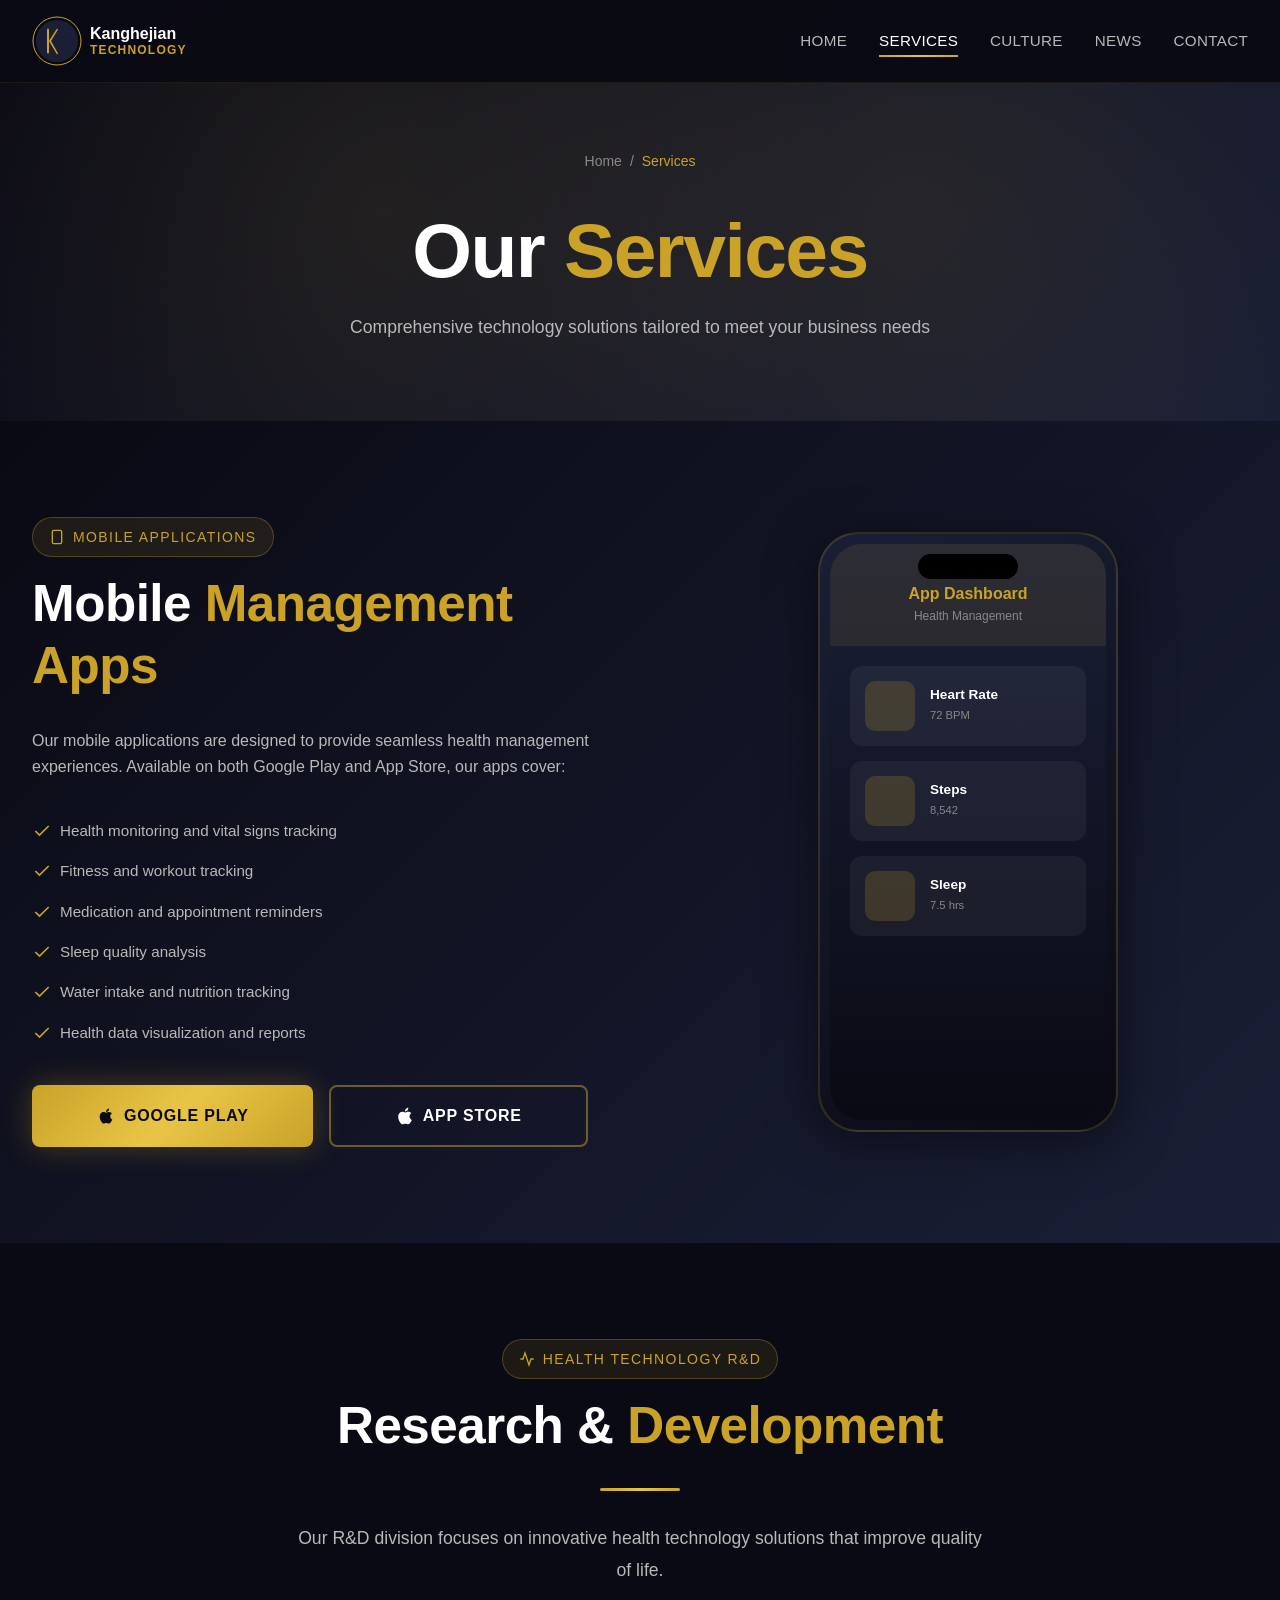
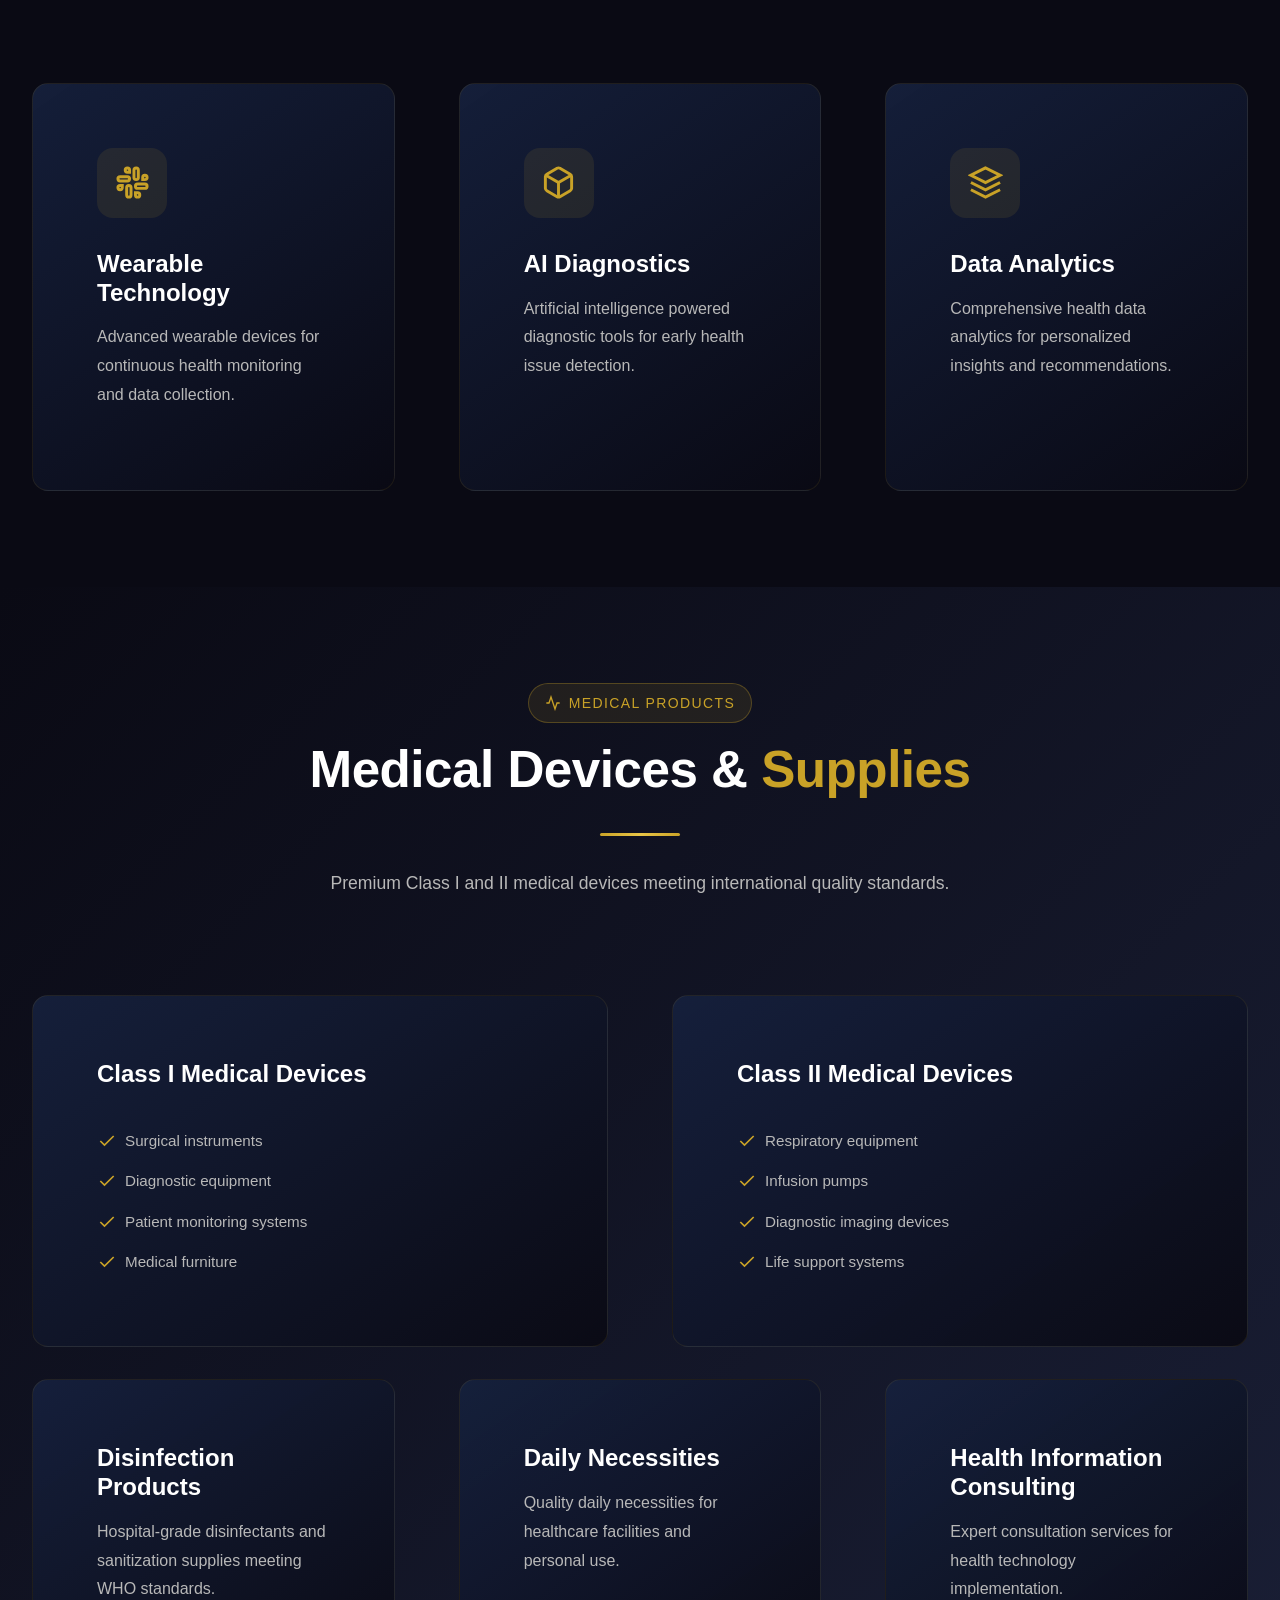
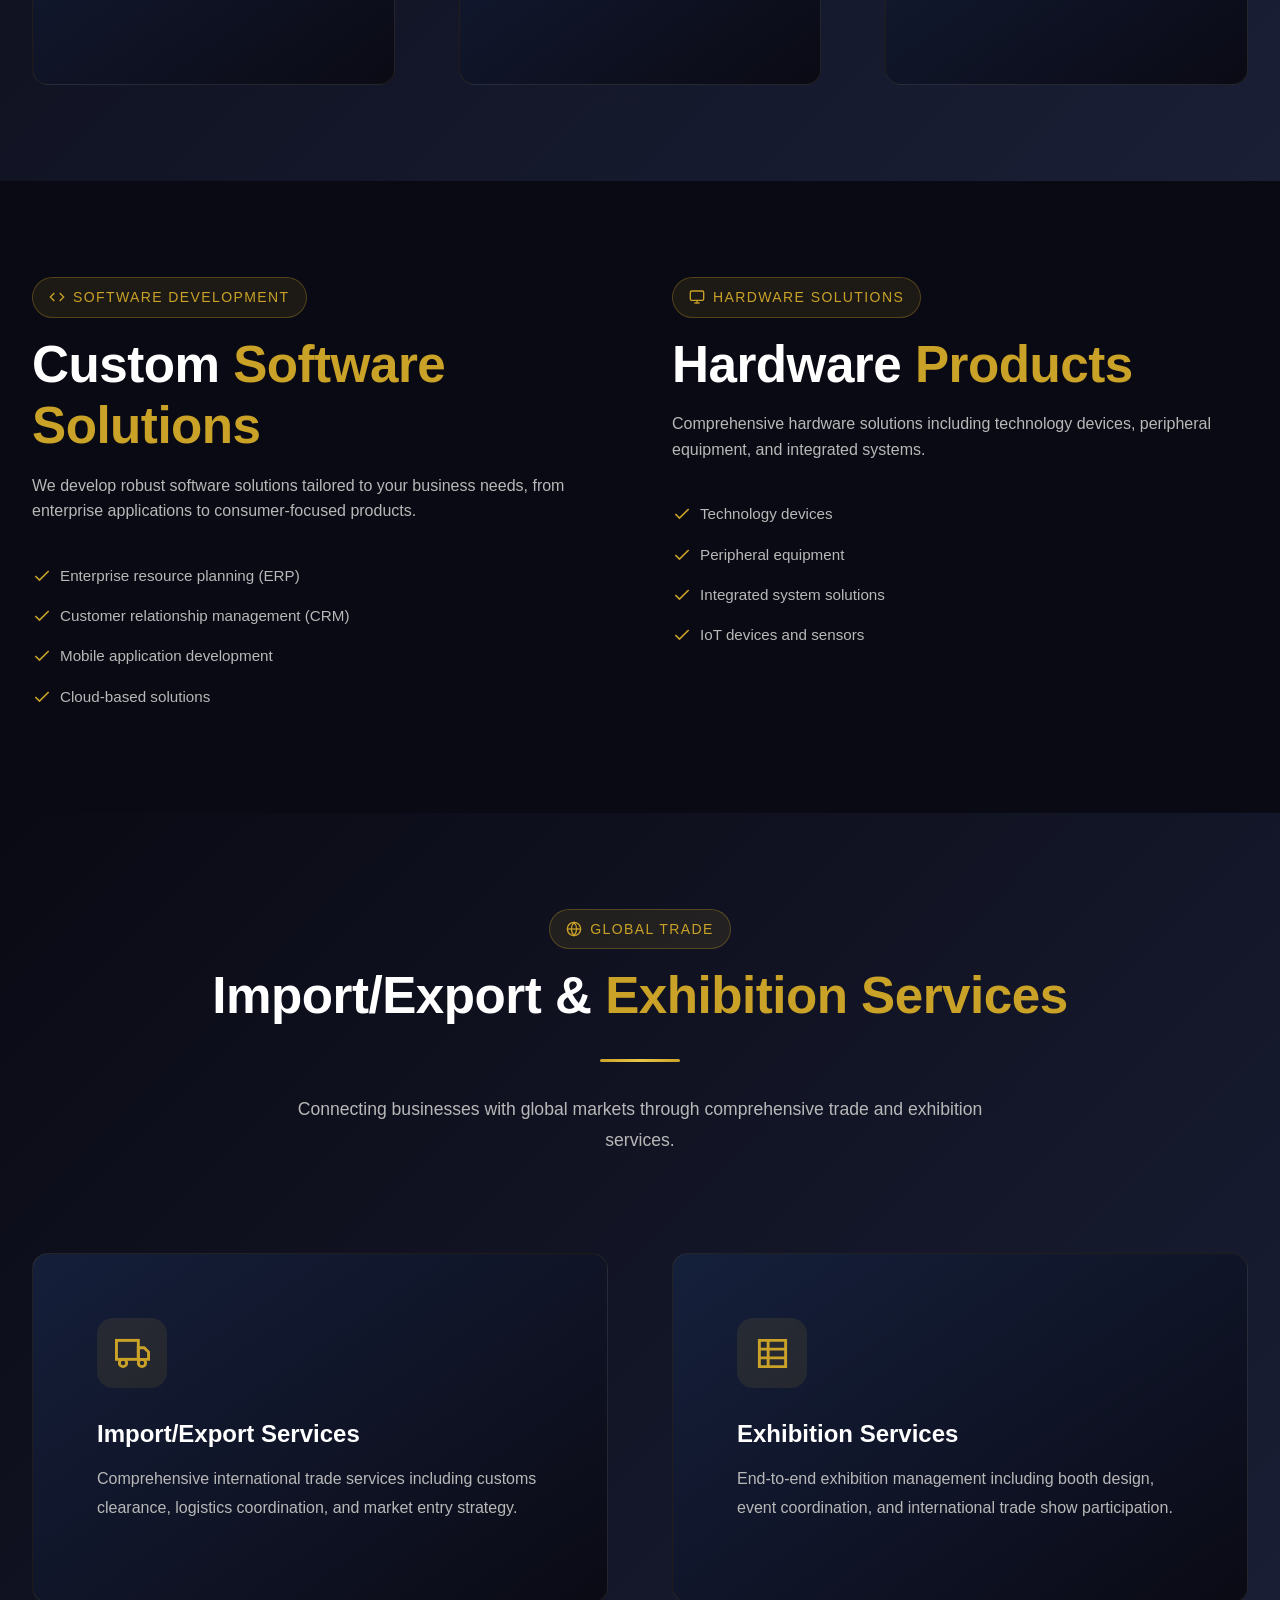
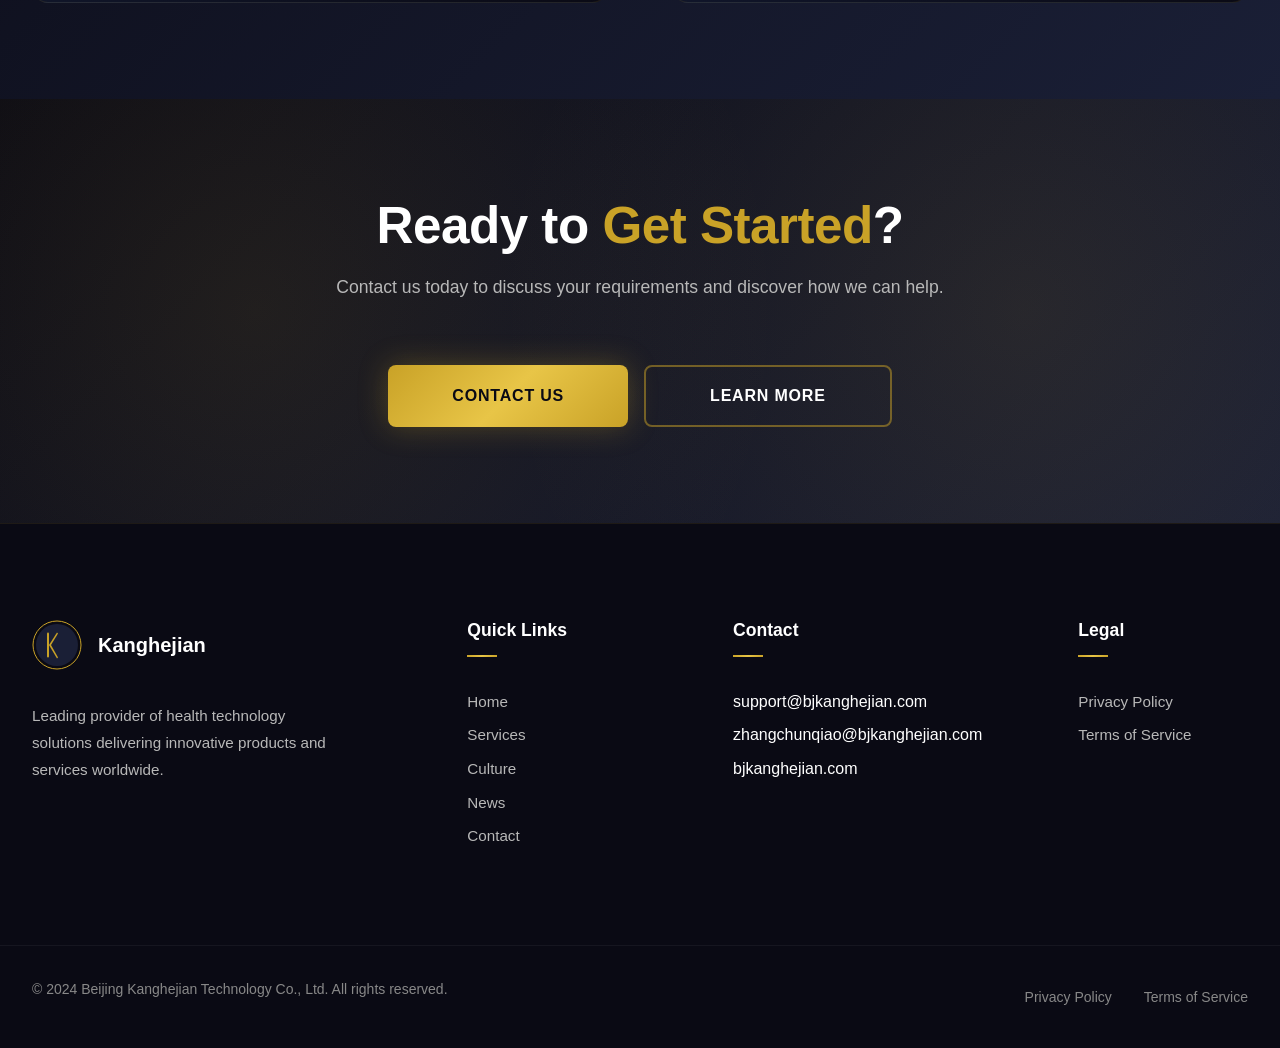
<file: services.html>
<!DOCTYPE html>
<html lang="en">
<head>
    <meta charset="UTF-8">
    <meta name="viewport" content="width=device-width, initial-scale=1.0">
    <meta name="description" content="Beijing Kanghejian Technology Services - Mobile applications, health technology R&D, medical devices, software development, and global trade solutions.">
    <meta name="keywords" content="mobile apps, health technology, medical devices, software development, healthcare solutions">
    <meta name="author" content="Beijing Kanghejian Technology Co., Ltd">
    <meta name="robots" content="index, follow">
    
    <meta property="og:title" content="Services | Beijing Kanghejian Technology">
    <meta property="og:description" content="Comprehensive technology solutions including mobile apps, health tech R&D, and medical devices.">
    <meta property="og:type" content="website">
    <meta property="og:url" content="https://bjkanghejian.com/services">
    
    <link rel="canonical" href="https://bjkanghejian.com/services">
    <title>Our Services | Beijing Kanghejian Technology Co., Ltd</title>
    
    <link rel="icon" type="image/svg+xml" href="data:image/svg+xml,%3Csvg xmlns='http://www.w3.org/2000/svg' viewBox='0 0 100 100'%3E%3Ccircle cx='50' cy='50' r='48' fill='none' stroke='%23c9a227' stroke-width='2'/%3E%3Ccircle cx='50' cy='50' r='42' fill='%231a1f36'/%3E%3Ctext x='50' y='62' text-anchor='middle' font-size='36' font-weight='bold' fill='%23c9a227'%3EK%3C/text%3E%3C/svg%3E">
    
    <link rel="stylesheet" href="css/styles.css">
</head>
<body>
    <div class="loading-screen"><div class="loading-spinner"></div></div>

    <header class="header">
        <div class="header-inner">
            <a href="index.html" class="logo">
                <svg xmlns="http://www.w3.org/2000/svg" viewBox="0 0 100 100" width="50" height="50">
                    <circle cx="50" cy="50" r="48" fill="none" stroke="#c9a227" stroke-width="2"/>
                    <circle cx="50" cy="50" r="42" fill="#1a1f36"/>
                    <g fill="#c9a227"><rect x="30" y="25" width="4" height="50" rx="2"/><path d="M34 50 L50 25 L52 27 L38 50 Z"/><path d="M38 50 L52 75 L50 77 L34 50 Z"/></g>
                </svg>
                <div class="logo-text"><span>Kanghejian</span><span>Technology</span></div>
            </a>
            <nav class="nav">
                <ul class="nav-list">
                    <li><a href="index.html" class="nav-link">Home</a></li>
                    <li><a href="services.html" class="nav-link active">Services</a></li>
                    <li><a href="culture.html" class="nav-link">Culture</a></li>
                    <li><a href="news.html" class="nav-link">News</a></li>
                    <li><a href="contact.html" class="nav-link">Contact</a></li>
                </ul>
            </nav>
            <button class="mobile-toggle" aria-label="Toggle navigation"><span></span><span></span><span></span></button>
        </div>
    </header>

    <div class="mobile-nav">
        <button class="mobile-close" aria-label="Close">×</button>
        <ul class="mobile-nav-list">
            <li><a href="index.html" class="mobile-nav-link">Home</a></li>
            <li><a href="services.html" class="mobile-nav-link">Services</a></li>
            <li><a href="culture.html" class="mobile-nav-link">Culture</a></li>
            <li><a href="news.html" class="mobile-nav-link">News</a></li>
            <li><a href="contact.html" class="mobile-nav-link">Contact</a></li>
        </ul>
    </div>

    <div class="page-header">
        <div class="page-header-content">
            <nav class="breadcrumb">
                <a href="index.html">Home</a><span>/</span><span class="current">Services</span>
            </nav>
            <h1>Our <span class="text-gold">Services</span></h1>
            <p>Comprehensive technology solutions tailored to meet your business needs</p>
        </div>
    </div>

    <!-- Mobile Apps Section -->
    <section id="mobile-apps" class="section section-gradient">
        <div class="container">
            <div class="apps-showcase">
                <div class="apps-content scroll-reveal-left">
                    <div class="section-badge">
                        <svg xmlns="http://www.w3.org/2000/svg" width="16" height="16" viewBox="0 0 24 24" fill="none" stroke="currentColor" stroke-width="2"><rect x="5" y="2" width="14" height="20" rx="2"/><line x1="12" y1="18" x2="12.01" y2="18"/></svg>
                        Mobile Applications
                    </div>
                    <h2>Mobile <span class="text-gold">Management Apps</span></h2>
                    <p style="color: var(--text-secondary);">
                        Our mobile applications are designed to provide seamless health management experiences. 
                        Available on both Google Play and App Store, our apps cover:
                    </p>
                    <div class="service-features">
                        <div class="service-feature">
                            <svg xmlns="http://www.w3.org/2000/svg" width="20" height="20" viewBox="0 0 24 24" fill="none" stroke="currentColor" stroke-width="2"><polyline points="20 6 9 17 4 12"/></svg>
                            Health monitoring and vital signs tracking
                        </div>
                        <div class="service-feature">
                            <svg xmlns="http://www.w3.org/2000/svg" width="20" height="20" viewBox="0 0 24 24" fill="none" stroke="currentColor" stroke-width="2"><polyline points="20 6 9 17 4 12"/></svg>
                            Fitness and workout tracking
                        </div>
                        <div class="service-feature">
                            <svg xmlns="http://www.w3.org/2000/svg" width="20" height="20" viewBox="0 0 24 24" fill="none" stroke="currentColor" stroke-width="2"><polyline points="20 6 9 17 4 12"/></svg>
                            Medication and appointment reminders
                        </div>
                        <div class="service-feature">
                            <svg xmlns="http://www.w3.org/2000/svg" width="20" height="20" viewBox="0 0 24 24" fill="none" stroke="currentColor" stroke-width="2"><polyline points="20 6 9 17 4 12"/></svg>
                            Sleep quality analysis
                        </div>
                        <div class="service-feature">
                            <svg xmlns="http://www.w3.org/2000/svg" width="20" height="20" viewBox="0 0 24 24" fill="none" stroke="currentColor" stroke-width="2"><polyline points="20 6 9 17 4 12"/></svg>
                            Water intake and nutrition tracking
                        </div>
                        <div class="service-feature">
                            <svg xmlns="http://www.w3.org/2000/svg" width="20" height="20" viewBox="0 0 24 24" fill="none" stroke="currentColor" stroke-width="2"><polyline points="20 6 9 17 4 12"/></svg>
                            Health data visualization and reports
                        </div>
                    </div>
                    <div style="margin-top: 2rem; display: flex; gap: 1rem; flex-wrap: wrap;">
                        <a href="#" class="btn btn-primary" style="display: inline-flex; align-items: center; gap: 0.5rem;">
                            <svg xmlns="http://www.w3.org/2000/svg" width="20" height="20" viewBox="0 0 24 24" fill="currentColor"><path d="M17.05 20.28c-.98.95-2.05.8-3.08.35-1.09-.46-2.09-.48-3.24 0-1.44.62-2.2.44-3.06-.35C2.79 15.25 3.51 7.59 9.05 7.31c1.35.07 2.29.74 3.08.8 1.18-.24 2.31-.93 3.57-.84 1.51.12 2.65.72 3.4 1.8-3.12 1.87-2.38 5.98.48 7.13-.57 1.5-1.31 2.99-2.54 4.09l.01-.01zM12.03 7.25c-.15-2.23 1.66-4.07 3.74-4.25.29 2.58-2.34 4.5-3.74 4.25z"/></svg>
                            Google Play
                        </a>
                        <a href="#" class="btn btn-secondary" style="display: inline-flex; align-items: center; gap: 0.5rem;">
                            <svg xmlns="http://www.w3.org/2000/svg" width="20" height="20" viewBox="0 0 24 24" fill="currentColor"><path d="M18.71 19.5c-.83 1.24-1.71 2.45-3.05 2.47-1.34.03-1.77-.79-3.29-.79-1.53 0-2 .77-3.27.82-1.31.05-2.3-1.32-3.14-2.53C4.25 17 2.94 12.45 4.7 9.39c.87-1.52 2.43-2.48 4.12-2.51 1.28-.02 2.5.87 3.29.87.78 0 2.26-1.07 3.81-.91.65.03 2.47.26 3.64 1.98-.09.06-2.17 1.28-2.15 3.81.03 3.02 2.65 4.03 2.68 4.04-.03.07-.42 1.44-1.38 2.83M13 3.5c.73-.83 1.94-1.46 2.94-1.5.13 1.17-.34 2.35-1.04 3.19-.69.85-1.83 1.51-2.95 1.42-.15-1.15.41-2.35 1.05-3.11z"/></svg>
                            App Store
                        </a>
                    </div>
                </div>
                <div class="apps-image scroll-reveal-right">
                    <div class="phone-mockup">
                        <div class="phone-screen">
                            <div class="phone-header"><h4>App Dashboard</h4><p>Health Management</p></div>
                            <div class="phone-content">
                                <div class="phone-card"><div class="phone-card-icon"></div><div class="phone-card-text"><h5>Heart Rate</h5><p>72 BPM</p></div></div>
                                <div class="phone-card"><div class="phone-card-icon"></div><div class="phone-card-text"><h5>Steps</h5><p>8,542</p></div></div>
                                <div class="phone-card"><div class="phone-card-icon"></div><div class="phone-card-text"><h5>Sleep</h5><p>7.5 hrs</p></div></div>
                            </div>
                        </div>
                    </div>
                </div>
            </div>
        </div>
    </section>

    <!-- Health Tech R&D -->
    <section id="health-tech" class="section section-dark">
        <div class="container">
            <div class="section-header scroll-reveal">
                <div class="section-badge">
                    <svg xmlns="http://www.w3.org/2000/svg" width="16" height="16" viewBox="0 0 24 24" fill="none" stroke="currentColor" stroke-width="2"><path d="M22 12h-4l-3 9L9 3l-3 9H2"/></svg>
                    Health Technology R&D
                </div>
                <h2>Research & <span class="text-gold">Development</span></h2>
                <div class="divider"></div>
                <p class="section-subtitle">
                    Our R&D division focuses on innovative health technology solutions that improve quality of life.
                </p>
            </div>
            <div class="grid-3">
                <article class="card scroll-reveal delay-1">
                    <div class="card-icon"><svg xmlns="http://www.w3.org/2000/svg" width="35" height="35" viewBox="0 0 24 24" fill="none" stroke="currentColor" stroke-width="2"><path d="M14.5 10c-.83 0-1.5-.67-1.5-1.5v-5c0-.83.67-1.5 1.5-1.5s1.5.67 1.5 1.5v5c0 .83-.67 1.5-1.5 1.5z"/><path d="M20.5 10H19V8.5c0-.83.67-1.5 1.5-1.5s1.5.67 1.5 1.5-.67 1.5-1.5 1.5z"/><path d="M9.5 14c.83 0 1.5.67 1.5 1.5v5c0 .83-.67 1.5-1.5 1.5S8 21.33 8 20.5v-5c0-.83.67-1.5 1.5-1.5z"/><path d="M3.5 14H5v1.5c0 .83-.67 1.5-1.5 1.5S2 16.33 2 15.5 2.67 14 3.5 14z"/><path d="M14 14.5c0-.83.67-1.5 1.5-1.5h5c.83 0 1.5.67 1.5 1.5s-.67 1.5-1.5 1.5h-5c-.83 0-1.5-.67-1.5-1.5z"/><path d="M15.5 19H14v1.5c0 .83.67 1.5 1.5 1.5s1.5-.67 1.5-1.5-.67-1.5-1.5-1.5z"/><path d="M10 9.5C10 8.67 9.33 8 8.5 8h-5C2.67 8 2 8.67 2 9.5S2.67 11 3.5 11h5c.83 0 1.5-.67 1.5-1.5z"/><path d="M8.5 5H10V3.5C10 2.67 9.33 2 8.5 2S7 2.67 7 3.5 7.67 5 8.5 5z"/></svg></div>
                    <h3 class="card-title">Wearable Technology</h3>
                    <p class="card-text">Advanced wearable devices for continuous health monitoring and data collection.</p>
                </article>
                <article class="card scroll-reveal delay-2">
                    <div class="card-icon"><svg xmlns="http://www.w3.org/2000/svg" width="35" height="35" viewBox="0 0 24 24" fill="none" stroke="currentColor" stroke-width="2"><path d="M21 16V8a2 2 0 0 0-1-1.73l-7-4a2 2 0 0 0-2 0l-7 4A2 2 0 0 0 3 8v8a2 2 0 0 0 1 1.73l7 4a2 2 0 0 0 2 0l7-4A2 2 0 0 0 21 16z"/><polyline points="3.27 6.96 12 12.01 20.73 6.96"/><line x1="12" y1="22.08" x2="12" y2="12"/></svg></div>
                    <h3 class="card-title">AI Diagnostics</h3>
                    <p class="card-text">Artificial intelligence powered diagnostic tools for early health issue detection.</p>
                </article>
                <article class="card scroll-reveal delay-3">
                    <div class="card-icon"><svg xmlns="http://www.w3.org/2000/svg" width="35" height="35" viewBox="0 0 24 24" fill="none" stroke="currentColor" stroke-width="2"><path d="M12 2L2 7l10 5 10-5-10-5z"/><path d="M2 17l10 5 10-5"/><path d="M2 12l10 5 10-5"/></svg></div>
                    <h3 class="card-title">Data Analytics</h3>
                    <p class="card-text">Comprehensive health data analytics for personalized insights and recommendations.</p>
                </article>
            </div>
        </div>
    </section>

    <!-- Medical Devices -->
    <section id="medical" class="section section-gradient">
        <div class="container">
            <div class="section-header scroll-reveal">
                <div class="section-badge">
                    <svg xmlns="http://www.w3.org/2000/svg" width="16" height="16" viewBox="0 0 24 24" fill="none" stroke="currentColor" stroke-width="2"><path d="M22 12h-4l-3 9L9 3l-3 9H2"/></svg>
                    Medical Products
                </div>
                <h2>Medical Devices & <span class="text-gold">Supplies</span></h2>
                <div class="divider"></div>
                <p class="section-subtitle">
                    Premium Class I and II medical devices meeting international quality standards.
                </p>
            </div>
            <div class="grid-2">
                <article class="card scroll-reveal">
                    <h3 class="card-title">Class I Medical Devices</h3>
                    <ul class="service-features">
                        <li class="service-feature"><svg xmlns="http://www.w3.org/2000/svg" width="20" height="20" viewBox="0 0 24 24" fill="none" stroke="currentColor" stroke-width="2"><polyline points="20 6 9 17 4 12"/></svg>Surgical instruments</li>
                        <li class="service-feature"><svg xmlns="http://www.w3.org/2000/svg" width="20" height="20" viewBox="0 0 24 24" fill="none" stroke="currentColor" stroke-width="2"><polyline points="20 6 9 17 4 12"/></svg>Diagnostic equipment</li>
                        <li class="service-feature"><svg xmlns="http://www.w3.org/2000/svg" width="20" height="20" viewBox="0 0 24 24" fill="none" stroke="currentColor" stroke-width="2"><polyline points="20 6 9 17 4 12"/></svg>Patient monitoring systems</li>
                        <li class="service-feature"><svg xmlns="http://www.w3.org/2000/svg" width="20" height="20" viewBox="0 0 24 24" fill="none" stroke="currentColor" stroke-width="2"><polyline points="20 6 9 17 4 12"/></svg>Medical furniture</li>
                    </ul>
                </article>
                <article class="card scroll-reveal">
                    <h3 class="card-title">Class II Medical Devices</h3>
                    <ul class="service-features">
                        <li class="service-feature"><svg xmlns="http://www.w3.org/2000/svg" width="20" height="20" viewBox="0 0 24 24" fill="none" stroke="currentColor" stroke-width="2"><polyline points="20 6 9 17 4 12"/></svg>Respiratory equipment</li>
                        <li class="service-feature"><svg xmlns="http://www.w3.org/2000/svg" width="20" height="20" viewBox="0 0 24 24" fill="none" stroke="currentColor" stroke-width="2"><polyline points="20 6 9 17 4 12"/></svg>Infusion pumps</li>
                        <li class="service-feature"><svg xmlns="http://www.w3.org/2000/svg" width="20" height="20" viewBox="0 0 24 24" fill="none" stroke="currentColor" stroke-width="2"><polyline points="20 6 9 17 4 12"/></svg>Diagnostic imaging devices</li>
                        <li class="service-feature"><svg xmlns="http://www.w3.org/2000/svg" width="20" height="20" viewBox="0 0 24 24" fill="none" stroke="currentColor" stroke-width="2"><polyline points="20 6 9 17 4 12"/></svg>Life support systems</li>
                    </ul>
                </article>
            </div>
            <div class="grid-3" style="margin-top: 2rem;">
                <article class="card scroll-reveal">
                    <h3 class="card-title">Disinfection Products</h3>
                    <p class="card-text">Hospital-grade disinfectants and sanitization supplies meeting WHO standards.</p>
                </article>
                <article class="card scroll-reveal">
                    <h3 class="card-title">Daily Necessities</h3>
                    <p class="card-text">Quality daily necessities for healthcare facilities and personal use.</p>
                </article>
                <article class="card scroll-reveal">
                    <h3 class="card-title">Health Information Consulting</h3>
                    <p class="card-text">Expert consultation services for health technology implementation.</p>
                </article>
            </div>
        </div>
    </section>

    <!-- Software & Hardware -->
    <section id="software" class="section section-dark">
        <div class="container">
            <div class="grid-2">
                <article class="scroll-reveal-left">
                    <div class="section-badge">
                        <svg xmlns="http://www.w3.org/2000/svg" width="16" height="16" viewBox="0 0 24 24" fill="none" stroke="currentColor" stroke-width="2"><polyline points="16 18 22 12 16 6"/><polyline points="8 6 2 12 8 18"/></svg>
                        Software Development
                    </div>
                    <h2>Custom <span class="text-gold">Software Solutions</span></h2>
                    <p style="color: var(--text-secondary);">
                        We develop robust software solutions tailored to your business needs, from enterprise applications to consumer-focused products.
                    </p>
                    <ul class="service-features" style="margin-top: 2rem;">
                        <li class="service-feature"><svg xmlns="http://www.w3.org/2000/svg" width="20" height="20" viewBox="0 0 24 24" fill="none" stroke="currentColor" stroke-width="2"><polyline points="20 6 9 17 4 12"/></svg>Enterprise resource planning (ERP)</li>
                        <li class="service-feature"><svg xmlns="http://www.w3.org/2000/svg" width="20" height="20" viewBox="0 0 24 24" fill="none" stroke="currentColor" stroke-width="2"><polyline points="20 6 9 17 4 12"/></svg>Customer relationship management (CRM)</li>
                        <li class="service-feature"><svg xmlns="http://www.w3.org/2000/svg" width="20" height="20" viewBox="0 0 24 24" fill="none" stroke="currentColor" stroke-width="2"><polyline points="20 6 9 17 4 12"/></svg>Mobile application development</li>
                        <li class="service-feature"><svg xmlns="http://www.w3.org/2000/svg" width="20" height="20" viewBox="0 0 24 24" fill="none" stroke="currentColor" stroke-width="2"><polyline points="20 6 9 17 4 12"/></svg>Cloud-based solutions</li>
                    </ul>
                </article>
                <article id="hardware" class="scroll-reveal-right">
                    <div class="section-badge">
                        <svg xmlns="http://www.w3.org/2000/svg" width="16" height="16" viewBox="0 0 24 24" fill="none" stroke="currentColor" stroke-width="2"><rect x="2" y="3" width="20" height="14" rx="2"/><line x1="8" y1="21" x2="16" y2="21"/><line x1="12" y1="17" x2="12" y2="21"/></svg>
                        Hardware Solutions
                    </div>
                    <h2>Hardware <span class="text-gold">Products</span></h2>
                    <p style="color: var(--text-secondary);">
                        Comprehensive hardware solutions including technology devices, peripheral equipment, and integrated systems.
                    </p>
                    <ul class="service-features" style="margin-top: 2rem;">
                        <li class="service-feature"><svg xmlns="http://www.w3.org/2000/svg" width="20" height="20" viewBox="0 0 24 24" fill="none" stroke="currentColor" stroke-width="2"><polyline points="20 6 9 17 4 12"/></svg>Technology devices</li>
                        <li class="service-feature"><svg xmlns="http://www.w3.org/2000/svg" width="20" height="20" viewBox="0 0 24 24" fill="none" stroke="currentColor" stroke-width="2"><polyline points="20 6 9 17 4 12"/></svg>Peripheral equipment</li>
                        <li class="service-feature"><svg xmlns="http://www.w3.org/2000/svg" width="20" height="20" viewBox="0 0 24 24" fill="none" stroke="currentColor" stroke-width="2"><polyline points="20 6 9 17 4 12"/></svg>Integrated system solutions</li>
                        <li class="service-feature"><svg xmlns="http://www.w3.org/2000/svg" width="20" height="20" viewBox="0 0 24 24" fill="none" stroke="currentColor" stroke-width="2"><polyline points="20 6 9 17 4 12"/></svg>IoT devices and sensors</li>
                    </ul>
                </article>
            </div>
        </div>
    </section>

    <!-- Global Trade -->
    <section id="global" class="section section-gradient">
        <div class="container">
            <div class="section-header scroll-reveal">
                <div class="section-badge">
                    <svg xmlns="http://www.w3.org/2000/svg" width="16" height="16" viewBox="0 0 24 24" fill="none" stroke="currentColor" stroke-width="2"><circle cx="12" cy="12" r="10"/><line x1="2" y1="12" x2="22" y2="12"/><path d="M12 2a15.3 15.3 0 0 1 4 10 15.3 15.3 0 0 1-4 10 15.3 15.3 0 0 1-4-10 15.3 15.3 0 0 1 4-10z"/></svg>
                    Global Trade
                </div>
                <h2>Import/Export & <span class="text-gold">Exhibition Services</span></h2>
                <div class="divider"></div>
                <p class="section-subtitle">
                    Connecting businesses with global markets through comprehensive trade and exhibition services.
                </p>
            </div>
            <div class="grid-2">
                <article class="card scroll-reveal">
                    <div class="card-icon"><svg xmlns="http://www.w3.org/2000/svg" width="35" height="35" viewBox="0 0 24 24" fill="none" stroke="currentColor" stroke-width="2"><rect x="1" y="3" width="15" height="13"/><polygon points="16 8 20 8 23 11 23 16 16 16 16 8"/><circle cx="5.5" cy="18.5" r="2.5"/><circle cx="18.5" cy="18.5" r="2.5"/></svg></div>
                    <h3 class="card-title">Import/Export Services</h3>
                    <p class="card-text">
                        Comprehensive international trade services including customs clearance, logistics coordination, and market entry strategy.
                    </p>
                </article>
                <article class="card scroll-reveal">
                    <div class="card-icon"><svg xmlns="http://www.w3.org/2000/svg" width="35" height="35" viewBox="0 0 24 24" fill="none" stroke="currentColor" stroke-width="2"><path d="M3 3h18v18H3z"/><path d="M3 9h18"/><path d="M3 15h18"/><path d="M9 3v18"/></svg></div>
                    <h3 class="card-title">Exhibition Services</h3>
                    <p class="card-text">
                        End-to-end exhibition management including booth design, event coordination, and international trade show participation.
                    </p>
                </article>
            </div>
        </div>
    </section>

    <!-- CTA Section -->
    <section class="section cta-section">
        <div class="container">
            <div class="cta-content scroll-reveal">
                <h2>Ready to <span class="text-gold">Get Started</span>?</h2>
                <p style="color: var(--text-secondary);">Contact us today to discuss your requirements and discover how we can help.</p>
                <div class="cta-buttons">
                    <a href="contact.html" class="btn btn-primary">Contact Us</a>
                    <a href="index.html" class="btn btn-secondary">Learn More</a>
                </div>
            </div>
        </div>
    </section>

    <footer class="footer">
        <div class="footer-main">
            <div class="container">
                <div class="footer-grid">
                    <div class="footer-brand">
                        <div class="footer-logo">
                            <svg xmlns="http://www.w3.org/2000/svg" viewBox="0 0 100 100" width="50" height="50"><circle cx="50" cy="50" r="48" fill="none" stroke="#c9a227" stroke-width="2"/><circle cx="50" cy="50" r="42" fill="#1a1f36"/><g fill="#c9a227"><rect x="30" y="25" width="4" height="50" rx="2"/><path d="M34 50 L50 25 L52 27 L38 50 Z"/><path d="M38 50 L52 75 L50 77 L34 50 Z"/></g></svg>
                            <span>Kanghejian</span>
                        </div>
                        <p>Leading provider of health technology solutions delivering innovative products and services worldwide.</p>
                    </div>
                    <div class="footer-column"><h4>Quick Links</h4><ul class="footer-links"><li><a href="index.html">Home</a></li><li><a href="services.html">Services</a></li><li><a href="culture.html">Culture</a></li><li><a href="news.html">News</a></li><li><a href="contact.html">Contact</a></li></ul></div>
                    <div class="footer-column"><h4>Contact</h4><ul class="footer-links"><li>support@bjkanghejian.com</li><li>zhangchunqiao@bjkanghejian.com</li><li>bjkanghejian.com</li></ul></div>
                    <div class="footer-column"><h4>Legal</h4><ul class="footer-links"><li><a href="privacy.html">Privacy Policy</a></li><li><a href="terms.html">Terms of Service</a></li></ul></div>
                </div>
            </div>
        </div>
        <div class="footer-bottom"><div class="container"><div class="footer-bottom-inner"><p class="footer-copyright">© 2024 Beijing Kanghejian Technology Co., Ltd. All rights reserved.</p><div class="footer-legal"><a href="privacy.html">Privacy Policy</a><a href="terms.html">Terms of Service</a></div></div></div></div>
    </footer>
    <script src="js/main.js"></script>
</body>
</html>
</file>
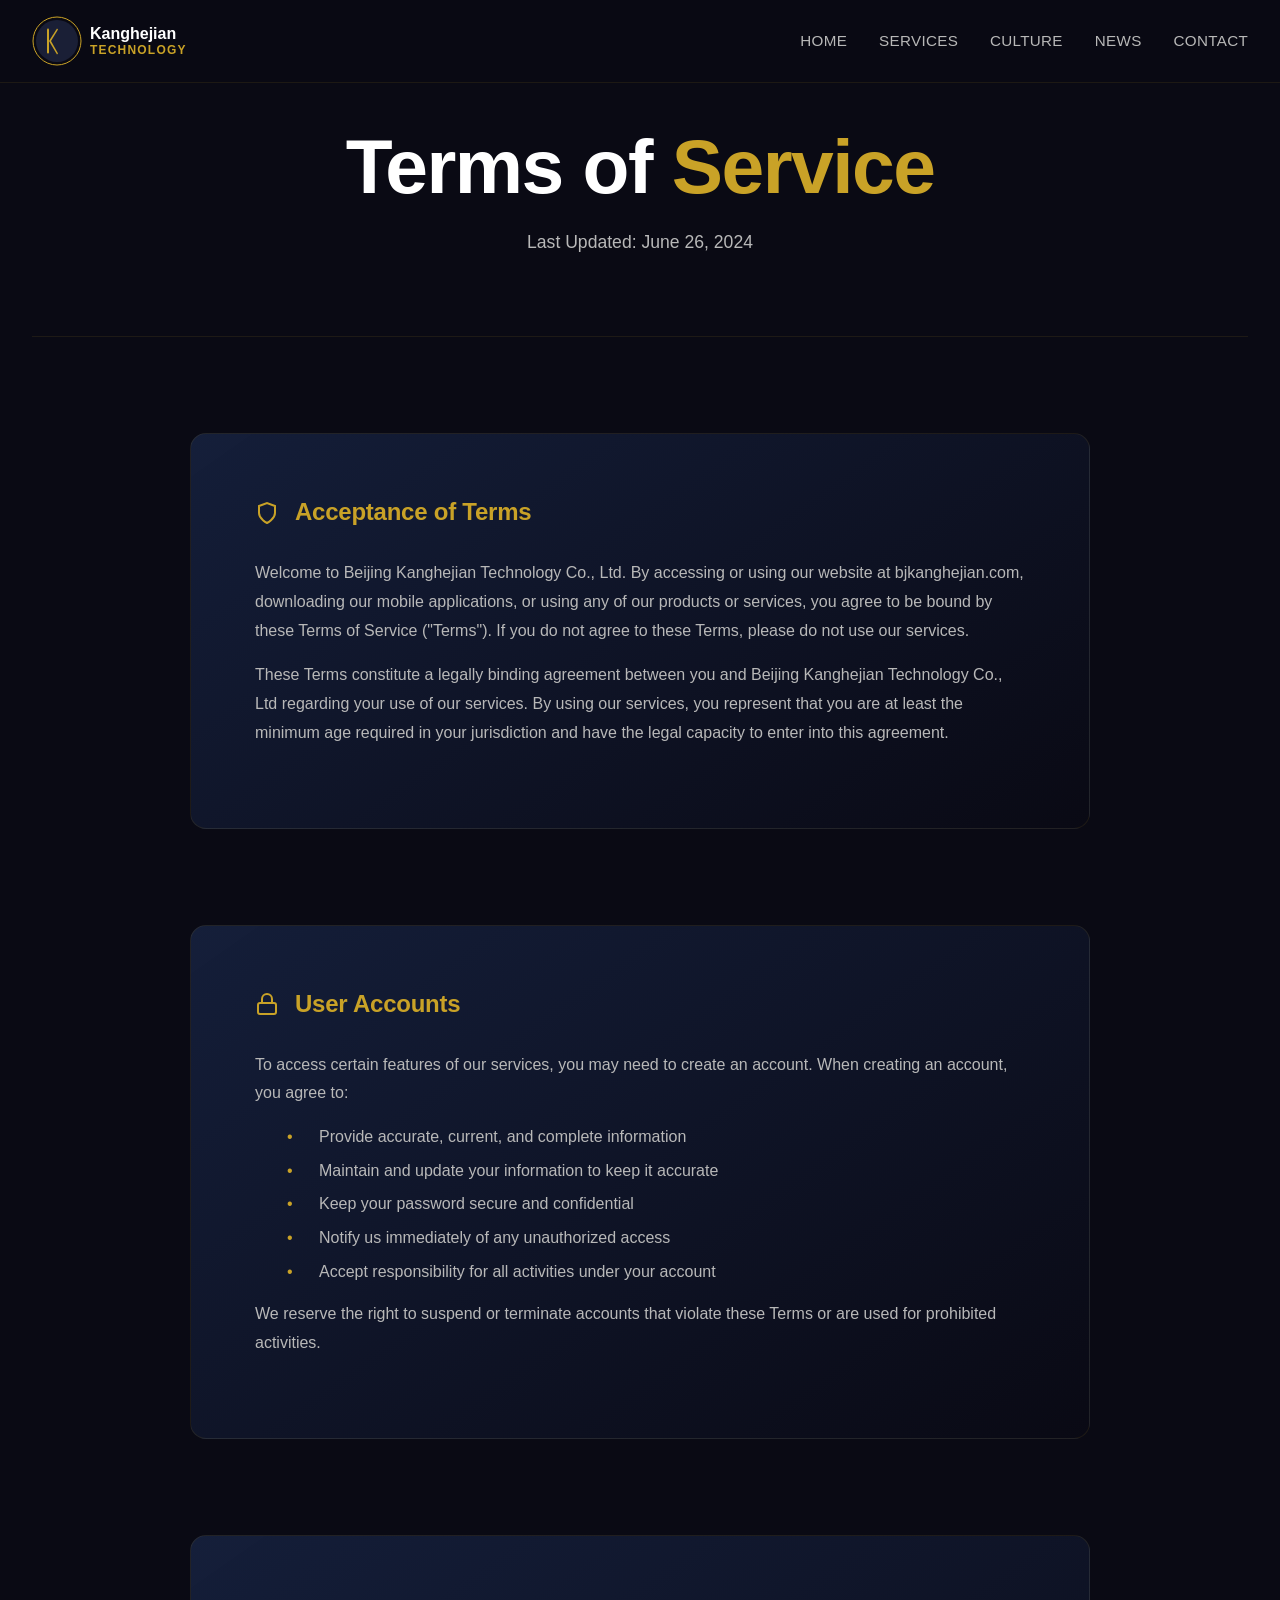
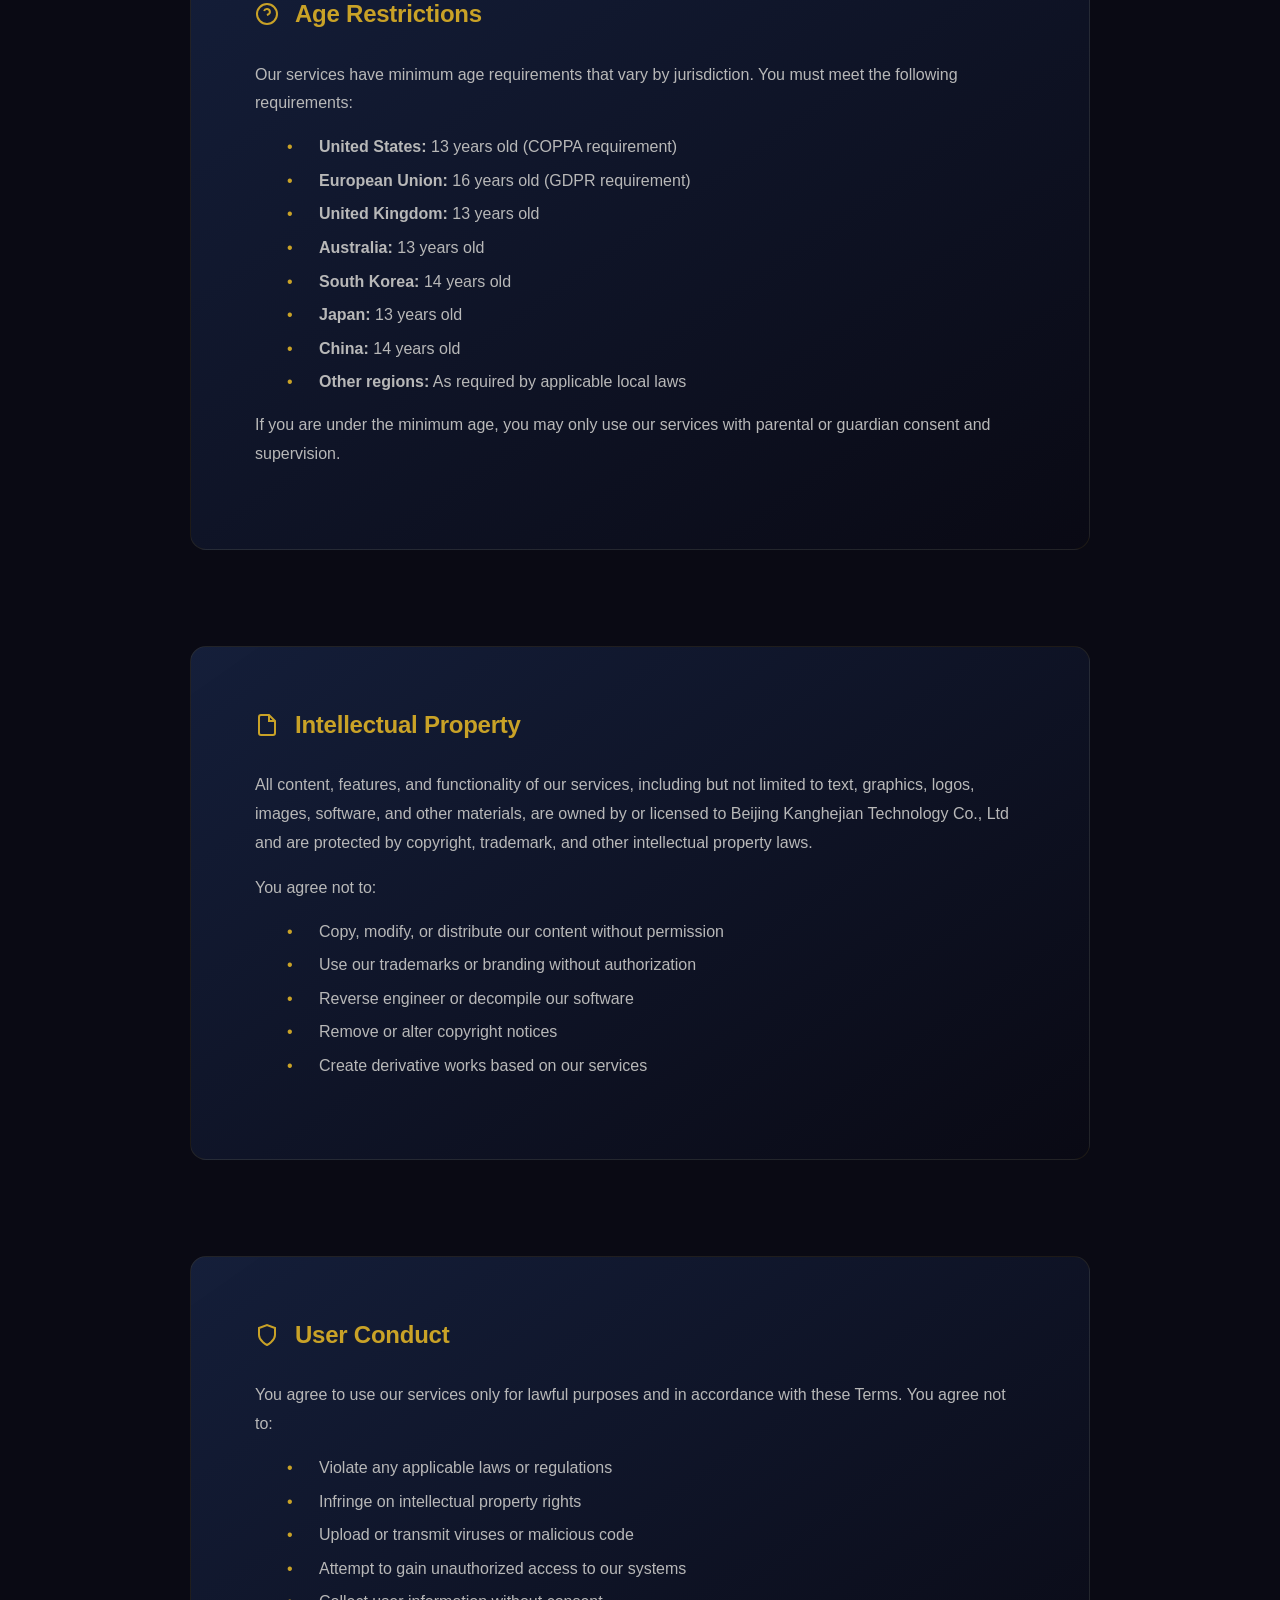
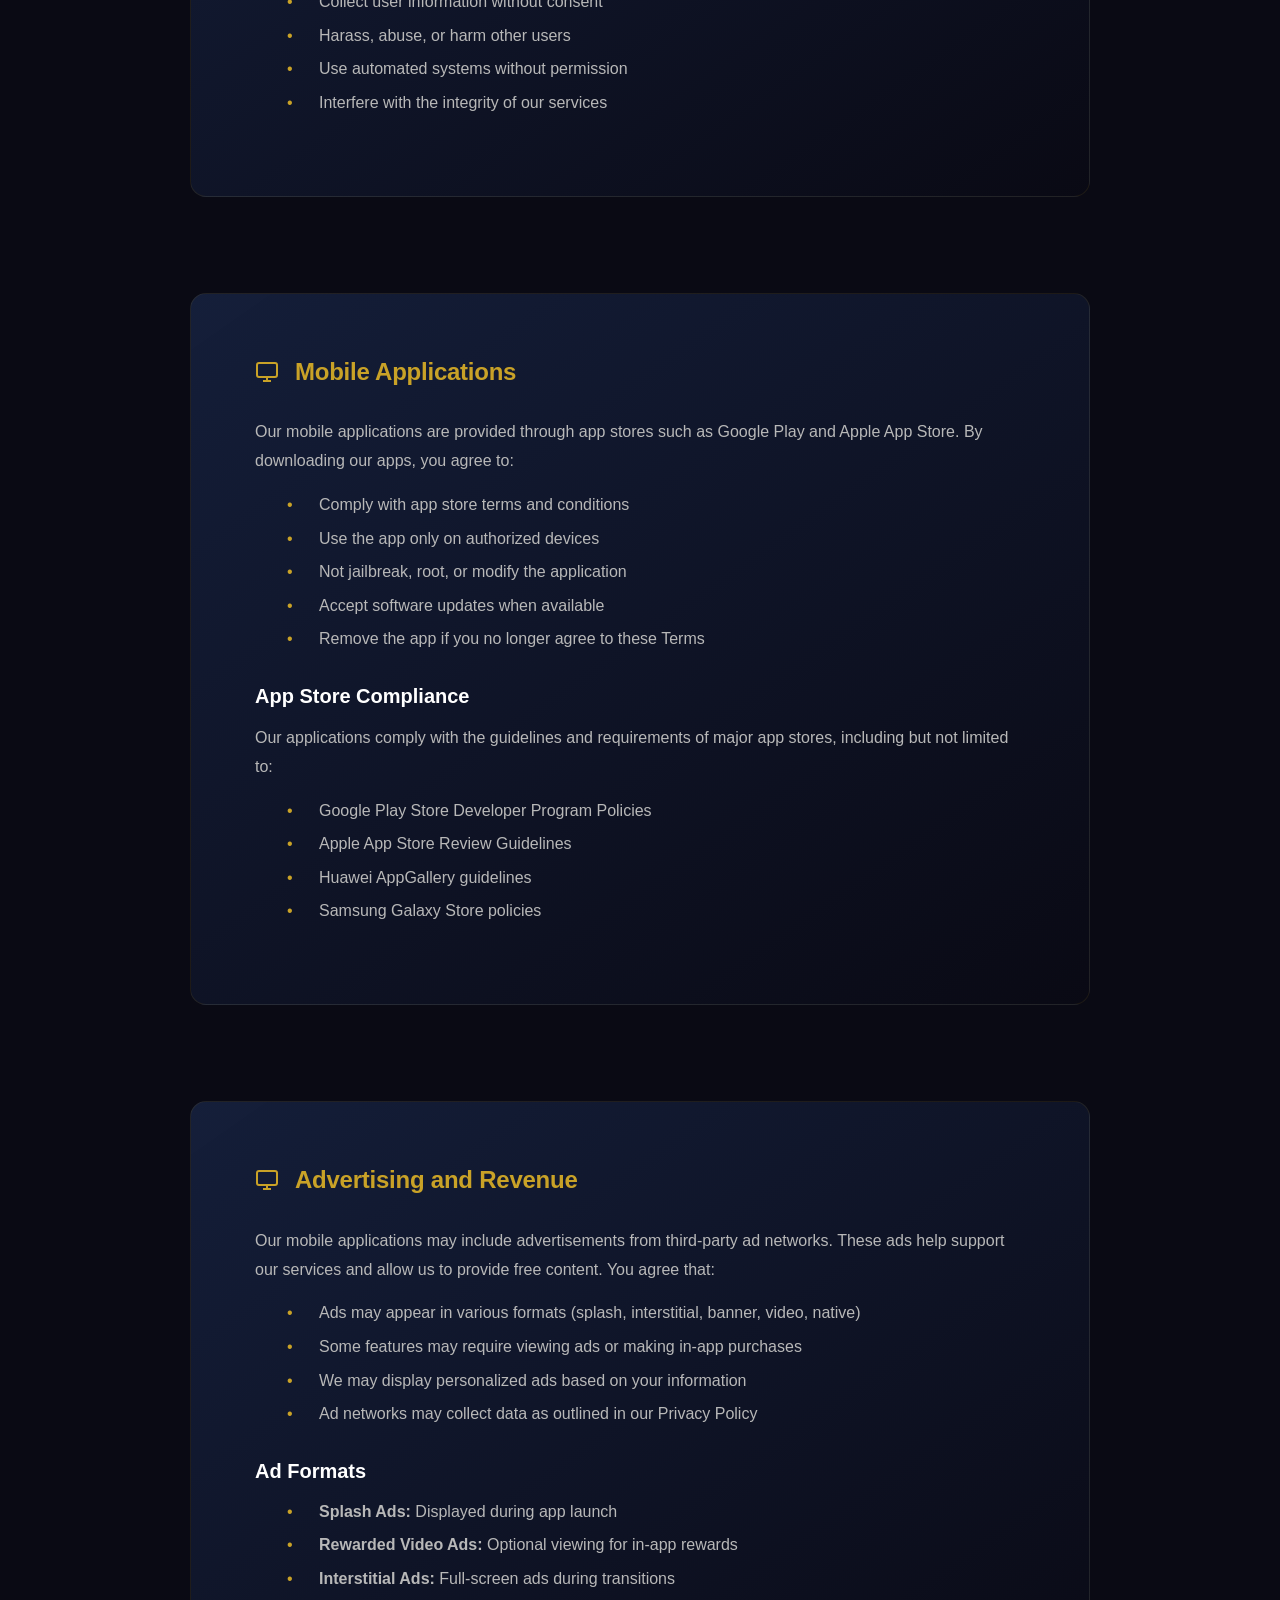
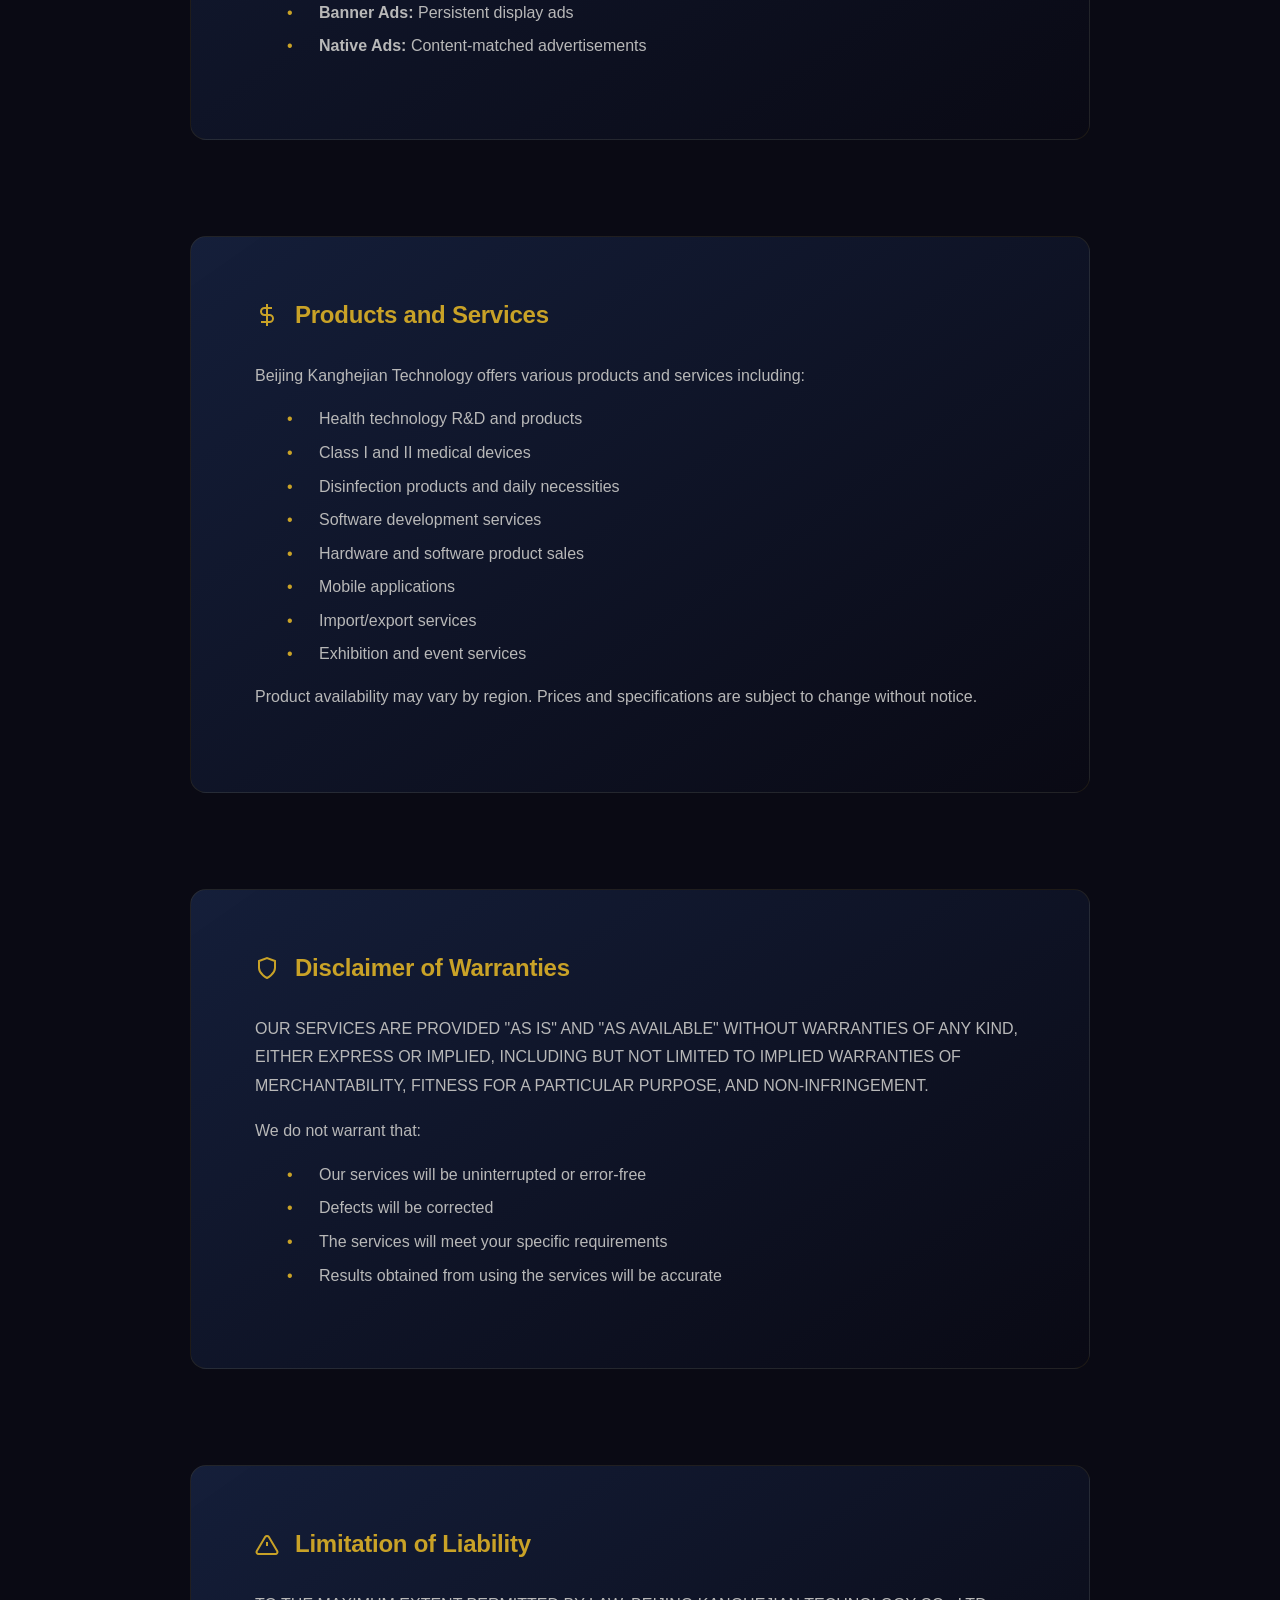
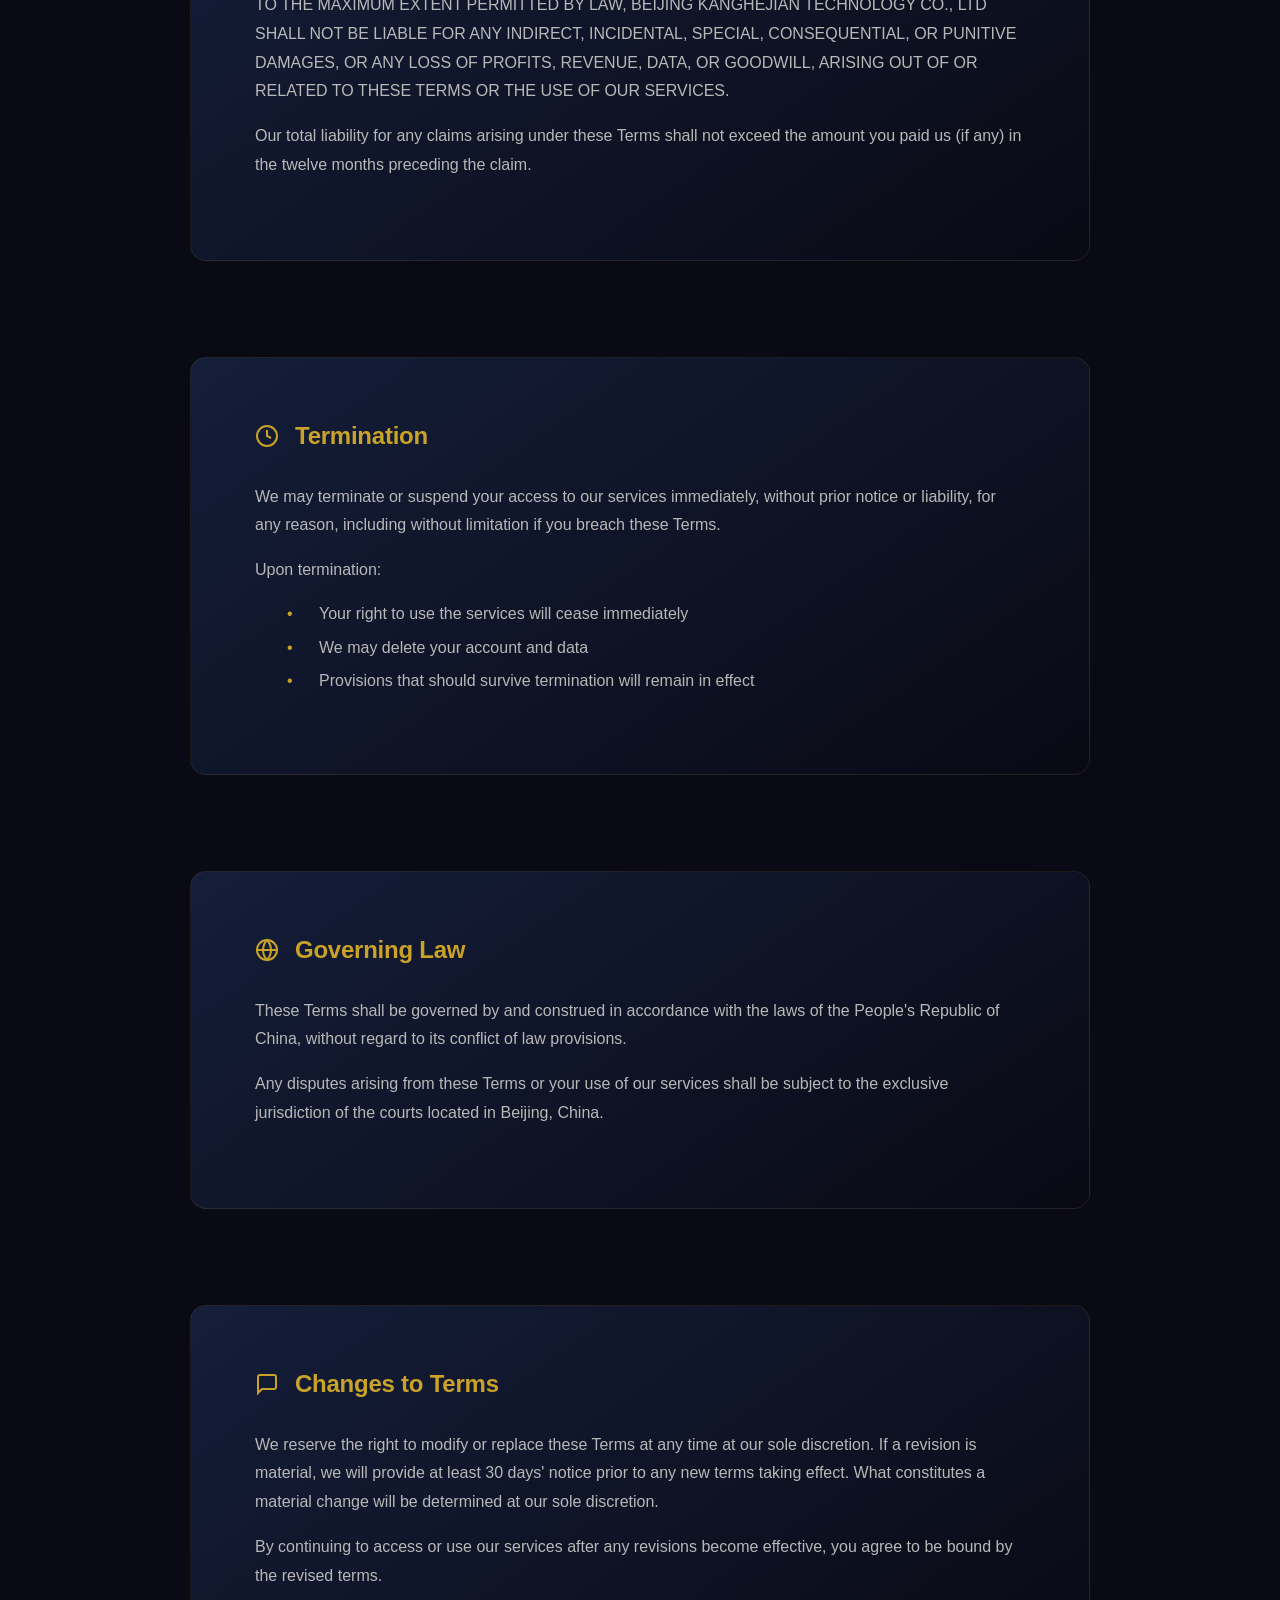
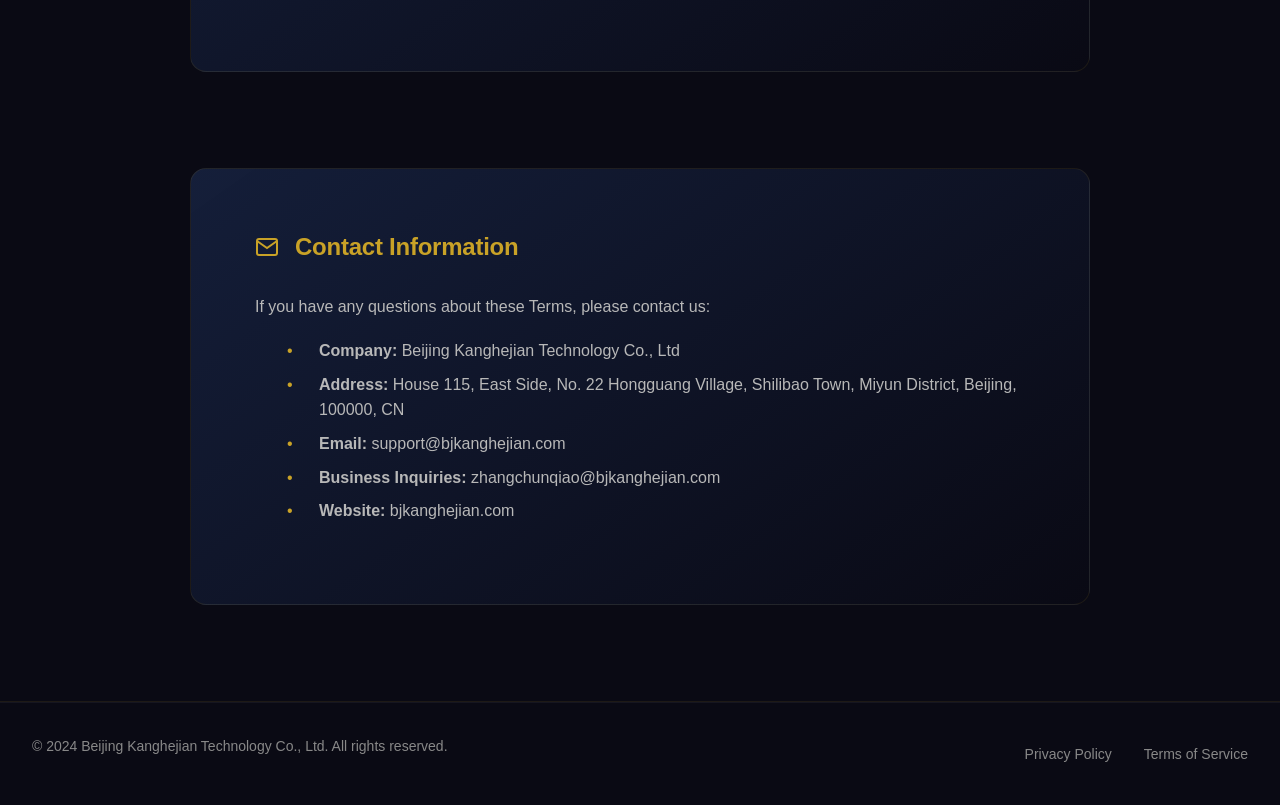
<file: terms.html>
<!DOCTYPE html>
<html lang="en">
<head>
    <meta charset="UTF-8">
    <meta name="viewport" content="width=device-width, initial-scale=1.0">
    <meta name="description" content="Terms of Service - Beijing Kanghejian Technology Co., Ltd. Read our terms and conditions for using our services.">
    <meta name="robots" content="noindex, follow">
    <link rel="canonical" href="https://bjkanghejian.com/terms">
    <title>Terms of Service | Beijing Kanghejian Technology Co., Ltd</title>
    <link rel="icon" type="image/svg+xml" href="data:image/svg+xml,%3Csvg xmlns='http://www.w3.org/2000/svg' viewBox='0 0 100 100'%3E%3Ccircle cx='50' cy='50' r='48' fill='none' stroke='%23c9a227' stroke-width='2'/%3E%3Ccircle cx='50' cy='50' r='42' fill='%231a1f36'/%3E%3Ctext x='50' y='62' text-anchor='middle' font-size='36' font-weight='bold' fill='%23c9a227'%3EK%3C/text%3E%3C/svg%3E">
    <link rel="stylesheet" href="css/styles.css">
</head>
<body>
    <div class="loading-screen"><div class="loading-spinner"></div></div>
    <header class="header"><div class="header-inner"><a href="index.html" class="logo"><svg xmlns="http://www.w3.org/2000/svg" viewBox="0 0 100 100" width="50" height="50"><circle cx="50" cy="50" r="48" fill="none" stroke="#c9a227" stroke-width="2"/><circle cx="50" cy="50" r="42" fill="#1a1f36"/><g fill="#c9a227"><rect x="30" y="25" width="4" height="50" rx="2"/><path d="M34 50 L50 25 L52 27 L38 50 Z"/><path d="M38 50 L52 75 L50 77 L34 50 Z"/></g></svg><div class="logo-text"><span>Kanghejian</span><span>Technology</span></div></a><nav class="nav"><ul class="nav-list"><li><a href="index.html" class="nav-link">Home</a></li><li><a href="services.html" class="nav-link">Services</a></li><li><a href="culture.html" class="nav-link">Culture</a></li><li><a href="news.html" class="nav-link">News</a></li><li><a href="contact.html" class="nav-link">Contact</a></li></ul></nav><button class="mobile-toggle" aria-label="Toggle"><span></span><span></span><span></span></button></div></header>
    <div class="mobile-nav"><button class="mobile-close" aria-label="Close">×</button><ul class="mobile-nav-list"><li><a href="index.html" class="mobile-nav-link">Home</a></li><li><a href="services.html" class="mobile-nav-link">Services</a></li><li><a href="culture.html" class="mobile-nav-link">Culture</a></li><li><a href="news.html" class="mobile-nav-link">News</a></li><li><a href="contact.html" class="mobile-nav-link">Contact</a></li></ul></div>

    <div class="legal-page">
        <div class="container">
            <div class="legal-header"><h1>Terms of <span class="text-gold">Service</span></h1><p>Last Updated: June 26, 2024</p></div>
            <div class="legal-content">
                <section class="legal-section">
                    <h2><svg xmlns="http://www.w3.org/2000/svg" width="24" height="24" viewBox="0 0 24 24" fill="none" stroke="currentColor" stroke-width="2"><path d="M12 22s8-4 8-10V5l-8-3-8 3v7c0 6 8 10 8 10z"/></svg> Acceptance of Terms</h2>
                    <p>Welcome to Beijing Kanghejian Technology Co., Ltd. By accessing or using our website at bjkanghejian.com, downloading our mobile applications, or using any of our products or services, you agree to be bound by these Terms of Service ("Terms"). If you do not agree to these Terms, please do not use our services.</p>
                    <p>These Terms constitute a legally binding agreement between you and Beijing Kanghejian Technology Co., Ltd regarding your use of our services. By using our services, you represent that you are at least the minimum age required in your jurisdiction and have the legal capacity to enter into this agreement.</p>
                </section>

                <section class="legal-section">
                    <h2><svg xmlns="http://www.w3.org/2000/svg" width="24" height="24" viewBox="0 0 24 24" fill="none" stroke="currentColor" stroke-width="2"><rect x="3" y="11" width="18" height="11" rx="2" ry="2"/><path d="M7 11V7a5 5 0 0 1 10 0v4"/></svg> User Accounts</h2>
                    <p>To access certain features of our services, you may need to create an account. When creating an account, you agree to:</p>
                    <ul>
                        <li>Provide accurate, current, and complete information</li>
                        <li>Maintain and update your information to keep it accurate</li>
                        <li>Keep your password secure and confidential</li>
                        <li>Notify us immediately of any unauthorized access</li>
                        <li>Accept responsibility for all activities under your account</li>
                    </ul>
                    <p>We reserve the right to suspend or terminate accounts that violate these Terms or are used for prohibited activities.</p>
                </section>

                <section class="legal-section">
                    <h2><svg xmlns="http://www.w3.org/2000/svg" width="24" height="24" viewBox="0 0 24 24" fill="none" stroke="currentColor" stroke-width="2"><circle cx="12" cy="12" r="10"/><path d="M9.09 9a3 3 0 0 1 5.83 1c0 2-3 3-3 3"/><line x1="12" y1="17" x2="12.01" y2="17"/></svg> Age Restrictions</h2>
                    <p>Our services have minimum age requirements that vary by jurisdiction. You must meet the following requirements:</p>
                    <ul>
                        <li><strong>United States:</strong> 13 years old (COPPA requirement)</li>
                        <li><strong>European Union:</strong> 16 years old (GDPR requirement)</li>
                        <li><strong>United Kingdom:</strong> 13 years old</li>
                        <li><strong>Australia:</strong> 13 years old</li>
                        <li><strong>South Korea:</strong> 14 years old</li>
                        <li><strong>Japan:</strong> 13 years old</li>
                        <li><strong>China:</strong> 14 years old</li>
                        <li><strong>Other regions:</strong> As required by applicable local laws</li>
                    </ul>
                    <p>If you are under the minimum age, you may only use our services with parental or guardian consent and supervision.</p>
                </section>

                <section class="legal-section">
                    <h2><svg xmlns="http://www.w3.org/2000/svg" width="24" height="24" viewBox="0 0 24 24" fill="none" stroke="currentColor" stroke-width="2"><path d="M14 2H6a2 2 0 0 0-2 2v16a2 2 0 0 0 2 2h12a2 2 0 0 0 2-2V8z"/><polyline points="14 2 14 8 20 8"/></svg> Intellectual Property</h2>
                    <p>All content, features, and functionality of our services, including but not limited to text, graphics, logos, images, software, and other materials, are owned by or licensed to Beijing Kanghejian Technology Co., Ltd and are protected by copyright, trademark, and other intellectual property laws.</p>
                    <p>You agree not to:</p>
                    <ul>
                        <li>Copy, modify, or distribute our content without permission</li>
                        <li>Use our trademarks or branding without authorization</li>
                        <li>Reverse engineer or decompile our software</li>
                        <li>Remove or alter copyright notices</li>
                        <li>Create derivative works based on our services</li>
                    </ul>
                </section>

                <section class="legal-section">
                    <h2><svg xmlns="http://www.w3.org/2000/svg" width="24" height="24" viewBox="0 0 24 24" fill="none" stroke="currentColor" stroke-width="2"><path d="M12 22s8-4 8-10V5l-8-3-8 3v7c0 6 8 10 8 10z"/></svg> User Conduct</h2>
                    <p>You agree to use our services only for lawful purposes and in accordance with these Terms. You agree not to:</p>
                    <ul>
                        <li>Violate any applicable laws or regulations</li>
                        <li>Infringe on intellectual property rights</li>
                        <li>Upload or transmit viruses or malicious code</li>
                        <li>Attempt to gain unauthorized access to our systems</li>
                        <li>Collect user information without consent</li>
                        <li>Harass, abuse, or harm other users</li>
                        <li>Use automated systems without permission</li>
                        <li>Interfere with the integrity of our services</li>
                    </ul>
                </section>

                <section class="legal-section">
                    <h2><svg xmlns="http://www.w3.org/2000/svg" width="24" height="24" viewBox="0 0 24 24" fill="none" stroke="currentColor" stroke-width="2"><rect x="2" y="3" width="20" height="14" rx="2" ry="2"/><line x1="8" y1="21" x2="16" y2="21"/><line x1="12" y1="17" x2="12" y2="21"/></svg> Mobile Applications</h2>
                    <p>Our mobile applications are provided through app stores such as Google Play and Apple App Store. By downloading our apps, you agree to:</p>
                    <ul>
                        <li>Comply with app store terms and conditions</li>
                        <li>Use the app only on authorized devices</li>
                        <li>Not jailbreak, root, or modify the application</li>
                        <li>Accept software updates when available</li>
                        <li>Remove the app if you no longer agree to these Terms</li>
                    </ul>
                    <h3>App Store Compliance</h3>
                    <p>Our applications comply with the guidelines and requirements of major app stores, including but not limited to:</p>
                    <ul>
                        <li>Google Play Store Developer Program Policies</li>
                        <li>Apple App Store Review Guidelines</li>
                        <li>Huawei AppGallery guidelines</li>
                        <li>Samsung Galaxy Store policies</li>
                    </ul>
                </section>

                <section class="legal-section">
                    <h2><svg xmlns="http://www.w3.org/2000/svg" width="24" height="24" viewBox="0 0 24 24" fill="none" stroke="currentColor" stroke-width="2"><rect x="2" y="3" width="20" height="14" rx="2" ry="2"/><line x1="8" y1="21" x2="16" y2="21"/><line x1="12" y1="17" x2="12" y2="21"/></svg> Advertising and Revenue</h2>
                    <p>Our mobile applications may include advertisements from third-party ad networks. These ads help support our services and allow us to provide free content. You agree that:</p>
                    <ul>
                        <li>Ads may appear in various formats (splash, interstitial, banner, video, native)</li>
                        <li>Some features may require viewing ads or making in-app purchases</li>
                        <li>We may display personalized ads based on your information</li>
                        <li>Ad networks may collect data as outlined in our Privacy Policy</li>
                    </ul>
                    <h3>Ad Formats</h3>
                    <ul>
                        <li><strong>Splash Ads:</strong> Displayed during app launch</li>
                        <li><strong>Rewarded Video Ads:</strong> Optional viewing for in-app rewards</li>
                        <li><strong>Interstitial Ads:</strong> Full-screen ads during transitions</li>
                        <li><strong>Banner Ads:</strong> Persistent display ads</li>
                        <li><strong>Native Ads:</strong> Content-matched advertisements</li>
                    </ul>
                </section>

                <section class="legal-section">
                    <h2><svg xmlns="http://www.w3.org/2000/svg" width="24" height="24" viewBox="0 0 24 24" fill="none" stroke="currentColor" stroke-width="2"><line x1="12" y1="1" x2="12" y2="23"/><path d="M17 5H9.5a3.5 3.5 0 0 0 0 7h5a3.5 3.5 0 0 1 0 7H6"/></svg> Products and Services</h2>
                    <p>Beijing Kanghejian Technology offers various products and services including:</p>
                    <ul>
                        <li>Health technology R&D and products</li>
                        <li>Class I and II medical devices</li>
                        <li>Disinfection products and daily necessities</li>
                        <li>Software development services</li>
                        <li>Hardware and software product sales</li>
                        <li>Mobile applications</li>
                        <li>Import/export services</li>
                        <li>Exhibition and event services</li>
                    </ul>
                    <p>Product availability may vary by region. Prices and specifications are subject to change without notice.</p>
                </section>

                <section class="legal-section">
                    <h2><svg xmlns="http://www.w3.org/2000/svg" width="24" height="24" viewBox="0 0 24 24" fill="none" stroke="currentColor" stroke-width="2"><path d="M12 22s8-4 8-10V5l-8-3-8 3v7c0 6 8 10 8 10z"/></svg> Disclaimer of Warranties</h2>
                    <p>OUR SERVICES ARE PROVIDED "AS IS" AND "AS AVAILABLE" WITHOUT WARRANTIES OF ANY KIND, EITHER EXPRESS OR IMPLIED, INCLUDING BUT NOT LIMITED TO IMPLIED WARRANTIES OF MERCHANTABILITY, FITNESS FOR A PARTICULAR PURPOSE, AND NON-INFRINGEMENT.</p>
                    <p>We do not warrant that:</p>
                    <ul>
                        <li>Our services will be uninterrupted or error-free</li>
                        <li>Defects will be corrected</li>
                        <li>The services will meet your specific requirements</li>
                        <li>Results obtained from using the services will be accurate</li>
                    </ul>
                </section>

                <section class="legal-section">
                    <h2><svg xmlns="http://www.w3.org/2000/svg" width="24" height="24" viewBox="0 0 24 24" fill="none" stroke="currentColor" stroke-width="2"><path d="M10.29 3.86L1.82 18a2 2 0 0 0 1.71 3h16.94a2 2 0 0 0 1.71-3L13.71 3.86a2 2 0 0 0-3.42 0z"/><line x1="12" y1="9" x2="12" y2="13"/><line x1="12" y1="17" x2="12.01" y2="17"/></svg> Limitation of Liability</h2>
                    <p>TO THE MAXIMUM EXTENT PERMITTED BY LAW, BEIJING KANGHEJIAN TECHNOLOGY CO., LTD SHALL NOT BE LIABLE FOR ANY INDIRECT, INCIDENTAL, SPECIAL, CONSEQUENTIAL, OR PUNITIVE DAMAGES, OR ANY LOSS OF PROFITS, REVENUE, DATA, OR GOODWILL, ARISING OUT OF OR RELATED TO THESE TERMS OR THE USE OF OUR SERVICES.</p>
                    <p>Our total liability for any claims arising under these Terms shall not exceed the amount you paid us (if any) in the twelve months preceding the claim.</p>
                </section>

                <section class="legal-section">
                    <h2><svg xmlns="http://www.w3.org/2000/svg" width="24" height="24" viewBox="0 0 24 24" fill="none" stroke="currentColor" stroke-width="2"><circle cx="12" cy="12" r="10"/><polyline points="12 6 12 12 16 14"/></svg> Termination</h2>
                    <p>We may terminate or suspend your access to our services immediately, without prior notice or liability, for any reason, including without limitation if you breach these Terms.</p>
                    <p>Upon termination:</p>
                    <ul>
                        <li>Your right to use the services will cease immediately</li>
                        <li>We may delete your account and data</li>
                        <li>Provisions that should survive termination will remain in effect</li>
                    </ul>
                </section>

                <section class="legal-section">
                    <h2><svg xmlns="http://www.w3.org/2000/svg" width="24" height="24" viewBox="0 0 24 24" fill="none" stroke="currentColor" stroke-width="2"><circle cx="12" cy="12" r="10"/><line x1="2" y1="12" x2="22" y2="12"/><path d="M12 2a15.3 15.3 0 0 1 4 10 15.3 15.3 0 0 1-4 10 15.3 15.3 0 0 1-4-10 15.3 15.3 0 0 1 4-10z"/></svg> Governing Law</h2>
                    <p>These Terms shall be governed by and construed in accordance with the laws of the People's Republic of China, without regard to its conflict of law provisions.</p>
                    <p>Any disputes arising from these Terms or your use of our services shall be subject to the exclusive jurisdiction of the courts located in Beijing, China.</p>
                </section>

                <section class="legal-section">
                    <h2><svg xmlns="http://www.w3.org/2000/svg" width="24" height="24" viewBox="0 0 24 24" fill="none" stroke="currentColor" stroke-width="2"><path d="M21 15a2 2 0 0 1-2 2H7l-4 4V5a2 2 0 0 1 2-2h14a2 2 0 0 1 2 2z"/></svg> Changes to Terms</h2>
                    <p>We reserve the right to modify or replace these Terms at any time at our sole discretion. If a revision is material, we will provide at least 30 days' notice prior to any new terms taking effect. What constitutes a material change will be determined at our sole discretion.</p>
                    <p>By continuing to access or use our services after any revisions become effective, you agree to be bound by the revised terms.</p>
                </section>

                <section class="legal-section">
                    <h2><svg xmlns="http://www.w3.org/2000/svg" width="24" height="24" viewBox="0 0 24 24" fill="none" stroke="currentColor" stroke-width="2"><path d="M4 4h16c1.1 0 2 .9 2 2v12c0 1.1-.9 2-2 2H4c-1.1 0-2-.9-2-2V6c0-1.1.9-2 2-2z"/><polyline points="22,6 12,13 2,6"/></svg> Contact Information</h2>
                    <p>If you have any questions about these Terms, please contact us:</p>
                    <ul>
                        <li><strong>Company:</strong> Beijing Kanghejian Technology Co., Ltd</li>
                        <li><strong>Address:</strong> House 115, East Side, No. 22 Hongguang Village, Shilibao Town, Miyun District, Beijing, 100000, CN</li>
                        <li><strong>Email:</strong> support@bjkanghejian.com</li>
                        <li><strong>Business Inquiries:</strong> zhangchunqiao@bjkanghejian.com</li>
                        <li><strong>Website:</strong> bjkanghejian.com</li>
                    </ul>
                </section>
            </div>
        </div>
    </div>

    <footer class="footer">
        <div class="footer-bottom"><div class="container"><div class="footer-bottom-inner"><p class="footer-copyright">© 2024 Beijing Kanghejian Technology Co., Ltd. All rights reserved.</p><div class="footer-legal"><a href="privacy.html">Privacy Policy</a><a href="terms.html">Terms of Service</a></div></div></div></div>
    </footer>
    <script src="js/main.js"></script>
</body>
</html>
</file>
<file: css/styles.css>
/* ===================================
   Beijing Kanghejian Technology Co., Ltd
   Premium Corporate Website Styles
   Mercedes-Benz Inspired Design
   =================================== */

/* ===================================
   CSS Variables & Design System
   =================================== */
:root {
    /* Primary Colors - Premium Dark Theme */
    --primary-dark: #0a0a14;
    --primary-navy: #0d1117;
    --primary-blue: #1a1f36;
    --secondary-blue: #16213e;
    --accent-gold: #c9a227;
    --accent-gold-light: #e8c547;
    --accent-silver: #c0c0c0;
    --accent-platinum: #e5e4e2;
    
    /* Text Colors */
    --text-primary: #ffffff;
    --text-secondary: #b8b8b8;
    --text-muted: #888888;
    --text-accent: #c9a227;
    
    /* Background Colors */
    --bg-dark: #0a0a14;
    --bg-card: rgba(22, 33, 62, 0.8);
    --bg-glass: rgba(255, 255, 255, 0.05);
    --bg-gradient: linear-gradient(135deg, #0a0a14 0%, #1a1f36 100%);
    
    /* Gradients */
    --gold-gradient: linear-gradient(135deg, #c9a227 0%, #e8c547 50%, #c9a227 100%);
    --dark-gradient: linear-gradient(180deg, #0a0a14 0%, #1a1f36 100%);
    --card-gradient: linear-gradient(145deg, rgba(22, 33, 62, 0.9) 0%, rgba(10, 10, 20, 0.95) 100%);
    
    /* Shadows */
    --shadow-sm: 0 2px 10px rgba(0, 0, 0, 0.3);
    --shadow-md: 0 5px 25px rgba(0, 0, 0, 0.4);
    --shadow-lg: 0 10px 50px rgba(0, 0, 0, 0.5);
    --shadow-gold: 0 0 30px rgba(201, 162, 39, 0.3);
    --shadow-glow: 0 0 50px rgba(201, 162, 39, 0.15);
    
    /* Spacing */
    --space-xs: 0.5rem;
    --space-sm: 1rem;
    --space-md: 2rem;
    --space-lg: 4rem;
    --space-xl: 6rem;
    
    /* Typography */
    --font-primary: 'Segoe UI', 'Helvetica Neue', Arial, sans-serif;
    --font-display: 'Georgia', serif;
    
    /* Transitions */
    --transition-fast: 0.3s ease;
    --transition-normal: 0.5s ease;
    --transition-slow: 0.8s ease;
    --transition-bounce: 0.6s cubic-bezier(0.68, -0.55, 0.265, 1.55);
    
    /* Border Radius */
    --radius-sm: 4px;
    --radius-md: 8px;
    --radius-lg: 16px;
    --radius-xl: 24px;
    
    /* Z-Index */
    --z-base: 1;
    --z-dropdown: 100;
    --z-sticky: 200;
    --z-fixed: 300;
    --z-modal: 400;
    --z-tooltip: 500;
}

/* ===================================
   Reset & Base Styles
   =================================== */
*, *::before, *::after {
    margin: 0;
    padding: 0;
    box-sizing: border-box;
}

html {
    scroll-behavior: smooth;
    font-size: 16px;
}

body {
    font-family: var(--font-primary);
    background: var(--bg-dark);
    color: var(--text-primary);
    line-height: 1.6;
    overflow-x: hidden;
    -webkit-font-smoothing: antialiased;
    -moz-osx-font-smoothing: grayscale;
}

a {
    text-decoration: none;
    color: inherit;
    transition: var(--transition-fast);
}

ul, ol {
    list-style: none;
}

img {
    max-width: 100%;
    height: auto;
    display: block;
}

button {
    cursor: pointer;
    border: none;
    background: none;
    font-family: inherit;
}

input, textarea, select {
    font-family: inherit;
    font-size: inherit;
}

/* ===================================
   Typography
   =================================== */
h1, h2, h3, h4, h5, h6 {
    font-weight: 700;
    line-height: 1.2;
    margin-bottom: var(--space-sm);
}

h1 {
    font-size: clamp(2.5rem, 6vw, 5rem);
    letter-spacing: -0.02em;
}

h2 {
    font-size: clamp(2rem, 4vw, 3.5rem);
    letter-spacing: -0.01em;
}

h3 {
    font-size: clamp(1.5rem, 3vw, 2rem);
}

h4 {
    font-size: clamp(1.25rem, 2vw, 1.5rem);
}

p {
    margin-bottom: var(--space-sm);
    color: var(--text-secondary);
}

/* ===================================
   Layout Containers
   =================================== */
.container {
    width: 100%;
    max-width: 1400px;
    margin: 0 auto;
    padding: 0 var(--space-md);
}

.section {
    padding: var(--space-xl) 0;
    position: relative;
}

.section-dark {
    background: var(--bg-dark);
}

.section-gradient {
    background: var(--bg-gradient);
}

.section-pattern {
    background-image: 
        radial-gradient(circle at 20% 50%, rgba(201, 162, 39, 0.03) 0%, transparent 50%),
        radial-gradient(circle at 80% 50%, rgba(201, 162, 39, 0.03) 0%, transparent 50%);
}

/* ===================================
   Header & Navigation
   =================================== */
.header {
    position: fixed;
    top: 0;
    left: 0;
    width: 100%;
    z-index: var(--z-fixed);
    background: rgba(10, 10, 20, 0.95);
    backdrop-filter: blur(20px);
    border-bottom: 1px solid rgba(201, 162, 39, 0.1);
    transition: var(--transition-normal);
}

.header::before {
    content: '';
    position: absolute;
    top: 0;
    left: 0;
    width: 100%;
    height: 2px;
    background: var(--gold-gradient);
    opacity: 0;
    transition: var(--transition-normal);
}

.header.scrolled {
    background: rgba(10, 10, 20, 0.98);
    box-shadow: var(--shadow-md);
}

.header.scrolled::before {
    opacity: 1;
}

.header-inner {
    display: flex;
    justify-content: space-between;
    align-items: center;
    padding: var(--space-sm) var(--space-md);
    max-width: 1400px;
    margin: 0 auto;
}

.logo {
    display: flex;
    align-items: center;
    gap: var(--space-xs);
    font-size: 1.5rem;
    font-weight: 700;
    color: var(--text-primary);
}

.logo svg {
    width: 50px;
    height: 50px;
    transition: var(--transition-normal);
}

.logo:hover svg {
    transform: scale(1.05);
    filter: drop-shadow(0 0 10px rgba(201, 162, 39, 0.5));
}

.logo-text {
    display: flex;
    flex-direction: column;
    line-height: 1.2;
}

.logo-text span:first-child {
    font-size: 1rem;
    color: var(--text-primary);
}

.logo-text span:last-child {
    font-size: 0.75rem;
    color: var(--accent-gold);
    letter-spacing: 0.1em;
    text-transform: uppercase;
}

.nav {
    display: flex;
    align-items: center;
    gap: var(--space-lg);
}

.nav-list {
    display: flex;
    gap: var(--space-md);
}

.nav-link {
    position: relative;
    padding: var(--space-xs) 0;
    color: var(--text-secondary);
    font-weight: 500;
    font-size: 0.95rem;
    letter-spacing: 0.02em;
    text-transform: uppercase;
    transition: var(--transition-fast);
}

.nav-link::after {
    content: '';
    position: absolute;
    bottom: 0;
    left: 0;
    width: 0;
    height: 2px;
    background: var(--gold-gradient);
    transition: var(--transition-normal);
}

.nav-link:hover,
.nav-link.active {
    color: var(--text-primary);
}

.nav-link:hover::after,
.nav-link.active::after {
    width: 100%;
}

/* Dropdown Menu */
.dropdown {
    position: relative;
}

.dropdown-content {
    position: absolute;
    top: 100%;
    left: 50%;
    transform: translateX(-50%) translateY(10px);
    background: rgba(22, 33, 62, 0.98);
    backdrop-filter: blur(20px);
    border: 1px solid rgba(201, 162, 39, 0.2);
    border-radius: var(--radius-md);
    padding: var(--space-sm);
    min-width: 220px;
    opacity: 0;
    visibility: hidden;
    transition: var(--transition-normal);
    box-shadow: var(--shadow-lg);
}

.dropdown:hover .dropdown-content {
    opacity: 1;
    visibility: visible;
    transform: translateX(-50%) translateY(0);
}

.dropdown-item {
    display: block;
    padding: var(--space-xs) var(--space-sm);
    color: var(--text-secondary);
    border-radius: var(--radius-sm);
    transition: var(--transition-fast);
}

.dropdown-item:hover {
    background: rgba(201, 162, 39, 0.1);
    color: var(--text-primary);
}

/* Mobile Navigation */
.mobile-toggle {
    display: none;
    flex-direction: column;
    gap: 5px;
    padding: var(--space-xs);
    cursor: pointer;
}

.mobile-toggle span {
    width: 25px;
    height: 2px;
    background: var(--text-primary);
    transition: var(--transition-fast);
}

.mobile-nav {
    display: none;
    position: fixed;
    top: 0;
    left: 0;
    width: 100%;
    height: 100%;
    background: rgba(10, 10, 20, 0.98);
    backdrop-filter: blur(20px);
    z-index: var(--z-modal);
    padding: var(--space-xl) var(--space-md);
    opacity: 0;
    visibility: hidden;
    transition: var(--transition-normal);
}

.mobile-nav.active {
    opacity: 1;
    visibility: visible;
}

.mobile-nav-list {
    display: flex;
    flex-direction: column;
    gap: var(--space-md);
    text-align: center;
}

.mobile-nav-link {
    font-size: 1.5rem;
    color: var(--text-secondary);
    padding: var(--space-sm);
    transition: var(--transition-fast);
}

.mobile-nav-link:hover {
    color: var(--accent-gold);
}

.mobile-close {
    position: absolute;
    top: var(--space-md);
    right: var(--space-md);
    font-size: 2rem;
    color: var(--text-primary);
    cursor: pointer;
}

@media (max-width: 992px) {
    .nav-list {
        display: none;
    }
    
    .mobile-toggle {
        display: flex;
    }
    
    .mobile-nav {
        display: block;
    }
}

/* ===================================
   Hero Section
   =================================== */
.hero {
    min-height: 100vh;
    display: flex;
    align-items: center;
    justify-content: center;
    position: relative;
    overflow: hidden;
    background: var(--bg-dark);
}

.hero-background {
    position: absolute;
    top: 0;
    left: 0;
    width: 100%;
    height: 100%;
    z-index: 0;
}

.hero-particles {
    position: absolute;
    width: 100%;
    height: 100%;
    background: 
        radial-gradient(circle at 20% 80%, rgba(201, 162, 39, 0.1) 0%, transparent 40%),
        radial-gradient(circle at 80% 20%, rgba(201, 162, 39, 0.1) 0%, transparent 40%),
        radial-gradient(circle at 50% 50%, rgba(201, 162, 39, 0.05) 0%, transparent 60%);
    animation: particleFloat 20s ease-in-out infinite;
}

@keyframes particleFloat {
    0%, 100% {
        transform: translateY(0) scale(1);
    }
    50% {
        transform: translateY(-30px) scale(1.05);
    }
}

.hero-overlay {
    position: absolute;
    top: 0;
    left: 0;
    width: 100%;
    height: 100%;
    background: linear-gradient(180deg, rgba(10, 10, 20, 0.3) 0%, rgba(10, 10, 20, 0.8) 100%);
    z-index: 1;
}

.hero-content {
    position: relative;
    z-index: 2;
    text-align: center;
    max-width: 1000px;
    padding: 0 var(--space-md);
}

.hero-badge {
    display: inline-flex;
    align-items: center;
    gap: var(--space-xs);
    padding: var(--space-xs) var(--space-sm);
    background: rgba(201, 162, 39, 0.1);
    border: 1px solid rgba(201, 162, 39, 0.3);
    border-radius: 50px;
    margin-bottom: var(--space-md);
    font-size: 0.875rem;
    color: var(--accent-gold);
    letter-spacing: 0.1em;
    text-transform: uppercase;
    animation: fadeInDown 1s ease 0.2s both;
}

.hero-badge svg {
    width: 16px;
    height: 16px;
}

.hero-title {
    margin-bottom: var(--space-md);
    animation: fadeInUp 1s ease 0.4s both;
}

.hero-title .highlight {
    background: var(--gold-gradient);
    -webkit-background-clip: text;
    -webkit-text-fill-color: transparent;
    background-clip: text;
}

.hero-subtitle {
    font-size: clamp(1.1rem, 2vw, 1.4rem);
    color: var(--text-secondary);
    max-width: 700px;
    margin: 0 auto var(--space-lg);
    line-height: 1.8;
    animation: fadeInUp 1s ease 0.6s both;
}

.hero-buttons {
    display: flex;
    gap: var(--space-sm);
    justify-content: center;
    flex-wrap: wrap;
    animation: fadeInUp 1s ease 0.8s both;
}

.hero-stats {
    display: grid;
    grid-template-columns: repeat(4, 1fr);
    gap: var(--space-md);
    margin-top: var(--space-xl);
    animation: fadeInUp 1s ease 1s both;
}

.hero-stat {
    text-align: center;
    padding: var(--space-md);
    background: rgba(255, 255, 255, 0.02);
    border: 1px solid rgba(201, 162, 39, 0.1);
    border-radius: var(--radius-lg);
    transition: var(--transition-normal);
}

.hero-stat:hover {
    background: rgba(201, 162, 39, 0.05);
    border-color: rgba(201, 162, 39, 0.3);
    transform: translateY(-5px);
}

.hero-stat-number {
    font-size: clamp(2rem, 4vw, 3rem);
    font-weight: 700;
    color: var(--accent-gold);
    margin-bottom: var(--space-xs);
}

.hero-stat-label {
    font-size: 0.875rem;
    color: var(--text-muted);
    text-transform: uppercase;
    letter-spacing: 0.1em;
}

@media (max-width: 768px) {
    .hero-stats {
        grid-template-columns: repeat(2, 1fr);
    }
}

/* ===================================
   Buttons
   =================================== */
.btn {
    display: inline-flex;
    align-items: center;
    justify-content: center;
    gap: var(--space-xs);
    padding: var(--space-sm) var(--space-lg);
    font-size: 1rem;
    font-weight: 600;
    letter-spacing: 0.05em;
    text-transform: uppercase;
    border-radius: var(--radius-md);
    transition: var(--transition-normal);
    position: relative;
    overflow: hidden;
}

.btn::before {
    content: '';
    position: absolute;
    top: 0;
    left: -100%;
    width: 100%;
    height: 100%;
    background: linear-gradient(90deg, transparent, rgba(255, 255, 255, 0.2), transparent);
    transition: var(--transition-slow);
}

.btn:hover::before {
    left: 100%;
}

.btn-primary {
    background: var(--gold-gradient);
    color: var(--primary-dark);
    box-shadow: var(--shadow-gold);
}

.btn-primary:hover {
    transform: translateY(-3px);
    box-shadow: 0 15px 40px rgba(201, 162, 39, 0.4);
}

.btn-secondary {
    background: transparent;
    color: var(--text-primary);
    border: 2px solid rgba(201, 162, 39, 0.5);
}

.btn-secondary:hover {
    background: rgba(201, 162, 39, 0.1);
    border-color: var(--accent-gold);
    transform: translateY(-3px);
}

.btn-icon {
    width: 50px;
    height: 50px;
    border-radius: 50%;
    padding: 0;
    display: flex;
    align-items: center;
    justify-content: center;
}

.btn-icon svg {
    width: 20px;
    height: 20px;
}

/* ===================================
   Section Headers
   =================================== */
.section-header {
    text-align: center;
    margin-bottom: var(--space-xl);
}

.section-badge {
    display: inline-flex;
    align-items: center;
    gap: var(--space-xs);
    padding: var(--space-xs) var(--space-sm);
    background: rgba(201, 162, 39, 0.1);
    border: 1px solid rgba(201, 162, 39, 0.3);
    border-radius: 50px;
    margin-bottom: var(--space-sm);
    font-size: 0.875rem;
    color: var(--accent-gold);
    letter-spacing: 0.1em;
    text-transform: uppercase;
}

.section-title {
    margin-bottom: var(--space-sm);
}

.section-subtitle {
    font-size: 1.1rem;
    color: var(--text-secondary);
    max-width: 700px;
    margin: 0 auto;
    line-height: 1.8;
}

.divider {
    width: 80px;
    height: 3px;
    background: var(--gold-gradient);
    margin: var(--space-md) auto;
    border-radius: 2px;
}

/* ===================================
   Cards
   =================================== */
.card {
    background: var(--card-gradient);
    border: 1px solid rgba(201, 162, 39, 0.1);
    border-radius: var(--radius-lg);
    padding: var(--space-lg);
    transition: var(--transition-normal);
    position: relative;
    overflow: hidden;
}

.card::before {
    content: '';
    position: absolute;
    top: 0;
    left: 0;
    width: 100%;
    height: 3px;
    background: var(--gold-gradient);
    transform: scaleX(0);
    transition: var(--transition-normal);
}

.card:hover {
    transform: translateY(-10px);
    border-color: rgba(201, 162, 39, 0.3);
    box-shadow: var(--shadow-glow);
}

.card:hover::before {
    transform: scaleX(1);
}

.card-icon {
    width: 70px;
    height: 70px;
    background: rgba(201, 162, 39, 0.1);
    border-radius: var(--radius-lg);
    display: flex;
    align-items: center;
    justify-content: center;
    margin-bottom: var(--space-md);
    transition: var(--transition-normal);
}

.card-icon svg {
    width: 35px;
    height: 35px;
    color: var(--accent-gold);
}

.card:hover .card-icon {
    background: rgba(201, 162, 39, 0.2);
    transform: scale(1.1);
}

.card-title {
    font-size: 1.5rem;
    margin-bottom: var(--space-sm);
    color: var(--text-primary);
}

.card-text {
    color: var(--text-secondary);
    line-height: 1.8;
}

.card-link {
    display: inline-flex;
    align-items: center;
    gap: var(--space-xs);
    color: var(--accent-gold);
    font-weight: 600;
    margin-top: var(--space-sm);
    transition: var(--transition-fast);
}

.card-link svg {
    width: 16px;
    height: 16px;
    transition: var(--transition-fast);
}

.card-link:hover {
    gap: var(--space-sm);
    color: var(--accent-gold-light);
}

/* Grid Layouts */
.grid-2 {
    display: grid;
    grid-template-columns: repeat(2, 1fr);
    gap: var(--space-lg);
}

.grid-3 {
    display: grid;
    grid-template-columns: repeat(3, 1fr);
    gap: var(--space-lg);
}

.grid-4 {
    display: grid;
    grid-template-columns: repeat(4, 1fr);
    gap: var(--space-lg);
}

@media (max-width: 1200px) {
    .grid-4 {
        grid-template-columns: repeat(2, 1fr);
    }
}

@media (max-width: 768px) {
    .grid-2,
    .grid-3,
    .grid-4 {
        grid-template-columns: 1fr;
    }
}

/* ===================================
   Services Section
   =================================== */
.services {
    background: var(--bg-gradient);
}

.service-card {
    position: relative;
    height: 100%;
}

.service-card .card-image {
    position: relative;
    height: 200px;
    border-radius: var(--radius-md);
    overflow: hidden;
    margin-bottom: var(--space-md);
}

.service-card .card-image img {
    width: 100%;
    height: 100%;
    object-fit: cover;
    transition: var(--transition-slow);
}

.service-card:hover .card-image img {
    transform: scale(1.1);
}

.service-card .card-image-overlay {
    position: absolute;
    bottom: 0;
    left: 0;
    width: 100%;
    height: 50%;
    background: linear-gradient(to top, rgba(10, 10, 20, 0.9), transparent);
}

.service-features {
    margin-top: var(--space-md);
}

.service-feature {
    display: flex;
    align-items: flex-start;
    gap: var(--space-xs);
    padding: var(--space-xs) 0;
    color: var(--text-secondary);
    font-size: 0.95rem;
}

.service-feature svg {
    width: 20px;
    height: 20px;
    color: var(--accent-gold);
    flex-shrink: 0;
    margin-top: 2px;
}

/* ===================================
   Apps Section
   =================================== */
.apps-section {
    background: var(--bg-dark);
    position: relative;
    overflow: hidden;
}

.apps-section::before {
    content: '';
    position: absolute;
    top: -50%;
    left: -50%;
    width: 200%;
    height: 200%;
    background: 
        radial-gradient(circle at 30% 70%, rgba(201, 162, 39, 0.05) 0%, transparent 40%),
        radial-gradient(circle at 70% 30%, rgba(201, 162, 39, 0.05) 0%, transparent 40%);
    animation: rotateSlow 30s linear infinite;
}

@keyframes rotateSlow {
    from {
        transform: rotate(0deg);
    }
    to {
        transform: rotate(360deg);
    }
}

.apps-showcase {
    display: grid;
    grid-template-columns: 1fr 1fr;
    gap: var(--space-xl);
    align-items: center;
}

.apps-content {
    position: relative;
    z-index: 1;
}

.apps-content h2 {
    margin-bottom: var(--space-md);
}

.apps-list {
    display: flex;
    flex-direction: column;
    gap: var(--space-md);
    margin-top: var(--space-lg);
}

.app-item {
    display: flex;
    align-items: center;
    gap: var(--space-md);
    padding: var(--space-md);
    background: rgba(255, 255, 255, 0.02);
    border: 1px solid rgba(201, 162, 39, 0.1);
    border-radius: var(--radius-lg);
    transition: var(--transition-normal);
}

.app-item:hover {
    background: rgba(201, 162, 39, 0.05);
    border-color: rgba(201, 162, 39, 0.3);
    transform: translateX(10px);
}

.app-icon {
    width: 60px;
    height: 60px;
    background: rgba(201, 162, 39, 0.1);
    border-radius: var(--radius-md);
    display: flex;
    align-items: center;
    justify-content: center;
    flex-shrink: 0;
}

.app-icon svg {
    width: 30px;
    height: 30px;
    color: var(--accent-gold);
}

.app-info h4 {
    font-size: 1.1rem;
    margin-bottom: 0.25rem;
}

.app-info p {
    font-size: 0.9rem;
    color: var(--text-muted);
    margin: 0;
}

.apps-image {
    position: relative;
    z-index: 1;
    display: flex;
    justify-content: center;
    align-items: center;
}

.phone-mockup {
    position: relative;
    width: 300px;
    height: 600px;
    background: linear-gradient(145deg, #1a1f36 0%, #0a0a14 100%);
    border-radius: 40px;
    padding: 10px;
    box-shadow: var(--shadow-lg);
    border: 2px solid rgba(201, 162, 39, 0.2);
}

.phone-mockup::before {
    content: '';
    position: absolute;
    top: 20px;
    left: 50%;
    transform: translateX(-50%);
    width: 100px;
    height: 25px;
    background: #000;
    border-radius: 20px;
}

.phone-screen {
    width: 100%;
    height: 100%;
    background: linear-gradient(180deg, #1a1f36 0%, #0a0a14 100%);
    border-radius: 32px;
    overflow: hidden;
    display: flex;
    flex-direction: column;
}

.phone-header {
    padding: 40px 20px 20px;
    background: rgba(201, 162, 39, 0.1);
    text-align: center;
}

.phone-header h4 {
    font-size: 1rem;
    color: var(--accent-gold);
    margin-bottom: 0.25rem;
}

.phone-header p {
    font-size: 0.75rem;
    color: var(--text-muted);
    margin: 0;
}

.phone-content {
    flex: 1;
    padding: 20px;
    display: flex;
    flex-direction: column;
    gap: 15px;
}

.phone-card {
    height: 80px;
    background: rgba(255, 255, 255, 0.05);
    border-radius: 12px;
    display: flex;
    align-items: center;
    padding: 15px;
    gap: 15px;
}

.phone-card-icon {
    width: 50px;
    height: 50px;
    background: rgba(201, 162, 39, 0.2);
    border-radius: 10px;
}

.phone-card-text {
    flex: 1;
}

.phone-card-text h5 {
    font-size: 0.85rem;
    color: var(--text-primary);
    margin-bottom: 0.25rem;
}

.phone-card-text p {
    font-size: 0.7rem;
    color: var(--text-muted);
    margin: 0;
}

@media (max-width: 992px) {
    .apps-showcase {
        grid-template-columns: 1fr;
        text-align: center;
    }
    
    .apps-image {
        order: -1;
    }
    
    .app-item {
        flex-direction: column;
        text-align: center;
    }
}

/* ===================================
   About Section
   =================================== */
.about-section {
    background: var(--bg-gradient);
}

.about-grid {
    display: grid;
    grid-template-columns: 1fr 1fr;
    gap: var(--space-xl);
    align-items: center;
}

.about-image {
    position: relative;
}

.about-image-main {
    border-radius: var(--radius-xl);
    overflow: hidden;
    box-shadow: var(--shadow-lg);
}

.about-image-main img {
    width: 100%;
    height: 500px;
    object-fit: cover;
}

.about-image-badge {
    position: absolute;
    bottom: -30px;
    right: -30px;
    background: var(--gold-gradient);
    color: var(--primary-dark);
    padding: var(--space-md);
    border-radius: var(--radius-lg);
    text-align: center;
    box-shadow: var(--shadow-gold);
}

.about-image-badge .number {
    font-size: 2.5rem;
    font-weight: 700;
    display: block;
}

.about-image-badge .text {
    font-size: 0.875rem;
    font-weight: 600;
}

.about-content {
    padding-left: var(--space-lg);
}

.about-content h2 {
    margin-bottom: var(--space-md);
}

.about-features {
    display: grid;
    grid-template-columns: 1fr 1fr;
    gap: var(--space-md);
    margin-top: var(--space-lg);
}

.about-feature {
    display: flex;
    align-items: flex-start;
    gap: var(--space-sm);
    padding: var(--space-sm);
    background: rgba(255, 255, 255, 0.02);
    border-radius: var(--radius-md);
    transition: var(--transition-fast);
}

.about-feature:hover {
    background: rgba(201, 162, 39, 0.05);
}

.about-feature-icon {
    width: 50px;
    height: 50px;
    background: rgba(201, 162, 39, 0.1);
    border-radius: var(--radius-md);
    display: flex;
    align-items: center;
    justify-content: center;
    flex-shrink: 0;
}

.about-feature-icon svg {
    width: 25px;
    height: 25px;
    color: var(--accent-gold);
}

.about-feature h4 {
    font-size: 1rem;
    margin-bottom: 0.25rem;
}

.about-feature p {
    font-size: 0.875rem;
    color: var(--text-muted);
    margin: 0;
}

@media (max-width: 992px) {
    .about-grid {
        grid-template-columns: 1fr;
    }
    
    .about-content {
        padding-left: 0;
    }
}

/* ===================================
   Team Section
   =================================== */
.team-section {
    background: var(--bg-dark);
}

.team-grid {
    display: grid;
    grid-template-columns: repeat(4, 1fr);
    gap: var(--space-lg);
}

.team-member {
    text-align: center;
    padding: var(--space-lg);
    background: var(--card-gradient);
    border: 1px solid rgba(201, 162, 39, 0.1);
    border-radius: var(--radius-xl);
    transition: var(--transition-normal);
}

.team-member:hover {
    transform: translateY(-10px);
    border-color: rgba(201, 162, 39, 0.3);
    box-shadow: var(--shadow-glow);
}

.team-avatar {
    width: 120px;
    height: 120px;
    margin: 0 auto var(--space-md);
    border-radius: 50%;
    overflow: hidden;
    border: 3px solid rgba(201, 162, 39, 0.3);
    transition: var(--transition-normal);
}

.team-member:hover .team-avatar {
    border-color: var(--accent-gold);
}

.team-avatar img {
    width: 100%;
    height: 100%;
    object-fit: cover;
}

.team-name {
    font-size: 1.25rem;
    margin-bottom: 0.25rem;
}

.team-role {
    color: var(--accent-gold);
    font-size: 0.875rem;
    font-weight: 500;
    margin-bottom: var(--space-sm);
}

.team-bio {
    font-size: 0.875rem;
    color: var(--text-muted);
    margin-bottom: var(--space-sm);
}

.team-social {
    display: flex;
    justify-content: center;
    gap: var(--space-xs);
    margin-top: var(--space-sm);
}

.team-social a {
    width: 35px;
    height: 35px;
    border-radius: 50%;
    background: rgba(255, 255, 255, 0.05);
    display: flex;
    align-items: center;
    justify-content: center;
    transition: var(--transition-fast);
}

.team-social a:hover {
    background: rgba(201, 162, 39, 0.2);
    transform: translateY(-3px);
}

.team-social svg {
    width: 18px;
    height: 18px;
    color: var(--text-secondary);
}

.team-social a:hover svg {
    color: var(--accent-gold);
}

@media (max-width: 1200px) {
    .team-grid {
        grid-template-columns: repeat(2, 1fr);
    }
}

@media (max-width: 576px) {
    .team-grid {
        grid-template-columns: 1fr;
    }
}

/* ===================================
   Timeline Section
   =================================== */
.timeline-section {
    background: var(--bg-gradient);
}

.timeline {
    position: relative;
    max-width: 1000px;
    margin: 0 auto;
}

.timeline::before {
    content: '';
    position: absolute;
    left: 50%;
    top: 0;
    bottom: 0;
    width: 2px;
    background: linear-gradient(180deg, var(--accent-gold) 0%, rgba(201, 162, 39, 0.1) 100%);
    transform: translateX(-50%);
}

.timeline-item {
    position: relative;
    width: 50%;
    padding: var(--space-lg);
}

.timeline-item:nth-child(odd) {
    left: 0;
    padding-right: var(--space-xl);
    text-align: right;
}

.timeline-item:nth-child(even) {
    left: 50%;
    padding-left: var(--space-xl);
}

.timeline-dot {
    position: absolute;
    top: var(--space-lg);
    width: 20px;
    height: 20px;
    background: var(--accent-gold);
    border-radius: 50%;
    border: 4px solid var(--bg-dark);
    box-shadow: 0 0 0 4px rgba(201, 162, 39, 0.2);
}

.timeline-item:nth-child(odd) .timeline-dot {
    right: -10px;
}

.timeline-item:nth-child(even) .timeline-dot {
    left: -10px;
}

.timeline-year {
    display: inline-block;
    padding: var(--space-xs) var(--space-sm);
    background: var(--gold-gradient);
    color: var(--primary-dark);
    font-weight: 700;
    border-radius: var(--radius-md);
    margin-bottom: var(--space-sm);
}

.timeline-title {
    font-size: 1.25rem;
    margin-bottom: var(--space-xs);
}

.timeline-text {
    font-size: 0.95rem;
    color: var(--text-secondary);
}

@media (max-width: 768px) {
    .timeline::before {
        left: 20px;
    }
    
    .timeline-item {
        width: 100%;
        padding-left: 60px !important;
        padding-right: var(--space-md) !important;
        text-align: left !important;
    }
    
    .timeline-item:nth-child(even) {
        left: 0;
    }
    
    .timeline-dot {
        left: 10px !important;
        right: auto !important;
    }
}

/* ===================================
   News Section
   =================================== */
.news-section {
    background: var(--bg-dark);
}

.news-grid {
    display: grid;
    grid-template-columns: repeat(3, 1fr);
    gap: var(--space-lg);
}

.news-card {
    background: var(--card-gradient);
    border: 1px solid rgba(201, 162, 39, 0.1);
    border-radius: var(--radius-xl);
    overflow: hidden;
    transition: var(--transition-normal);
}

.news-card:hover {
    transform: translateY(-10px);
    border-color: rgba(201, 162, 39, 0.3);
    box-shadow: var(--shadow-glow);
}

.news-image {
    position: relative;
    height: 200px;
    overflow: hidden;
}

.news-image img {
    width: 100%;
    height: 100%;
    object-fit: cover;
    transition: var(--transition-slow);
}

.news-card:hover .news-image img {
    transform: scale(1.1);
}

.news-category {
    position: absolute;
    top: var(--space-sm);
    left: var(--space-sm);
    padding: var(--space-xs) var(--space-sm);
    background: var(--gold-gradient);
    color: var(--primary-dark);
    font-size: 0.75rem;
    font-weight: 600;
    border-radius: var(--radius-sm);
    text-transform: uppercase;
}

.news-content {
    padding: var(--space-lg);
}

.news-meta {
    display: flex;
    align-items: center;
    gap: var(--space-sm);
    font-size: 0.875rem;
    color: var(--text-muted);
    margin-bottom: var(--space-sm);
}

.news-meta svg {
    width: 16px;
    height: 16px;
}

.news-title {
    font-size: 1.25rem;
    margin-bottom: var(--space-sm);
    line-height: 1.4;
    transition: var(--transition-fast);
}

.news-card:hover .news-title {
    color: var(--accent-gold);
}

.news-excerpt {
    font-size: 0.95rem;
    color: var(--text-secondary);
    line-height: 1.6;
    margin-bottom: var(--space-sm);
}

.news-link {
    display: inline-flex;
    align-items: center;
    gap: var(--space-xs);
    color: var(--accent-gold);
    font-weight: 600;
    transition: var(--transition-fast);
}

.news-link svg {
    width: 16px;
    height: 16px;
    transition: var(--transition-fast);
}

.news-link:hover {
    gap: var(--space-sm);
}

@media (max-width: 992px) {
    .news-grid {
        grid-template-columns: repeat(2, 1fr);
    }
}

@media (max-width: 576px) {
    .news-grid {
        grid-template-columns: 1fr;
    }
}

/* ===================================
   CTA Section
   =================================== */
.cta-section {
    background: var(--bg-gradient);
    position: relative;
    overflow: hidden;
}

.cta-section::before {
    content: '';
    position: absolute;
    top: 0;
    left: 0;
    width: 100%;
    height: 100%;
    background: 
        radial-gradient(circle at 20% 50%, rgba(201, 162, 39, 0.1) 0%, transparent 50%),
        radial-gradient(circle at 80% 50%, rgba(201, 162, 39, 0.1) 0%, transparent 50%);
}

.cta-content {
    position: relative;
    z-index: 1;
    text-align: center;
    max-width: 800px;
    margin: 0 auto;
}

.cta-content h2 {
    margin-bottom: var(--space-sm);
}

.cta-content p {
    font-size: 1.1rem;
    margin-bottom: var(--space-lg);
}

.cta-buttons {
    display: flex;
    gap: var(--space-sm);
    justify-content: center;
    flex-wrap: wrap;
}

/* ===================================
   Contact Section
   =================================== */
.contact-section {
    background: var(--bg-dark);
}

.contact-grid {
    display: grid;
    grid-template-columns: 1fr 1fr;
    gap: var(--space-xl);
}

.contact-info {
    padding: var(--space-lg);
}

.contact-info h3 {
    margin-bottom: var(--space-md);
}

.contact-info > p {
    color: var(--text-secondary);
    margin-bottom: var(--space-lg);
}

.contact-list {
    display: flex;
    flex-direction: column;
    gap: var(--space-md);
}

.contact-item {
    display: flex;
    align-items: flex-start;
    gap: var(--space-md);
    padding: var(--space-md);
    background: rgba(255, 255, 255, 0.02);
    border: 1px solid rgba(201, 162, 39, 0.1);
    border-radius: var(--radius-lg);
    transition: var(--transition-fast);
}

.contact-item:hover {
    background: rgba(201, 162, 39, 0.05);
    border-color: rgba(201, 162, 39, 0.3);
}

.contact-icon {
    width: 50px;
    height: 50px;
    background: rgba(201, 162, 39, 0.1);
    border-radius: var(--radius-md);
    display: flex;
    align-items: center;
    justify-content: center;
    flex-shrink: 0;
}

.contact-icon svg {
    width: 24px;
    height: 24px;
    color: var(--accent-gold);
}

.contact-item h4 {
    font-size: 1rem;
    margin-bottom: 0.25rem;
}

.contact-item p {
    font-size: 0.95rem;
    color: var(--text-secondary);
    margin: 0;
}

.contact-item a {
    color: var(--accent-gold);
}

.contact-item a:hover {
    color: var(--accent-gold-light);
}

.contact-form {
    background: var(--card-gradient);
    border: 1px solid rgba(201, 162, 39, 0.1);
    border-radius: var(--radius-xl);
    padding: var(--space-xl);
}

.form-group {
    margin-bottom: var(--space-md);
}

.form-label {
    display: block;
    font-size: 0.875rem;
    font-weight: 500;
    color: var(--text-secondary);
    margin-bottom: var(--space-xs);
}

.form-input,
.form-textarea {
    width: 100%;
    padding: var(--space-sm);
    background: rgba(255, 255, 255, 0.05);
    border: 1px solid rgba(201, 162, 39, 0.2);
    border-radius: var(--radius-md);
    color: var(--text-primary);
    font-size: 1rem;
    transition: var(--transition-fast);
}

.form-input:focus,
.form-textarea:focus {
    outline: none;
    border-color: var(--accent-gold);
    background: rgba(201, 162, 39, 0.05);
}

.form-textarea {
    min-height: 150px;
    resize: vertical;
}

.form-row {
    display: grid;
    grid-template-columns: 1fr 1fr;
    gap: var(--space-md);
}

@media (max-width: 992px) {
    .contact-grid {
        grid-template-columns: 1fr;
    }
}

@media (max-width: 576px) {
    .form-row {
        grid-template-columns: 1fr;
    }
}

/* ===================================
   Map Section
   =================================== */
.map-section {
    position: relative;
    height: 400px;
}

.map-section iframe {
    width: 100%;
    height: 100%;
    border: none;
    filter: grayscale(100%) invert(92%) contrast(83%);
}

.map-overlay {
    position: absolute;
    bottom: var(--space-lg);
    left: 50%;
    transform: translateX(-50%);
    background: var(--card-gradient);
    border: 1px solid rgba(201, 162, 39, 0.2);
    border-radius: var(--radius-xl);
    padding: var(--space-lg);
    text-align: center;
    backdrop-filter: blur(20px);
}

/* ===================================
   Footer
   =================================== */
.footer {
    background: var(--primary-dark);
    border-top: 1px solid rgba(201, 162, 39, 0.1);
}

.footer-main {
    padding: var(--space-xl) 0;
}

.footer-grid {
    display: grid;
    grid-template-columns: 2fr 1fr 1fr 1fr;
    gap: var(--space-xl);
}

.footer-brand {
    max-width: 300px;
}

.footer-logo {
    display: flex;
    align-items: center;
    gap: var(--space-sm);
    margin-bottom: var(--space-md);
}

.footer-logo svg {
    width: 50px;
    height: 50px;
}

.footer-logo span {
    font-size: 1.25rem;
    font-weight: 700;
    color: var(--text-primary);
}

.footer-brand p {
    color: var(--text-secondary);
    font-size: 0.95rem;
    line-height: 1.8;
    margin-bottom: var(--space-md);
}

.footer-social {
    display: flex;
    gap: var(--space-sm);
}

.footer-social a {
    width: 40px;
    height: 40px;
    border-radius: 50%;
    background: rgba(255, 255, 255, 0.05);
    display: flex;
    align-items: center;
    justify-content: center;
    transition: var(--transition-fast);
}

.footer-social a:hover {
    background: rgba(201, 162, 39, 0.2);
    transform: translateY(-3px);
}

.footer-social svg {
    width: 20px;
    height: 20px;
    color: var(--text-secondary);
}

.footer-social a:hover svg {
    color: var(--accent-gold);
}

.footer-column h4 {
    font-size: 1.1rem;
    color: var(--text-primary);
    margin-bottom: var(--space-md);
    position: relative;
    padding-bottom: var(--space-sm);
}

.footer-column h4::after {
    content: '';
    position: absolute;
    bottom: 0;
    left: 0;
    width: 30px;
    height: 2px;
    background: var(--gold-gradient);
}

.footer-links {
    display: flex;
    flex-direction: column;
    gap: var(--space-xs);
}

.footer-links a {
    color: var(--text-secondary);
    font-size: 0.95rem;
    padding: var(--space-xs) 0;
    transition: var(--transition-fast);
}

.footer-links a:hover {
    color: var(--accent-gold);
    padding-left: 5px;
}

.footer-bottom {
    border-top: 1px solid rgba(255, 255, 255, 0.05);
    padding: var(--space-md) 0;
}

.footer-bottom-inner {
    display: flex;
    justify-content: space-between;
    align-items: center;
    flex-wrap: wrap;
    gap: var(--space-sm);
}

.footer-copyright {
    font-size: 0.875rem;
    color: var(--text-muted);
}

.footer-legal {
    display: flex;
    gap: var(--space-md);
}

.footer-legal a {
    font-size: 0.875rem;
    color: var(--text-muted);
    transition: var(--transition-fast);
}

.footer-legal a:hover {
    color: var(--accent-gold);
}

@media (max-width: 992px) {
    .footer-grid {
        grid-template-columns: 1fr 1fr;
    }
    
    .footer-brand {
        grid-column: 1 / -1;
        max-width: 100%;
    }
}

@media (max-width: 576px) {
    .footer-grid {
        grid-template-columns: 1fr;
    }
    
    .footer-bottom-inner {
        flex-direction: column;
        text-align: center;
    }
}

/* ===================================
   Legal Pages (Privacy & Terms)
   =================================== */
.legal-page {
    padding-top: 120px;
    min-height: 100vh;
}

.legal-header {
    text-align: center;
    margin-bottom: var(--space-xl);
    padding-bottom: var(--space-lg);
    border-bottom: 1px solid rgba(201, 162, 39, 0.1);
}

.legal-header h1 {
    margin-bottom: var(--space-sm);
}

.legal-header p {
    color: var(--text-secondary);
    font-size: 1.1rem;
}

.legal-content {
    max-width: 900px;
    margin: 0 auto;
}

.legal-section {
    margin-bottom: var(--space-xl);
    padding: var(--space-lg);
    background: var(--card-gradient);
    border: 1px solid rgba(201, 162, 39, 0.1);
    border-radius: var(--radius-lg);
}

.legal-section h2 {
    font-size: 1.5rem;
    color: var(--accent-gold);
    margin-bottom: var(--space-md);
    display: flex;
    align-items: center;
    gap: var(--space-sm);
}

.legal-section h2 svg {
    width: 24px;
    height: 24px;
}

.legal-section h3 {
    font-size: 1.25rem;
    color: var(--text-primary);
    margin: var(--space-md) 0 var(--space-sm);
}

.legal-section p {
    color: var(--text-secondary);
    line-height: 1.8;
    margin-bottom: var(--space-sm);
}

.legal-section ul {
    margin-left: var(--space-md);
    margin-bottom: var(--space-sm);
}

.legal-section li {
    position: relative;
    padding-left: var(--space-md);
    margin-bottom: var(--space-xs);
    color: var(--text-secondary);
}

.legal-section li::before {
    content: '•';
    position: absolute;
    left: 0;
    color: var(--accent-gold);
}

.legal-section ol {
    margin-left: var(--space-md);
    margin-bottom: var(--space-sm);
    counter-reset: item;
}

.legal-section ol li {
    padding-left: 0;
    margin-bottom: var(--space-xs);
    color: var(--text-secondary);
}

.legal-section ol li::before {
    content: counter(item) '.';
    counter-increment: item;
    color: var(--accent-gold);
    font-weight: 600;
    margin-right: var(--space-sm);
}

/* Ad Platform Cards */
.ad-platform-grid {
    display: grid;
    grid-template-columns: repeat(2, 1fr);
    gap: var(--space-md);
    margin-top: var(--space-md);
}

.ad-platform-card {
    background: rgba(255, 255, 255, 0.02);
    border: 1px solid rgba(201, 162, 39, 0.1);
    border-radius: var(--radius-md);
    padding: var(--space-md);
    transition: var(--transition-fast);
}

.ad-platform-card:hover {
    background: rgba(201, 162, 39, 0.05);
    border-color: rgba(201, 162, 39, 0.3);
}

.ad-platform-card h4 {
    font-size: 1rem;
    color: var(--accent-gold);
    margin-bottom: var(--space-xs);
}

.ad-platform-card p {
    font-size: 0.875rem;
    margin: 0;
}

@media (max-width: 768px) {
    .ad-platform-grid {
        grid-template-columns: 1fr;
    }
}

/* ===================================
   Page Header
   =================================== */
.page-header {
    padding: 150px 0 80px;
    background: var(--bg-gradient);
    text-align: center;
    position: relative;
    overflow: hidden;
}

.page-header::before {
    content: '';
    position: absolute;
    top: 0;
    left: 0;
    width: 100%;
    height: 100%;
    background: 
        radial-gradient(circle at 30% 50%, rgba(201, 162, 39, 0.1) 0%, transparent 50%),
        radial-gradient(circle at 70% 50%, rgba(201, 162, 39, 0.1) 0%, transparent 50%);
}

.page-header-content {
    position: relative;
    z-index: 1;
}

.page-header h1 {
    margin-bottom: var(--space-sm);
}

.page-header p {
    font-size: 1.1rem;
    color: var(--text-secondary);
    max-width: 600px;
    margin: 0 auto;
}

.breadcrumb {
    display: flex;
    justify-content: center;
    gap: var(--space-xs);
    margin-bottom: var(--space-md);
    font-size: 0.875rem;
}

.breadcrumb a {
    color: var(--text-muted);
    transition: var(--transition-fast);
}

.breadcrumb a:hover {
    color: var(--accent-gold);
}

.breadcrumb span {
    color: var(--text-muted);
}

.breadcrumb .current {
    color: var(--accent-gold);
}

/* ===================================
   Scroll Animations
   =================================== */
.scroll-reveal {
    opacity: 0;
    transform: translateY(50px);
    transition: opacity 0.8s ease, transform 0.8s ease;
}

.scroll-reveal.revealed {
    opacity: 1;
    transform: translateY(0);
}

.scroll-reveal-left {
    opacity: 0;
    transform: translateX(-50px);
    transition: opacity 0.8s ease, transform 0.8s ease;
}

.scroll-reveal-left.revealed {
    opacity: 1;
    transform: translateX(0);
}

.scroll-reveal-right {
    opacity: 0;
    transform: translateX(50px);
    transition: opacity 0.8s ease, transform 0.8s ease;
}

.scroll-reveal-right.revealed {
    opacity: 1;
    transform: translateX(0);
}

.scroll-reveal-scale {
    opacity: 0;
    transform: scale(0.8);
    transition: opacity 0.8s ease, transform 0.8s ease;
}

.scroll-reveal-scale.revealed {
    opacity: 1;
    transform: scale(1);
}

/* Animation Delays */
.delay-1 { transition-delay: 0.1s; }
.delay-2 { transition-delay: 0.2s; }
.delay-3 { transition-delay: 0.3s; }
.delay-4 { transition-delay: 0.4s; }
.delay-5 { transition-delay: 0.5s; }
.delay-6 { transition-delay: 0.6s; }

/* ===================================
   Loading Animations
   =================================== */
@keyframes fadeInUp {
    from {
        opacity: 0;
        transform: translateY(30px);
    }
    to {
        opacity: 1;
        transform: translateY(0);
    }
}

@keyframes fadeInDown {
    from {
        opacity: 0;
        transform: translateY(-30px);
    }
    to {
        opacity: 1;
        transform: translateY(0);
    }
}

@keyframes fadeInLeft {
    from {
        opacity: 0;
        transform: translateX(-30px);
    }
    to {
        opacity: 1;
        transform: translateX(0);
    }
}

@keyframes fadeInRight {
    from {
        opacity: 0;
        transform: translateX(30px);
    }
    to {
        opacity: 1;
        transform: translateX(0);
    }
}

@keyframes scaleIn {
    from {
        opacity: 0;
        transform: scale(0.8);
    }
    to {
        opacity: 1;
        transform: scale(1);
    }
}

@keyframes pulse {
    0%, 100% {
        opacity: 1;
    }
    50% {
        opacity: 0.5;
    }
}

@keyframes shimmer {
    0% {
        background-position: -200% 0;
    }
    100% {
        background-position: 200% 0;
    }
}

/* Loading Screen */
.loading-screen {
    position: fixed;
    top: 0;
    left: 0;
    width: 100%;
    height: 100%;
    background: var(--bg-dark);
    display: flex;
    align-items: center;
    justify-content: center;
    z-index: 9999;
    transition: opacity 0.5s ease, visibility 0.5s ease;
}

.loading-screen.hidden {
    opacity: 0;
    visibility: hidden;
}

.loading-spinner {
    width: 60px;
    height: 60px;
    border: 3px solid rgba(201, 162, 39, 0.1);
    border-top-color: var(--accent-gold);
    border-radius: 50%;
    animation: spin 1s linear infinite;
}

@keyframes spin {
    to {
        transform: rotate(360deg);
    }
}

/* ===================================
   Utility Classes
   =================================== */
.text-center { text-align: center; }
.text-left { text-align: left; }
.text-right { text-align: right; }

.text-gold { color: var(--accent-gold); }
.text-white { color: var(--text-primary); }
.text-muted { color: var(--text-muted); }

.bg-dark { background: var(--bg-dark); }
.bg-gradient { background: var(--bg-gradient); }

.mt-1 { margin-top: var(--space-xs); }
.mt-2 { margin-top: var(--space-sm); }
.mt-3 { margin-top: var(--space-md); }
.mt-4 { margin-top: var(--space-lg); }
.mt-5 { margin-top: var(--space-xl); }

.mb-1 { margin-bottom: var(--space-xs); }
.mb-2 { margin-bottom: var(--space-sm); }
.mb-3 { margin-bottom: var(--space-md); }
.mb-4 { margin-bottom: var(--space-lg); }
.mb-5 { margin-bottom: var(--space-xl); }

.py-1 { padding-top: var(--space-xs); padding-bottom: var(--space-xs); }
.py-2 { padding-top: var(--space-sm); padding-bottom: var(--space-sm); }
.py-3 { padding-top: var(--space-md); padding-bottom: var(--space-md); }
.py-4 { padding-top: var(--space-lg); padding-bottom: var(--space-lg); }
.py-5 { padding-top: var(--space-xl); padding-bottom: var(--space-xl); }

.hidden { display: none !important; }
.visible { display: block !important; }

.sr-only {
    position: absolute;
    width: 1px;
    height: 1px;
    padding: 0;
    margin: -1px;
    overflow: hidden;
    clip: rect(0, 0, 0, 0);
    border: 0;
}

/* ===================================
   Responsive Adjustments
   =================================== */
@media (max-width: 1200px) {
    .container {
        max-width: 960px;
    }
}

@media (max-width: 992px) {
    html {
        font-size: 15px;
    }
    
    .container {
        max-width: 720px;
    }
    
    .section {
        padding: var(--space-lg) 0;
    }
}

@media (max-width: 768px) {
    html {
        font-size: 14px;
    }
    
    .container {
        max-width: 540px;
    }
    
    .section {
        padding: var(--space-md) 0;
    }
}

@media (max-width: 576px) {
    html {
        font-size: 13px;
    }
    
    .container {
        width: 100%;
        padding: 0 var(--space-sm);
    }
}

/* ===================================
   Print Styles
   =================================== */
@media print {
    .header,
    .footer,
    .hero-buttons,
    .btn,
    .loading-screen {
        display: none !important;
    }
    
    body {
        background: white;
        color: black;
    }
    
    .section {
        padding: 20px 0;
    }
}
</file>
